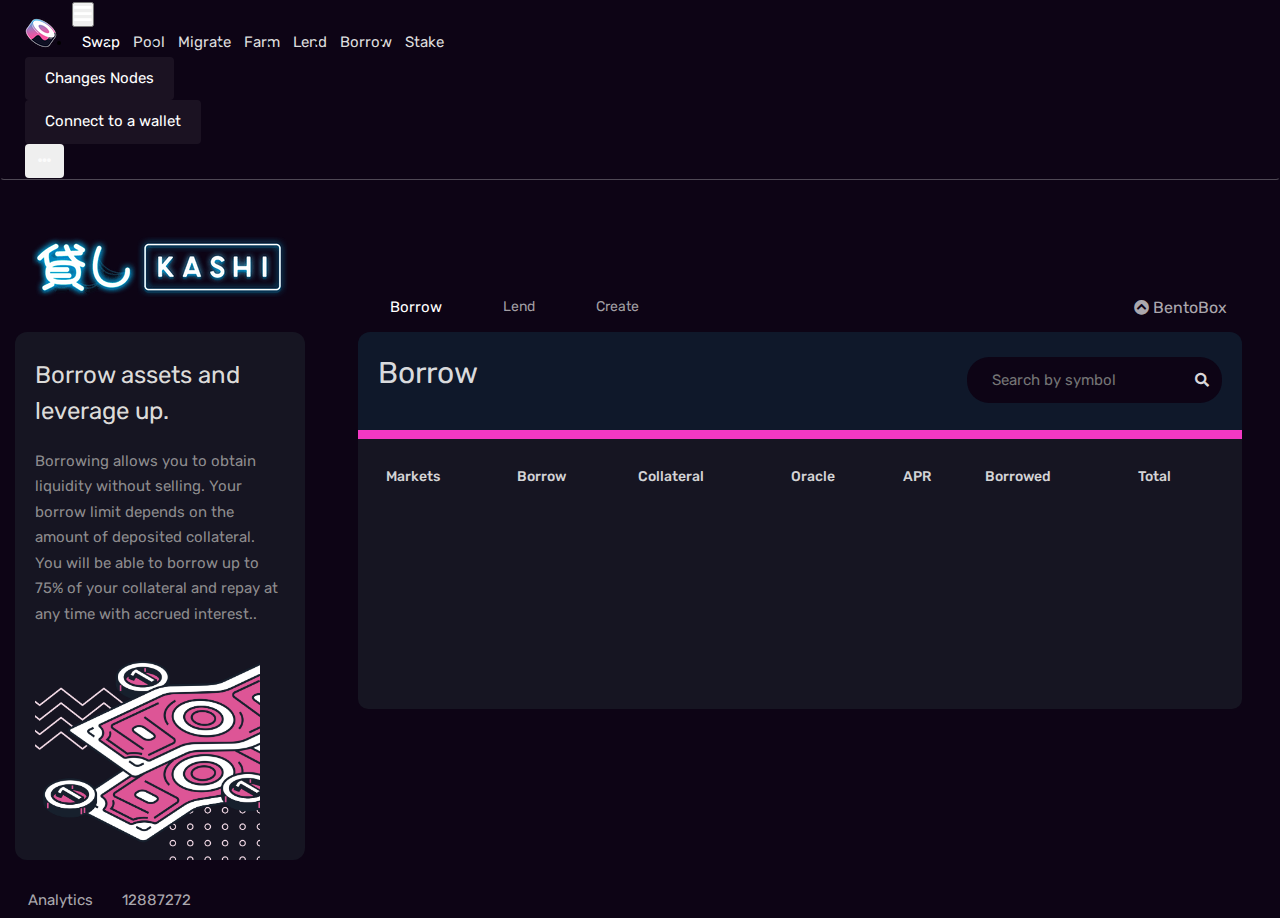
<file: borrow.html>
<!--.....................................................
		File Name: Borrow.html
...................................................... -->
<!DOCTYPE html>
<html lang="en-US">
  <head>
    <!-- basic -->
    <meta charset="utf-8" />
    <meta http-equiv="X-UA-Compatible" content="IE=edge" />

    <!--Moble meta-->
    <meta name="viewport" content="width=device-width, initial-scale=1" />
    <meta name="viewport" content="initial-scale=1, maximum-scale=1" />
    <title>Susi App</title>
    <meta name="keywords" content="" />
    <meta name="description" content="" />
    <meta name="author" content="" />

    <!--load google font -->
    <link
      href="https://fonts.googleapis.com/css2?family=Signika:wght@700&display=swap"
      rel="stylesheet"
    />
    <link
      href="https://fonts.googleapis.com/css2?family=Signika:wght@600&display=swap"
      rel="stylesheet"
    />
    <link
      href="https://fonts.googleapis.com/css2?family=Rubik&display=swap"
      rel="stylesheet"
    />
    <link
      href="https://fonts.googleapis.com/css2?family=Rubik&display=swap"
      rel="stylesheet"
    />
    <link
      href="https://fonts.googleapis.com/css2?family=Peddana&display=swap"
      rel="stylesheet"
    />
    <link
      href="https://fonts.googleapis.com/css2?family=Sora:wght@800&display=swap"
      rel="stylesheet"
    />

    <!--load font aweresome icon all styles -->
    <link href="css/all.css" rel="stylesheet" />

    <!-- site icons -->
    <link rel="icon" href="img/favicon.png" />

    <!--bootstrap css-->
    <link
      rel="stylesheet"
      href="https://stackpath.bootstrapcdn.com/bootstrap/4.5.0/css/bootstrap.min.css"
      integrity="sha384-9aIt2nRpC12Uk9gS9baDl411NQApFmC26EwAOH8WgZl5MYYxFfc+NcPb1dKGj7Sk"
      crossorigin="anonymous"
    />

    <link
      rel="stylesheet"
      href="https://maxcdn.bootstrapcdn.com/bootstrap/3.4.1/css/bootstrap.min.css"
    />
    <script src="https://ajax.googleapis.com/ajax/libs/jquery/3.5.1/jquery.min.js"></script>
    <script src="https://maxcdn.bootstrapcdn.com/bootstrap/3.4.1/js/bootstrap.min.js"></script>

    <!-- Site css -->
    <link rel="stylesheet" href="css/borrow.css" />
    <!-- responsive css -->
    <link rel="stylesheet" href="css/responsive.css" />
  </head>
  <body>
    <!-- Menu start -->
    <header>
      <nav class="navbar navbar-expand-md">
        <div class="container-fluid nav-container topNavbar">
          <a href="#" class="navbar-brand">
            <img src="img/mainLogo.png" alt="" class="img-fluid" />
          </a>
          <button
            type="button"
            class="navbar-toggler togler_icon"
            data-target="#demo1"
            data-toggle="collapse"
          >
            <i class="fas fa-bars"></i>
          </button>
          <div class="collapse navbar-collapse justify-content-left" id="demo1">
            <ul class="navbar-nav">
              <li class="nav-item">
                <a href="swap.html" class="nav-link active">Swap</a>
              </li>
              <li class="nav-item">
                <a href="pool.html" class="nav-link">Pool</a>
              </li>
              <li class="nav-item">
                <a href="migrate.html" class="nav-link">Migrate</a>
              </li>
              <li class="nav-item">
                <a href="farm.html" class="nav-link">Farm</a>
              </li>
              <li class="nav-item">
                <a href="lend.html" class="nav-link">Lend</a>
              </li>
              <li class="nav-item"><a href="#" class="nav-link">Borrow</a></li>
              <li class="nav-item">
                <a href="stake.html" class="nav-link">Stake</a>
              </li>
            </ul>
            <div class="nodeWrap mr-2 menu-node-wrap2">
              <a href="#" class="btn mb-3">Changes Nodes</a>
            </div>
          </div>
          <div class="nodeWrap node-wrap2 mr-2">
            <a href="#" class="btn">Changes Nodes</a>
          </div>
          <div class="nav_right">
            <a
              href=""
              class="btn"
              data-toggle="modal"
              data-target="#exampleModal"
              >Connect to a wallet</a
            >
          </div>
          <!-- Modal -->
          <div
            class="modal fade"
            id="exampleModal"
            tabindex="-1"
            role="dialog"
            aria-labelledby="exampleModalLabel"
            aria-hidden="true"
          >
            <div class="modal-dialog" role="document">
              <div class="modal-content">
                <div class="modal-header">
                  <h3 class="modal-title" id="exampleModalLabel">
                    Select a Wallet
                  </h3>
                  <button
                    type="button"
                    class="close"
                    data-dismiss="modal"
                    aria-label="Close"
                  >
                    <span aria-hidden="true">&times;</span>
                  </button>
                </div>
                <div class="modal-body">
                  <ul>
                    <li>
                      <a href="#"
                        >Install Metamask
                        <img src="img/1.png" alt="" class="ml-4"
                      /></a>
                    </li>
                    <li>
                      <a href="#"
                        >Lattice <img src="img/3.png" alt="" class="ml-4"
                      /></a>
                    </li>
                    <li>
                      <a href="#"
                        >Coinbase Wallet
                        <img src="img/4.png" alt="" class="ml-4"
                      /></a>
                    </li>
                    <li>
                      <a href="#"
                        >Fortmatic <img src="img/5.png" alt="" class="ml-4"
                      /></a>
                    </li>
                    <li>
                      <a href="#"
                        >Portic <img src="img/6.png" alt="" class="ml-4"
                      /></a>
                    </li>
                  </ul>
                </div>
                <div class="modal-footer">
                  <button type="button" class="btn btn-secondary">
                    New to Ethereum?
                  </button>
                  <button type="button" class="btn btn-primary">
                    Learn more about wallets
                  </button>
                </div>
              </div>
            </div>
          </div>
          <!-- Modal -->
          <div
            class="modal fade"
            id="exampleModal4"
            tabindex="-1"
            role="dialog"
            aria-labelledby="exampleModalLabel"
            aria-hidden="true"
          >
            <div class="modal-dialog" role="document">
              <div class="modal-content">
                <div class="modal-header">
                  <h3 class="modal-title" id="exampleModalLabel">
                    Select a token
                  </h3>
                  <button
                    type="button"
                    class="close"
                    data-dismiss="modal"
                    aria-label="Close"
                  >
                    <span aria-hidden="true">&times;</span>
                  </button>
                </div>
                <div class="modal-body modal-main">
                  <input
                    type="text"
                    placeholder="Search by symbol"
                    class="mt-2 w-100 mb-4 modal-input"
                  />
                  <h4
                    class="mt-4 mb-4"
                    data-toggle="tooltip"
                    title="This tokens are commonly pare with others tokens"
                  >
                    Common Bases <i class="fas fa-question-circle question"></i>
                  </h4>
                  <div class="btn-wrap-all">
                    <a href="#" class="btn">WETH</a>
                    <a href="#" class="btn">DAI</a>
                    <a href="#" class="btn">USDC</a>
                    <a href="#" class="btn">USDT</a>
                    <a href="#" class="btn">WBTC</a>
                    <a href="#" class="btn">OLYMPUC</a>
                    <a href="#" class="btn">SUSHI</a>
                    <a href="#" class="btn">ETH</a>
                    <a href="#" class="btn">1INCH</a>
                    <a href="#" class="btn">AAVE</a>
                    <a href="#" class="btn">AKRO</a>
                    <a href="#" class="btn">cyBUSD</a>
                    <a href="#" class="btn">AGLD</a>
                    <a href="#" class="btn">CRV</a>
                    <a href="#" class="btn">CTX</a>
                    <a href="#" class="btn">CRO</a>
                  </div>
                </div>
                <div class="modal-footer" style="justify-content: center">
                  <button
                    type="button"
                    class="btn btn-secondary"
                    style="font-size: 15px; padding: 10px 30px"
                  >
                    Manage Token Lists
                  </button>
                </div>
              </div>
            </div>
          </div>

          <div class="dropdown lastButton">
            <button
              type="button"
              class="btn dropdown-toggle"
              data-toggle="dropdown"
            >
              <i class="fas fa-ellipsis-h"></i>
            </button>
            <div class="dropdown-menu topNavRight languageDropdown">
              <a class="dropdown-item" href="#">Docs</a>
              <a class="dropdown-item" href="#">Dev</a>
              <a class="dropdown-item" href="#">Open Source</a>
              <a class="dropdown-item" href="#">Tools</a>
              <a class="dropdown-item" href="#">Discord </a>
              <a class="dropdown-item" href="#">Vesting</a>
            </div>
          </div>
        </div>
      </nav>
    </header>
    <!-- Menu end -->
    <!-- mobile Menu start -->
    <div class="fixed-bottom">
      <div class="container-fluid">
        <div class="row">
          <div class="col-md-12">
            <div class="nav_right2 float-left">
              <a
                href=""
                class="btn connect"
                data-toggle="modal"
                data-target="#exampleModal"
                >Connect to a wallet</a
              >
            </div>
            <!-- Modal -->
            <div
              class="modal fade"
              id="exampleModal"
              tabindex="-1"
              role="dialog"
              aria-labelledby="exampleModalLabel"
              aria-hidden="true"
            >
              <div class="modal-dialog" role="document">
                <div class="modal-content">
                  <div class="modal-header">
                    <h3 class="modal-title" id="exampleModalLabel">
                      Select a Wallet
                    </h3>
                    <button
                      type="button"
                      class="close"
                      data-dismiss="modal"
                      aria-label="Close"
                    >
                      <span aria-hidden="true">&times;</span>
                    </button>
                  </div>
                  <div class="modal-body">
                    <ul>
                      <li>
                        <a href="#"
                          >Install Metamask
                          <img src="img/1.png" alt="" class="ml-4"
                        /></a>
                      </li>
                      <li>
                        <a href="#"
                          >Lattice <img src="img/3.png" alt="" class="ml-4"
                        /></a>
                      </li>
                      <li>
                        <a href="#"
                          >Coinbase Wallet
                          <img src="img/4.png" alt="" class="ml-4"
                        /></a>
                      </li>
                      <li>
                        <a href="#"
                          >Fortmatic <img src="img/5.png" alt="" class="ml-4"
                        /></a>
                      </li>
                      <li>
                        <a href="#"
                          >Portic <img src="img/6.png" alt="" class="ml-4"
                        /></a>
                      </li>
                    </ul>
                  </div>
                  <div class="modal-footer">
                    <button type="button" class="btn btn-secondary">
                      New to Ethereum?
                    </button>
                    <button type="button" class="btn btn-primary">
                      Learn more about wallets
                    </button>
                  </div>
                </div>
              </div>
            </div>
            <!-- Modal 2-->
            <div
              class="modal fade"
              id="exampleModal4"
              tabindex="-1"
              role="dialog"
              aria-labelledby="exampleModalLabel"
              aria-hidden="true"
            >
              <div class="modal-dialog" role="document">
                <div class="modal-content">
                  <div class="modal-header">
                    <h3 class="modal-title" id="exampleModalLabel">
                      Select a token
                    </h3>
                    <button
                      type="button"
                      class="close"
                      data-dismiss="modal"
                      aria-label="Close"
                    >
                      <span aria-hidden="true">&times;</span>
                    </button>
                  </div>
                  <div class="modal-body modal-main">
                    <input
                      type="text"
                      placeholder="Search by symbol"
                      class="mt-2 w-100 mb-4 modal-input"
                    />
                    <h4
                      class="mt-4 mb-4"
                      data-toggle="tooltip"
                      title="This tokens are commonly pare with others tokens"
                    >
                      Common Bases
                      <i class="fas fa-question-circle question"></i>
                    </h4>
                    <div class="btn-wrap-all">
                      <a href="#" class="btn">WETH</a>
                      <a href="#" class="btn">DAI</a>
                      <a href="#" class="btn">USDC</a>
                      <a href="#" class="btn">USDT</a>
                      <a href="#" class="btn">WBTC</a>
                      <a href="#" class="btn">OLYMPUC</a>
                      <a href="#" class="btn">SUSHI</a>
                      <a href="#" class="btn">ETH</a>
                      <a href="#" class="btn">1INCH</a>
                      <a href="#" class="btn">AAVE</a>
                      <a href="#" class="btn">AKRO</a>
                      <a href="#" class="btn">cyBUSD</a>
                      <a href="#" class="btn">AGLD</a>
                      <a href="#" class="btn">CRV</a>
                      <a href="#" class="btn">CTX</a>
                      <a href="#" class="btn">CRO</a>
                    </div>
                  </div>
                  <div class="modal-footer" style="justify-content: center">
                    <button
                      type="button"
                      class="btn btn-secondary"
                      style="font-size: 15px; padding: 10px 30px"
                    >
                      Manage Token Lists
                    </button>
                  </div>
                </div>
              </div>
            </div>
            <div class="dropdown lastButton2 float-right">
              <button
                type="button"
                class="btn dropdown-toggle"
                data-toggle="dropdown"
              >
                <i class="fas fa-ellipsis-h"></i>
              </button>
              <div class="dropdown-menu">
                <a class="dropdown-item" href="#">Docs</a>
                <a class="dropdown-item" href="#">Dev</a>
                <a class="dropdown-item" href="#">Open Source</a>
                <a class="dropdown-item" href="#">Tools</a>
                <a class="dropdown-item" href="#">Discord </a>
                <a class="dropdown-item" href="#">Vesting</a>
              </div>
            </div>
          </div>
        </div>
      </div>
    </div>
    <!-- mobile  Menu end -->
    <section>
      <div class="container-fluid">
        <div class="row">
          <div class="col-md-3">
            <div class="leftContentWrap">
              <div class="topImage">
                <img src="img/kashi.png" alt="" class="img-fluid" />
              </div>
              <div class="lendWrap">
                <h3>Borrow assets and leverage up.</h3>
                <p>
                  Borrowing allows you to obtain liquidity without selling. Your
                  borrow limit depends on the amount of deposited collateral.
                  You will be able to borrow up to 75% of your collateral and
                  repay at any time with accrued interest..
                </p>
                <img src="img/borrow.png" alt="" class="img-fluid" />
              </div>
            </div>
          </div>
          <div class="col-md-9">
            <div class="content-wrap">
              <div class="tab_content_btn">
                <ul class="nav nav-pills">
                  <li class="active">
                    <a class="btn" data-toggle="pill" href="#home">Borrow</a>
                  </li>
                  <li>
                    <a class="btn" data-toggle="pill" href="#menu1">Lend</a>
                  </li>
                  <li>
                    <a class="btn" data-toggle="pill" href="#menu2">Create</a>
                  </li>
                </ul>
              </div>
              <div class="right_button3 bentobox">
                <a href="#" class="btn"
                  ><i class="fas fa-chevron-circle-up"></i> BentoBox</a
                >
              </div>
              <div class="tab-content">
                <div id="home" class="tab-pane fade in active">
                  <div class="topWrapper">
                    <div class="headingWrap">
                      <h2>Borrow</h2>
                    </div>
                    <div class="form-wrap">
                      <form action="">
                        <input
                          type="text"
                          placeholder="Search by symbol"
                          class="w-100"
                        />
                        <a href="#" class="btn"
                          ><i class="fas fa-search"></i
                        ></a>
                      </form>
                    </div>
                    <div class="clearfix"></div>
                  </div>
                  <div class="bottomTableWrap">
                    <div class="table-responsive-md">
                      <table class="table">
                        <thead>
                          <tr>
                            <th><a href="#" class="table_Item">Markets</a></th>
                            <th><a href="#" class="table_Item">Borrow</a></th>
                            <th>
                              <a href="#" class="table_Item">Collateral</a>
                            </th>
                            <th><a href="#" class="table_Item">Oracle</a></th>
                            <th><a href="#" class="table_Item">APR</a></th>
                            <th><a href="#" class="table_Item">Borrowed</a></th>
                            <th><a href="#" class="table_Item">Total</a></th>
                          </tr>
                        </thead>
                        <tbody>
                          <tr></tr>
                        </tbody>
                      </table>
                    </div>
                  </div>
                </div>
                <div id="menu1" class="tab-pane fade">
                  <div class="topWrapper" style="border-color: #0993ec">
                    <div class="headingWrap">
                      <h2>Lending</h2>
                    </div>
                    <div class="form-wrap">
                      <form action="">
                        <input
                          type="text"
                          placeholder="Search by symbol"
                          class="w-100"
                        />
                        <a href="#" class="btn"
                          ><i class="fas fa-search"></i
                        ></a>
                      </form>
                    </div>
                    <div class="clearfix"></div>
                  </div>
                  <div class="bottomTableWrap">
                    <div class="table-responsive-md">
                      <table class="table">
                        <thead>
                          <tr>
                            <th><a href="#" class="table_Item">Markets</a></th>
                            <th><a href="#" class="table_Item">Lending</a></th>
                            <th>
                              <a href="#" class="table_Item">Collateral</a>
                            </th>
                            <th><a href="#" class="table_Item">Oracle</a></th>
                            <th><a href="#" class="table_Item">APR</a></th>
                            <th><a href="#" class="table_Item">Borrowed</a></th>
                            <th><a href="#" class="table_Item">Total</a></th>
                          </tr>
                        </thead>
                        <tbody>
                          <tr></tr>
                        </tbody>
                      </table>
                    </div>
                  </div>
                </div>
                <div id="menu2" class="tab-pane fade">
                  <div class="marketWrap">
                    <h2>Create a Market</h2>
                  </div>
                  <div class="createWrap">
                    <div class="create1">
                      <div
                        class="first-tab-first-row thirdRow mt-2 pay-btn payElement"
                      >
                        <img src="img/1.jpg" alt="" class="img-fluid" />
                        <a class="btn payLink" style="color: #efe5e573"
                          >Collateral</a
                        >
                        <a
                          href="#"
                          class="btn select-button"
                          data-toggle="modal"
                          data-target="#exampleModal4"
                          >Select Token</a
                        >
                        <div class="clearfix"></div>
                      </div>
                    </div>
                    <div class="create2">
                      <div
                        class="first-tab-first-row thirdRow mt-2 pay-btn payElement"
                      >
                        <img src="img/1.jpg" alt="" class="img-fluid" />
                        <a class="btn payLink" style="color: #efe5e573"
                          >Asset</a
                        >
                        <a
                          href="#"
                          class="btn select-button"
                          data-toggle="modal"
                          data-target="#exampleModal4"
                          >Select Token</a
                        >
                        <div class="clearfix"></div>
                      </div>
                      <div class="clearfix"></div>
                    </div>
                    <div class="clearfix"></div>
                    <div class="bottomSelectButton">
                      <a
                        href="#"
                        class="btn"
                        data-toggle="modal"
                        data-target="#exampleModal"
                        >Connect to a wallet</a
                      >
                    </div>
                  </div>
                </div>
              </div>
            </div>
            <!--contentwrap-->
          </div>
        </div>
      </div>
    </section>
    <!-- footer  section start -->
    <footer>
      <div class="container-fluid">
        <div class="row">
          <div class="col-md-12">
            <div class="button-wrap">
              <a href="#" class="btn float-left">Analytics</a>
              <a href="#" class="btn float-right">12887272</a>
            </div>
          </div>
        </div>
      </div>
    </footer>
    <!-- footer  section end -->
    <!-- JS, Popper.js, and jQuery -->
    <script
      src="https://code.jquery.com/jquery-3.5.1.slim.min.js"
      integrity="sha384-DfXdz2htPH0lsSSs5nCTpuj/zy4C+OGpamoFVy38MVBnE+IbbVYUew+OrCXaRkfj"
      crossorigin="anonymous"
    ></script>
    <script
      src="https://cdn.jsdelivr.net/npm/popper.js@1.16.0/dist/umd/popper.min.js"
      integrity="sha384-Q6E9RHvbIyZFJoft+2mJbHaEWldlvI9IOYy5n3zV9zzTtmI3UksdQRVvoxMfooAo"
      crossorigin="anonymous"
    ></script>
    <script
      src="https://stackpath.bootstrapcdn.com/bootstrap/4.5.0/js/bootstrap.min.js"
      integrity="sha384-OgVRvuATP1z7JjHLkuOU7Xw704+h835Lr+6QL9UvYjZE3Ipu6Tp75j7Bh/kR0JKI"
      crossorigin="anonymous"
    ></script>
  </body>
</html>
<!--...................End Here borrow.html File......... -->
</file>
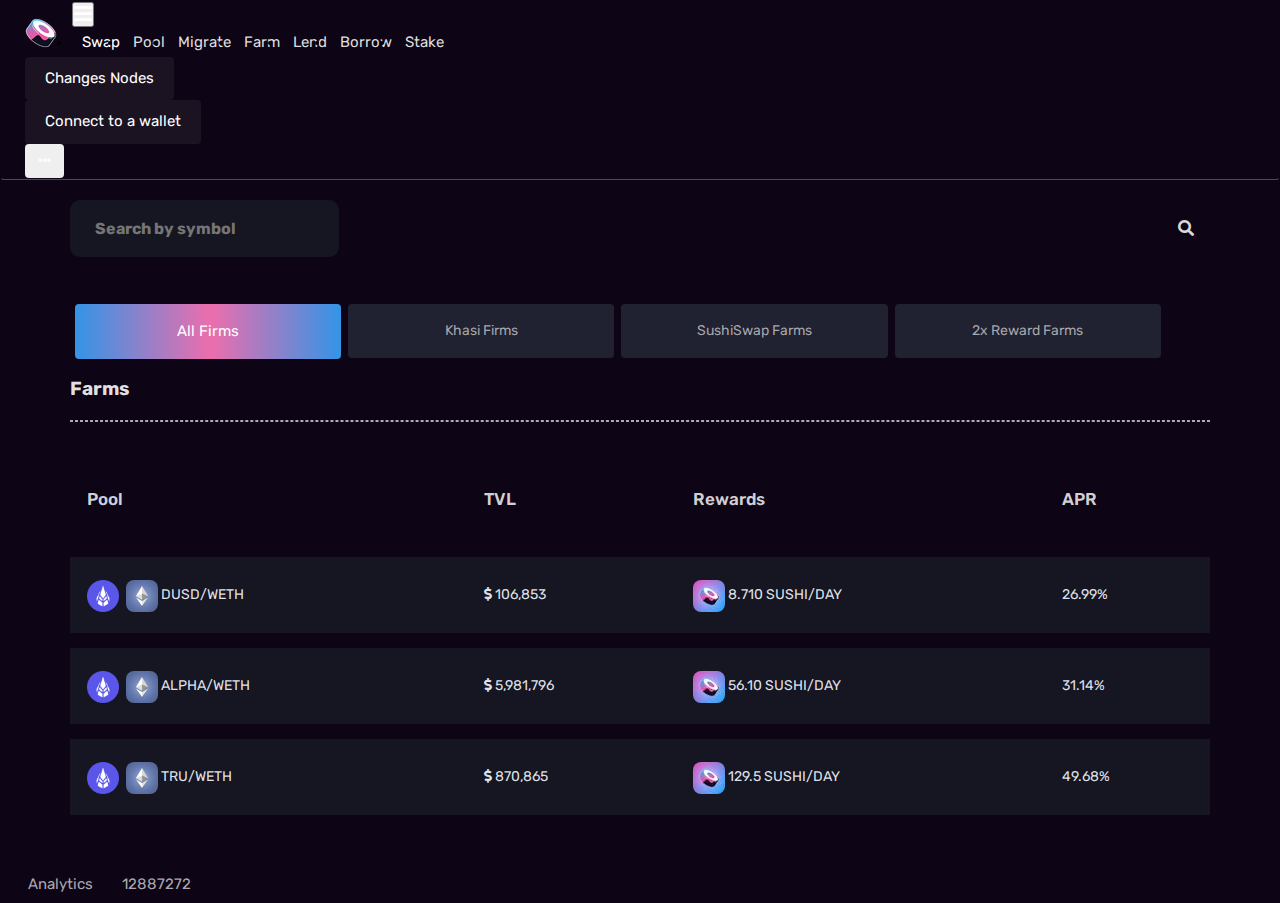
<file: farm.html>
<!--.....................................................
		File Name: farm.html
...................................................... -->
<!DOCTYPE HTML>
<html lang="en-US">
	<head>
		<!-- basic -->
		<meta charset="utf-8">
		<meta http-equiv="X-UA-Compatible" content="IE=edge">
		
		<!--Moble meta-->
		<meta name="viewport" content="width=device-width, initial-scale=1">
		<meta name="viewport" content="initial-scale=1, maximum-scale=1">
		<title>Susi App</title>
		<meta name="keywords" content="">
		<meta name="description" content="">
		<meta name="author" content="">
		
		<!--load google font -->
		<link href="https://fonts.googleapis.com/css2?family=Signika:wght@700&display=swap" rel="stylesheet">
		<link href="https://fonts.googleapis.com/css2?family=Signika:wght@600&display=swap" rel="stylesheet">
		<link href="https://fonts.googleapis.com/css2?family=Rubik&display=swap" rel="stylesheet">
		<link href="https://fonts.googleapis.com/css2?family=Rubik&display=swap" rel="stylesheet">
		<link href="https://fonts.googleapis.com/css2?family=Peddana&display=swap" rel="stylesheet">
		<link href="https://fonts.googleapis.com/css2?family=Sora:wght@800&display=swap" rel="stylesheet">
		
		<!--load font aweresome icon all styles -->
		<link href="css/all.css" rel="stylesheet"> 
		
		<!-- site icons -->
		<link rel="icon" href="img/favicon.png" type="" />
		
		<!--bootstrap css-->
		<link rel="stylesheet" href="https://stackpath.bootstrapcdn.com/bootstrap/4.5.0/css/bootstrap.min.css" integrity="sha384-9aIt2nRpC12Uk9gS9baDl411NQApFmC26EwAOH8WgZl5MYYxFfc+NcPb1dKGj7Sk" crossorigin="anonymous">
		
		<link rel="stylesheet" href="https://maxcdn.bootstrapcdn.com/bootstrap/3.4.1/css/bootstrap.min.css">
		<script src="https://ajax.googleapis.com/ajax/libs/jquery/3.5.1/jquery.min.js"></script>
		<script src="https://maxcdn.bootstrapcdn.com/bootstrap/3.4.1/js/bootstrap.min.js"></script>

		<!-- Site css -->
		<link rel="stylesheet" href="css/farm.css" />
		<!-- responsive css -->
		<link rel="stylesheet" href="css/responsive.css" />
		
	</head>
	<body>
		<!-- Menu start -->
		<header>
			<nav class="navbar navbar-expand-md">
				<div class="container-fluid nav-container topNavbar">
					<a href="#" class="navbar-brand">
						<img src="img/mainLogo.png" alt="" class="img-fluid"/>
					</a>
					<button type="button" class="navbar-toggler togler_icon" data-target="#demo1" data-toggle="collapse"><i class="fas fa-bars"></i></button>
					<div class="collapse navbar-collapse justify-content-left" id="demo1">
						<ul class="navbar-nav"">
							<li class="nav-item"><a href="index.html" class="nav-link active">Swap</a></li>
							<li class="nav-item"><a href="pool.html" class="nav-link">Pool</a></li>
							<li class="nav-item"><a href="migrate.html" class="nav-link">Migrate</a></li>
							<li class="nav-item"><a href="#" class="nav-link">Farm</a></li>
							<li class="nav-item"><a href="lend.html" class="nav-link">Lend</a></li>
							<li class="nav-item"><a href="borrow.html" class="nav-link">Borrow</a></li>
							<li class="nav-item"><a href="stake.html" class="nav-link">Stake</a></li>
						</ul>
						<div class="nodeWrap mr-2 menu-node-wrap2">
							<a href="#" class="btn mb-3">Changes Nodes</a>
						</div>
					</div>
					<div class="nodeWrap node-wrap2 mr-2">
						<a href="#" class="btn">Changes Nodes</a>
					</div>
					<div class="nav_right">
						<a href="" class="btn" data-toggle="modal" data-target="#exampleModal">Connect to a wallet</a>
					</div>
					<!-- Modal -->
					<div class="modal fade" id="exampleModal" tabindex="-1" role="dialog" aria-labelledby="exampleModalLabel" aria-hidden="true">
						<div class="modal-dialog" role="document">
							<div class="modal-content">
							    <div class="modal-header">
									<h3 class="modal-title" id="exampleModalLabel">Select a Wallet</h3>
									<button type="button" class="close" data-dismiss="modal" aria-label="Close">
										<span aria-hidden="true">&times;</span>
									</button>
							    </div>
							    <div class="modal-body">
									<ul >
										<li><a href="#">Install Metamask <img src="img/1.png" alt=""class="ml-4" /></a></li>
										<li><a href="#">Lattice <img src="img/3.png" alt=""class="ml-4" /></a></li>
										<li><a href="#">Coinbase Wallet <img src="img/4.png" alt=""class="ml-4" /></a></li>
										<li><a href="#">Fortmatic <img src="img/5.png" alt=""class="ml-4" /></a></li>
										<li><a href="#">Portic <img src="img/6.png" alt=""class="ml-4" /></a></li>
									</ul>
							    </div>
								<div class="modal-footer">
									<button type="button" class="btn btn-secondary">New to Ethereum?</button>
									<button type="button" class="btn btn-primary">Learn more about wallets</button>
								</div>
							</div>
						</div>
					</div>					
					
					<div class="dropdown lastButton">
						<button type="button" class="btn dropdown-toggle" data-toggle="dropdown">
							<i class="fas fa-ellipsis-h"></i>
						</button>
						<div class="dropdown-menu topNavRight languageDropdown">
							<a class="dropdown-item" href="#">Docs</a>
							<a class="dropdown-item" href="#">Dev</a>
							<a class="dropdown-item" href="#">Open Source</a>
							<a class="dropdown-item" href="#">Tools</a>
							<a class="dropdown-item" href="#">Discord </a>
							<a class="dropdown-item" href="#">Vesting</a>
						</div>
					</div>
					
				</div>
			</nav>
		</header>	
		<!-- Menu end -->
		<!-- mobile Menu start -->
		<div class="fixed-bottom">
			<div class="container-fluid">
				<div class="row">
					<div class="col-md-12">
						<div class="nav_right2 float-left">
							<a href="" class="btn connect"data-toggle="modal" data-target="#exampleModal" >Connect to a wallet</a>
						</div>
						<!-- Modal -->
						<div class="modal fade" id="exampleModal" tabindex="-1" role="dialog" aria-labelledby="exampleModalLabel" aria-hidden="true">
							<div class="modal-dialog" role="document">
								<div class="modal-content">
									<div class="modal-header">
										<h3 class="modal-title" id="exampleModalLabel">Select a Wallet</h3>
										<button type="button" class="close" data-dismiss="modal" aria-label="Close">
											<span aria-hidden="true">&times;</span>
										</button>
									</div>
									<div class="modal-body">
										<ul >
											<li><a href="#">Install Metamask <img src="img/1.png" alt=""class="ml-4" /></a></li>
											<li><a href="#">Lattice <img src="img/3.png" alt=""class="ml-4" /></a></li>
											<li><a href="#">Coinbase Wallet <img src="img/4.png" alt=""class="ml-4" /></a></li>
											<li><a href="#">Fortmatic <img src="img/5.png" alt=""class="ml-4" /></a></li>
											<li><a href="#">Portic <img src="img/6.png" alt=""class="ml-4" /></a></li>
										</ul>
									</div>
									<div class="modal-footer">
										<button type="button" class="btn btn-secondary">New to Ethereum?</button>
										<button type="button" class="btn btn-primary">Learn more about wallets</button>
									</div>
								</div>
							</div>
						</div>	
						<div class="dropdown lastButton2 float-right">
							<button type="button" class="btn dropdown-toggle" data-toggle="dropdown">
								<i class="fas fa-ellipsis-h"></i>
							</button>
							<div class="dropdown-menu">
								<a class="dropdown-item" href="#">Docs</a>
								<a class="dropdown-item" href="#">Dev</a>
								<a class="dropdown-item" href="#">Open Source</a>
								<a class="dropdown-item" href="#">Tools</a>
								<a class="dropdown-item" href="#">Discord </a>
								<a class="dropdown-item" href="#">Vesting</a>
							</div>
						</div>
					</div>
				</div>
			</div>
		</div>
		<!-- mobile  Menu end -->
		<section>
			<div class="container">
				<div class="row">
					<div class="col-md-12">
						<div class="form-wrap">
							<form action="">
								<input type="text" placeholder="Search by symbol" class="w-100"/>
								<a href="#" class="btn"><i class="fas fa-search"></i></a>
							</form>
						</div>
						
					</div>
				</div>
				<div class="row">
					<div class="col-md-12">
						<div class="content-wrap">
							<div class="tab_content_btn">
								<ul class="nav nav-pills">
									<li class="active"><a class="btn" data-toggle="pill" href="#home">All Firms</a></li>
									<li><a class="btn" data-toggle="pill" href="#menu1">Khasi Firms</a></li>
									<li><a class="btn" data-toggle="pill" href="#menu2">SushiSwap Farms</a></li>
									<li><a class="btn" data-toggle="pill" href="#menu3">2x Reward Farms</a></li>
								</ul>
							</div>	
							<div class="middleText mt-5">
								<h4>Farms</h4>
								<hr />
							</div>
							<div class="tab-content">
								<div id="home" class="tab-pane fade in active">
									<div class="bottomTableWrap">
										<div class="table-responsive-md">
											<table class="table mainTable">
												<thead>
													<tr>
														<th><a href="#" class="table_Item">Pool</a></th>
														<th><a href="#" class="table_Item">TVL</a></th>
														<th><a href="#" class="table_Item">Rewards</a></th>
														<th><a href="#" class="table_Item">APR</a></th>
													</tr>
												</thead>
												<tbody>
													
													<tr class="firstRow">
														<td>
															<img src="img/farm1.png" alt="" class="img-fluid imageFirst" />
															<img src="img/1.jpg" alt="" class="img-fluid imageSecond mr-2" />
															<span>DUSD/WETH</span>
														</td>	
														<td><i class="fas fa-dollar-sign"></i> 106,853</td>
														<td>
															<img src="img/third.jpg" alt="" class="img-fluid imageSecond2 mr-2" />
															<span>8.710 SUSHI/DAY</span>
														</td>
														<td>
															<span>26.99%</span>
														</td>
														
													</tr>
													
													<tr class="firstRow">
														<td>
															<img src="img/farm1.png" alt="" class="img-fluid imageFirst" />
															<img src="img/1.jpg" alt="" class="img-fluid imageSecond mr-2" />
															<span>ALPHA/WETH</span>
														</td>	
														<td><i class="fas fa-dollar-sign"></i> 5,981,796</td>
														<td>
															<img src="img/third.jpg" alt="" class="img-fluid imageSecond2 mr-2" />
															<span>56.10 SUSHI/DAY</span>
														</td>
														<td>
															<span>31.14%</span>
														</td>
														
													</tr>
													<tr class="firstRow">
														<td>
															<img src="img/farm1.png" alt="" class="img-fluid imageFirst" />
															<img src="img/1.jpg" alt="" class="img-fluid imageSecond mr-2" />
															<span>TRU/WETH</span>
														</td>	
														<td><i class="fas fa-dollar-sign"></i> 870,865</td>
														<td>
															<img src="img/third.jpg" alt="" class="img-fluid imageSecond2 mr-2" />
															<span>129.5 SUSHI/DAY</span>
														</td>
														<td>
															<span>49.68%</span>
														</td>
														
													</tr>
												</tbody>											
											</table>
										</div>
									</div>
								</div>
								<div id="menu1" class="tab-pane fade">
									<div class="bottomTableWrap">
										<div class="table-responsive-md">
											<table class="table mainTable">
												<thead>
													<tr>
														<th><a href="#" class="table_Item">Pool</a></th>
														<th><a href="#" class="table_Item">TVL</a></th>
														<th><a href="#" class="table_Item">Rewards</a></th>
														<th><a href="#" class="table_Item">APR</a></th>
													</tr>
												</thead>
												<tbody>
													
													<tr class="firstRow">
														<td>
															<img src="img/farm1.png" alt="" class="img-fluid imageFirst" />
															<img src="img/1.jpg" alt="" class="img-fluid imageSecond mr-2" />
															<span>WETH/CRETH2</span>
														</td>	
														<td><i class="fas fa-dollar-sign"></i> 4,217,757</td>
														<td>
															<img src="img/third.jpg" alt="" class="img-fluid imageSecond2 mr-2" />
															<span>8.710 SUSHI/DAY</span>
														</td>
														<td>
															<span>43.15%</span>
														</td>
														
													</tr>
													<tr class="firstRow">
														<td>
															<img src="img/farm1.png" alt="" class="img-fluid imageFirst" />
															<img src="img/1.jpg" alt="" class="img-fluid imageSecond mr-2" />
															<span>ALPHA/WETH</span>
														</td>	
														<td><i class="fas fa-dollar-sign"></i> 5,981,796</td>
														<td>
															<img src="img/third.jpg" alt="" class="img-fluid imageSecond2 mr-2" />
															<span>56.10 SUSHI/DAY</span>
														</td>
														<td>
															<span>31.14%</span>
														</td>
														
													</tr>
													<tr class="firstRow">
														<td>
															<img src="img/farm1.png" alt="" class="img-fluid imageFirst" />
															<img src="img/1.jpg" alt="" class="img-fluid imageSecond mr-2" />
															<span>DUSD/WETH</span>
														</td>	
														<td><i class="fas fa-dollar-sign"></i> 106,853</td>
														<td>
															<img src="img/third.jpg" alt="" class="img-fluid imageSecond2 mr-2" />
															<span>8.710 SUSHI/DAY</span>
														</td>
														<td>
															<span>26.99%</span>
														</td>
														
													</tr>
													<tr class="firstRow">
														<td>
															<img src="img/farm1.png" alt="" class="img-fluid imageFirst" />
															<img src="img/1.jpg" alt="" class="img-fluid imageSecond mr-2" />
															<span>TRU/WETH</span>
														</td>	
														<td><i class="fas fa-dollar-sign"></i> 870,865</td>
														<td>
															<img src="img/third.jpg" alt="" class="img-fluid imageSecond2 mr-2" />
															<span>129.5 SUSHI/DAY</span>
														</td>
														<td>
															<span>49.68%</span>
														</td>
														
													</tr>
												</tbody>											
											</table>
										</div>
									</div>
								</div>
								<div id="menu2" class="tab-pane fade">
									<div class="bottomTableWrap">
										<div class="table-responsive-md">
											<table class="table mainTable">
												<thead>
													<tr>
														<th><a href="#" class="table_Item">Pool</a></th>
														<th><a href="#" class="table_Item">TVL</a></th>
														<th><a href="#" class="table_Item">Rewards</a></th>
														<th><a href="#" class="table_Item">APR</a></th>
													</tr>
												</thead>
												<tbody>
													<tr class="firstRow">
														<td>
															<img src="img/farm1.png" alt="" class="img-fluid imageFirst" />
															<img src="img/1.jpg" alt="" class="img-fluid imageSecond mr-2" />
															<span>DUSD/WETH</span>
														</td>	
														<td><i class="fas fa-dollar-sign"></i> 106,853</td>
														<td>
															<img src="img/third.jpg" alt="" class="img-fluid imageSecond2 mr-2" />
															<span>8.710 SUSHI/DAY</span>
														</td>
														<td>
															<span>26.99%</span>
														</td>
														
													</tr>
													<tr class="firstRow">
														<td>
															<img src="img/farm1.png" alt="" class="img-fluid imageFirst" />
															<img src="img/1.jpg" alt="" class="img-fluid imageSecond mr-2" />
															<span>WETH/CRETH2</span>
														</td>	
														<td><i class="fas fa-dollar-sign"></i> 4,217,757</td>
														<td>
															<img src="img/third.jpg" alt="" class="img-fluid imageSecond2 mr-2" />
															<span>8.710 SUSHI/DAY</span>
														</td>
														<td>
															<span>43.15%</span>
														</td>
														
													</tr>
													<tr class="firstRow">
														<td>
															<img src="img/farm1.png" alt="" class="img-fluid imageFirst" />
															<img src="img/1.jpg" alt="" class="img-fluid imageSecond mr-2" />
															<span>ALPHA/WETH</span>
														</td>	
														<td><i class="fas fa-dollar-sign"></i> 5,981,796</td>
														<td>
															<img src="img/third.jpg" alt="" class="img-fluid imageSecond2 mr-2" />
															<span>56.10 SUSHI/DAY</span>
														</td>
														<td>
															<span>31.14%</span>
														</td>
														
													</tr>
													<tr class="firstRow">
														<td>
															<img src="img/farm1.png" alt="" class="img-fluid imageFirst" />
															<img src="img/1.jpg" alt="" class="img-fluid imageSecond mr-2" />
															<span>TRU/WETH</span>
														</td>	
														<td><i class="fas fa-dollar-sign"></i> 870,865</td>
														<td>
															<img src="img/third.jpg" alt="" class="img-fluid imageSecond2 mr-2" />
															<span>129.5 SUSHI/DAY</span>
														</td>
														<td>
															<span>49.68%</span>
														</td>
														
													</tr>
												</tbody>											
											</table>
										</div>
									</div>
								</div>
								<div id="menu3" class="tab-pane fade">
									<div class="bottomTableWrap">
										<div class="table-responsive-md">
											<table class="table mainTable">
												<thead>
													<tr>
														<th><a href="#" class="table_Item">Pool</a></th>
														<th><a href="#" class="table_Item">TVL</a></th>
														<th><a href="#" class="table_Item">Rewards</a></th>
														<th><a href="#" class="table_Item">APR</a></th>
													</tr>
												</thead>
												<tbody>
													<tr class="firstRow">
														<td>
															<img src="img/farm1.png" alt="" class="img-fluid imageFirst" />
															<img src="img/1.jpg" alt="" class="img-fluid imageSecond mr-2" />
															<span>ALPHA/WETH</span>
														</td>	
														<td><i class="fas fa-dollar-sign"></i> 5,981,796</td>
														<td>
															<img src="img/third.jpg" alt="" class="img-fluid imageSecond2 mr-2" />
															<span>56.10 SUSHI/DAY</span>
														</td>
														<td>
															<span>31.14%</span>
														</td>
														
													</tr>
													<tr class="firstRow">
														<td>
															<img src="img/farm1.png" alt="" class="img-fluid imageFirst" />
															<img src="img/1.jpg" alt="" class="img-fluid imageSecond mr-2" />
															<span>TRU/WETH</span>
														</td>	
														<td><i class="fas fa-dollar-sign"></i> 870,865</td>
														<td>
															<img src="img/third.jpg" alt="" class="img-fluid imageSecond2 mr-2" />
															<span>129.5 SUSHI/DAY</span>
														</td>
														<td>
															<span>49.68%</span>
														</td>
														
													</tr>
													<tr class="firstRow">
														<td>
															<img src="img/farm1.png" alt="" class="img-fluid imageFirst" />
															<img src="img/1.jpg" alt="" class="img-fluid imageSecond mr-2" />
															<span>DUSD/WETH</span>
														</td>	
														<td><i class="fas fa-dollar-sign"></i> 106,853</td>
														<td>
															<img src="img/third.jpg" alt="" class="img-fluid imageSecond2 mr-2" />
															<span>8.710 SUSHI/DAY</span>
														</td>
														<td>
															<span>26.99%</span>
														</td>
														
													</tr>
													<tr class="firstRow">
														<td>
															<img src="img/farm1.png" alt="" class="img-fluid imageFirst" />
															<img src="img/1.jpg" alt="" class="img-fluid imageSecond mr-2" />
															<span>WETH/CRETH2</span>
														</td>	
														<td><i class="fas fa-dollar-sign"></i> 4,217,757</td>
														<td>
															<img src="img/third.jpg" alt="" class="img-fluid imageSecond2 mr-2" />
															<span>8.710 SUSHI/DAY</span>
														</td>
														<td>
															<span>43.15%</span>
														</td>
														
													</tr>
													
												</tbody>											
											</table>
										</div>
									</div>
								</div>
							</div>	
						
						</div><!--contentwrap-->
						
					</div>
				</div>
			</div>
		</section>
		<!-- footer  section start -->
		<footer>
			<div class="container-fluid">
				<div class="row">
					<div class="col-md-12">
						<div class="button-wrap">
							<a href="#" class="btn float-left">Analytics</a>
							<a href="#" class="btn float-right">12887272</a>
						</div>
					</div>
				</div>
			</div>
		</footer>
		<!-- footer  section end -->	
		<!-- JS, Popper.js, and jQuery -->
		<script src="https://code.jquery.com/jquery-3.5.1.slim.min.js" integrity="sha384-DfXdz2htPH0lsSSs5nCTpuj/zy4C+OGpamoFVy38MVBnE+IbbVYUew+OrCXaRkfj" crossorigin="anonymous"></script>
		<script src="https://cdn.jsdelivr.net/npm/popper.js@1.16.0/dist/umd/popper.min.js" integrity="sha384-Q6E9RHvbIyZFJoft+2mJbHaEWldlvI9IOYy5n3zV9zzTtmI3UksdQRVvoxMfooAo" crossorigin="anonymous"></script>
		<script src="https://stackpath.bootstrapcdn.com/bootstrap/4.5.0/js/bootstrap.min.js" integrity="sha384-OgVRvuATP1z7JjHLkuOU7Xw704+h835Lr+6QL9UvYjZE3Ipu6Tp75j7Bh/kR0JKI" crossorigin="anonymous"></script>
		
		
		
	</body>
</html>
<!--...................End Here farm.html File......... -->
</file>
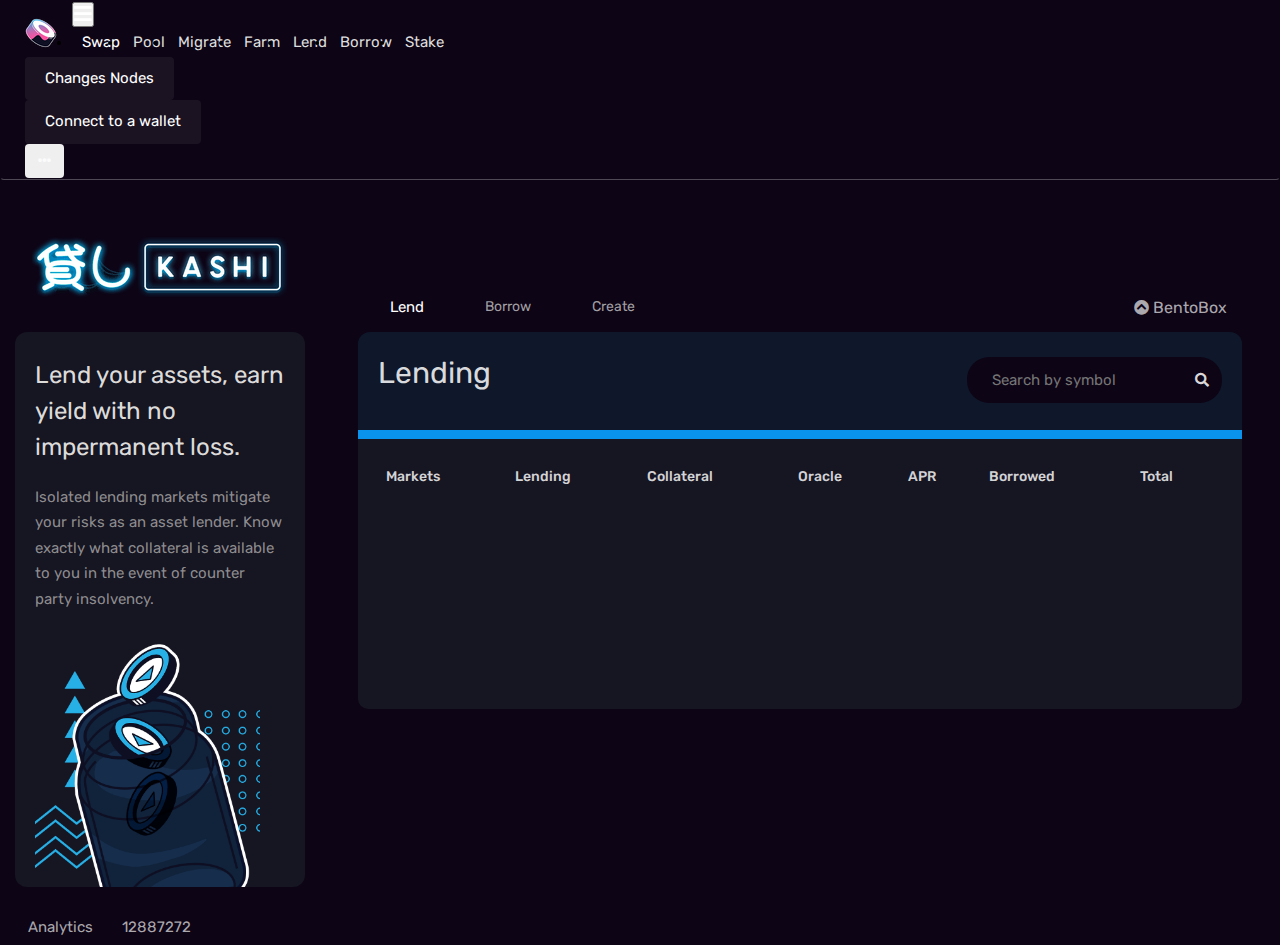
<file: lend.html>
<!--.....................................................
		File Name: lend.html
...................................................... -->
<!DOCTYPE HTML>
<html lang="en-US">
	<head>
		<!-- basic -->
		<meta charset="utf-8">
		<meta http-equiv="X-UA-Compatible" content="IE=edge">
		
		<!--Moble meta-->
		<meta name="viewport" content="width=device-width, initial-scale=1">
		<meta name="viewport" content="initial-scale=1, maximum-scale=1">
		<title>Susi App</title>
		<meta name="keywords" content="">
		<meta name="description" content="">
		<meta name="author" content="">
		
		<!--load google font -->
		<link href="https://fonts.googleapis.com/css2?family=Signika:wght@700&display=swap" rel="stylesheet">
		<link href="https://fonts.googleapis.com/css2?family=Signika:wght@600&display=swap" rel="stylesheet">
		<link href="https://fonts.googleapis.com/css2?family=Rubik&display=swap" rel="stylesheet">
		<link href="https://fonts.googleapis.com/css2?family=Rubik&display=swap" rel="stylesheet">
		<link href="https://fonts.googleapis.com/css2?family=Peddana&display=swap" rel="stylesheet">
		<link href="https://fonts.googleapis.com/css2?family=Sora:wght@800&display=swap" rel="stylesheet">
		
		<!--load font aweresome icon all styles -->
		<link href="css/all.css" rel="stylesheet"> 
		
		<!-- site icons -->
		<link rel="icon" href="img/favicon.png" type="" />
		
		<!--bootstrap css-->
		<link rel="stylesheet" href="https://stackpath.bootstrapcdn.com/bootstrap/4.5.0/css/bootstrap.min.css" integrity="sha384-9aIt2nRpC12Uk9gS9baDl411NQApFmC26EwAOH8WgZl5MYYxFfc+NcPb1dKGj7Sk" crossorigin="anonymous">
		
		<link rel="stylesheet" href="https://maxcdn.bootstrapcdn.com/bootstrap/3.4.1/css/bootstrap.min.css">
		<script src="https://ajax.googleapis.com/ajax/libs/jquery/3.5.1/jquery.min.js"></script>
		<script src="https://maxcdn.bootstrapcdn.com/bootstrap/3.4.1/js/bootstrap.min.js"></script>

		<!-- Site css -->
		<link rel="stylesheet" href="css/lend.css" />
		<!-- responsive css -->
		<link rel="stylesheet" href="css/responsive.css" />
		
	</head>
	<body>
		<!-- Menu start -->
		<header>
			<nav class="navbar navbar-expand-md">
				<div class="container-fluid nav-container topNavbar">
					<a href="#" class="navbar-brand">
						<img src="img/mainLogo.png" alt="" class="img-fluid"/>
					</a>
					<button type="button" class="navbar-toggler togler_icon" data-target="#demo1" data-toggle="collapse"><i class="fas fa-bars"></i></button>
					<div class="collapse navbar-collapse justify-content-left" id="demo1">
						<ul class="navbar-nav"">
							<li class="nav-item"><a href="swap.html" class="nav-link active">Swap</a></li>
							<li class="nav-item"><a href="pool.html" class="nav-link">Pool</a></li>
							<li class="nav-item"><a href="migrate.html" class="nav-link">Migrate</a></li>
							<li class="nav-item"><a href="farm.html" class="nav-link">Farm</a></li>
							<li class="nav-item"><a href="#" class="nav-link">Lend</a></li>
							<li class="nav-item"><a href="borrow.html" class="nav-link">Borrow</a></li>
							<li class="nav-item"><a href="stake.html" class="nav-link">Stake</a></li>
						</ul>
						<div class="nodeWrap mr-2 menu-node-wrap2">
							<a href="#" class="btn mb-3">Changes Nodes</a>
						</div>
					</div>
					<div class="nodeWrap node-wrap2 mr-2">
						<a href="#" class="btn">Changes Nodes</a>
					</div>
					<div class="nav_right">
						<a href="" class="btn" data-toggle="modal" data-target="#exampleModal">Connect to a wallet</a>
					</div>
					
					<!-- Modal -->
					<div class="modal fade" id="exampleModal" tabindex="-1" role="dialog" aria-labelledby="exampleModalLabel" aria-hidden="true">
						<div class="modal-dialog" role="document">
							<div class="modal-content">
							    <div class="modal-header">
									<h3 class="modal-title" id="exampleModalLabel">Select a Wallet</h3>
									<button type="button" class="close" data-dismiss="modal" aria-label="Close">
										<span aria-hidden="true">&times;</span>
									</button>
							    </div>
							    <div class="modal-body">
									<ul >
										<li><a href="#">Install Metamask <img src="img/1.png" alt=""class="ml-4" /></a></li>
										<li><a href="#">Lattice <img src="img/3.png" alt=""class="ml-4" /></a></li>
										<li><a href="#">Coinbase Wallet <img src="img/4.png" alt=""class="ml-4" /></a></li>
										<li><a href="#">Fortmatic <img src="img/5.png" alt=""class="ml-4" /></a></li>
										<li><a href="#">Portic <img src="img/6.png" alt=""class="ml-4" /></a></li>
									</ul>
							    </div>
								<div class="modal-footer">
									<button type="button" class="btn btn-secondary">New to Ethereum?</button>
									<button type="button" class="btn btn-primary">Learn more about wallets</button>
								</div>
							</div>
						</div>
					</div>
					<div class="modal fade" id="exampleModal3" tabindex="-1" role="dialog" aria-labelledby="exampleModalLabel" aria-hidden="true">
						<div class="modal-dialog" role="document">
							<div class="modal-content">
							    <div class="modal-header">
									<h3 class="modal-title" id="exampleModalLabel">Select a token</h3>
									<button type="button" class="close" data-dismiss="modal" aria-label="Close">
										<span aria-hidden="true">&times;</span>
									</button>
							    </div>
							    <div class="modal-body modal-main">
									<input type="text" placeholder="Search by symbol" class="mt-2 w-100 mb-4 modal-input"/>
									<h4 class="mt-4 mb-4" data-toggle="tooltip" title="This tokens are commonly pare with others tokens">Common Bases <i class="fas fa-question-circle question"></i></h4>
									<div class="btn-wrap-all">
										<a href="#" class="btn">WETH</a>
										<a href="#" class="btn">DAI</a>
										<a href="#" class="btn">USDC</a>
										<a href="#" class="btn">USDT</a>
										<a href="#" class="btn">WBTC</a>
										<a href="#" class="btn">OLYMPUC</a>
										<a href="#" class="btn">SUSHI</a>
										<a href="#" class="btn">ETH</a>
										<a href="#" class="btn">1INCH</a>
										<a href="#" class="btn">AAVE</a>
										<a href="#" class="btn">AKRO</a>
										<a href="#" class="btn">cyBUSD</a>
										<a href="#" class="btn">AGLD</a>
										<a href="#" class="btn">CRV</a>
										<a href="#" class="btn">CTX</a>
										<a href="#" class="btn">CRO</a>
									</div>
							    </div>
								<div class="modal-footer" style="justify-content: center;">
									<button type="button" class="btn btn-secondary" style="font-size:15px; padding: 10px 30px;">Manage Token Lists</button>
								</div>
							</div>
						</div>
					</div>		
					
					<div class="dropdown lastButton">
						<button type="button" class="btn dropdown-toggle" data-toggle="dropdown">
							<i class="fas fa-ellipsis-h"></i>
						</button>
						<div class="dropdown-menu topNavRight languageDropdown">
							<a class="dropdown-item" href="#">Docs</a>
							<a class="dropdown-item" href="#">Dev</a>
							<a class="dropdown-item" href="#">Open Source</a>
							<a class="dropdown-item" href="#">Tools</a>
							<a class="dropdown-item" href="#">Discord </a>
							<a class="dropdown-item" href="#">Vesting</a>
						</div>
					</div>
					
				</div>
			</nav>
		</header>	
		<!-- Menu end -->
		<!-- mobile Menu start -->
		<div class="fixed-bottom">
			<div class="container-fluid">
				<div class="row">
					<div class="col-md-12">
						<div class="nav_right2 float-left">
							<a href="" class="btn connect"data-toggle="modal" data-target="#exampleModal" >Connect to a wallet</a>
						</div>
						<!-- Modal -->
						<div class="modal fade" id="exampleModal" tabindex="-1" role="dialog" aria-labelledby="exampleModalLabel" aria-hidden="true">
							<div class="modal-dialog" role="document">
								<div class="modal-content">
									<div class="modal-header">
										<h3 class="modal-title" id="exampleModalLabel">Select a Wallet</h3>
										<button type="button" class="close" data-dismiss="modal" aria-label="Close">
											<span aria-hidden="true">&times;</span>
										</button>
									</div>
									<div class="modal-body">
										<ul >
											<li><a href="#">Install Metamask <img src="img/1.png" alt=""class="ml-4" /></a></li>
											<li><a href="#">Lattice <img src="img/3.png" alt=""class="ml-4" /></a></li>
											<li><a href="#">Coinbase Wallet <img src="img/4.png" alt=""class="ml-4" /></a></li>
											<li><a href="#">Fortmatic <img src="img/5.png" alt=""class="ml-4" /></a></li>
											<li><a href="#">Portic <img src="img/6.png" alt=""class="ml-4" /></a></li>
										</ul>
									</div>
									<div class="modal-footer">
										<button type="button" class="btn btn-secondary">New to Ethereum?</button>
										<button type="button" class="btn btn-primary">Learn more about wallets</button>
									</div>
								</div>
							</div>
						</div>	
						<div class="dropdown lastButton2 float-right">
							<button type="button" class="btn dropdown-toggle" data-toggle="dropdown">
								<i class="fas fa-ellipsis-h"></i>
							</button>
							<div class="dropdown-menu">
								<a class="dropdown-item" href="#">Docs</a>
								<a class="dropdown-item" href="#">Dev</a>
								<a class="dropdown-item" href="#">Open Source</a>
								<a class="dropdown-item" href="#">Tools</a>
								<a class="dropdown-item" href="#">Discord </a>
								<a class="dropdown-item" href="#">Vesting</a>
							</div>
						</div>
					</div>
				</div>
			</div>
		</div>
		<!-- mobile  Menu end -->
		<section>
			<div class="container-fluid">
				<div class="row">
					<div class="col-md-3">
						<div class="leftContentWrap">
							<div class="topImage">
								<img src="img/kashi.png" alt="" class="img-fluid" />
							</div>
							<div class="lendWrap">
								<h3>Lend your assets, earn yield with no impermanent loss.</h3>
								<p>Isolated lending markets mitigate your risks as an asset lender. Know exactly what collateral is available to you in the event of counter party insolvency.</p>
								<img src="img/lend.png" alt="" class="img-fluid" />
							</div>
						</div>
					</div>
					<div class="col-md-9">
						<div class="content-wrap">
							<div class="tab_content_btn">
								<ul class="nav nav-pills">
									<li class="active"><a class="btn" data-toggle="pill" href="#home">Lend</a></li>
									<li><a class="btn" data-toggle="pill" href="#menu1">Borrow</a></li>
									<li><a class="btn" data-toggle="pill" href="#menu2">Create</a></li>
								</ul>
							</div>	
							<div class="right_button3 bentobox">
								<a href="#" class="btn"><i class="fas fa-chevron-circle-up"></i> BentoBox</a>
							</div>
							<div class="tab-content">
								<div id="home" class="tab-pane fade in active">
									<div class="topWrapper">
										<div class="headingWrap">
											<h2>Lending</h2>
										</div>
										<div class="form-wrap">
											<form action="">
												<input type="text" placeholder="Search by symbol" class="w-100"/>
												<a href="#" class="btn"><i class="fas fa-search"></i></a>
											</form>
										</div>	
										<div class="clearfix"></div>
									</div>
									<div class="bottomTableWrap">
										<div class="table-responsive-md">
											<table class="table">
												<thead>
													<tr>
														<th><a href="#" class="table_Item">Markets</a></th>
														<th><a href="#" class="table_Item">Lending</a></th>
														<th><a href="#" class="table_Item">Collateral</a></th>
														<th><a href="#" class="table_Item">Oracle</a></th>
														<th><a href="#" class="table_Item">APR</a></th>
														<th><a href="#" class="table_Item">Borrowed</a></th>
														<th><a href="#" class="table_Item">Total</a></th>
													</tr>
												</thead>
												<tbody>
													<tr>
														
													</tr>
												</tbody>											
											</table>
										</div>
									</div>
								</div>
								<div id="menu1" class="tab-pane fade">
									<div class="topWrapper" style="border-color: #F338C3">
										<div class="headingWrap">
											<h2>Borrow</h2>
										</div>
										<div class="form-wrap">
											<form action="">
												<input type="text" placeholder="Search by symbol" class="w-100"/>
												<a href="#" class="btn"><i class="fas fa-search"></i></a>
											</form>
										</div>	
										<div class="clearfix"></div>
									</div>
									<div class="bottomTableWrap">
										<div class="table-responsive-md">
											<table class="table">
												<thead>
													<tr>
														<th><a href="#" class="table_Item">Markets</a></th>
														<th><a href="#" class="table_Item">Borrow</a></th>
														<th><a href="#" class="table_Item">Collateral</a></th>
														<th><a href="#" class="table_Item">Oracle</a></th>
														<th><a href="#" class="table_Item">APR</a></th>
														<th><a href="#" class="table_Item">Borrowed</a></th>
														<th><a href="#" class="table_Item">Total</a></th>
													</tr>
												</thead>
												<tbody>
													<tr>
														
													</tr>
												</tbody>											
											</table>
										</div>
									</div>
								</div>
								<div id="menu2" class="tab-pane fade">
									<div class="marketWrap">
										<h2>Create a Market</h2>
									</div>
									<div class="createWrap">
										<div class="create1">
											<div class="first-tab-first-row thirdRow mt-2 pay-btn payElement">
												<img src="img/1.jpg" alt="" class="img-fluid" />
												<a class="btn payLink" style="color: #efe5e573;">Collateral</a>
												<a href="#" class="btn select-button" data-toggle="modal" data-target="#exampleModal3">Select Token</a>
												<div class="clearfix"></div>
											</div>
										</div>
										<div class="create2">
											<div class="first-tab-first-row thirdRow mt-2 pay-btn payElement">
												<img src="img/1.jpg" alt="" class="img-fluid" />
												<a class="btn payLink" style="color: #efe5e573;">Asset</a>
												<a href="#" class="btn select-button" data-toggle="modal" data-target="#exampleModal3">Select Token</a>
												<div class="clearfix"></div>
											</div>
											<div class="clearfix"></div>
										</div>
										<div class="clearfix"></div>
										<div class="bottomSelectButton">
											<a href="#" class="btn" data-toggle="modal" data-target="#exampleModal">Connect to a wallet</a>
										</div>
									</div>
									
								</div>
							</div>	
						
						</div><!--contentwrap-->
					</div>
				</div>
			</div>
		</section>
		<!-- footer  section start -->
		<footer>
			<div class="container-fluid">
				<div class="row">
					<div class="col-md-12">
						<div class="button-wrap">
							<a href="#" class="btn float-left">Analytics</a>
							<a href="#" class="btn float-right">12887272</a>
						</div>
					</div>
				</div>
			</div>
		</footer>
		<!-- footer  section end -->	
		<!-- JS, Popper.js, and jQuery -->
		<script src="https://code.jquery.com/jquery-3.5.1.slim.min.js" integrity="sha384-DfXdz2htPH0lsSSs5nCTpuj/zy4C+OGpamoFVy38MVBnE+IbbVYUew+OrCXaRkfj" crossorigin="anonymous"></script>
		<script src="https://cdn.jsdelivr.net/npm/popper.js@1.16.0/dist/umd/popper.min.js" integrity="sha384-Q6E9RHvbIyZFJoft+2mJbHaEWldlvI9IOYy5n3zV9zzTtmI3UksdQRVvoxMfooAo" crossorigin="anonymous"></script>
		<script src="https://stackpath.bootstrapcdn.com/bootstrap/4.5.0/js/bootstrap.min.js" integrity="sha384-OgVRvuATP1z7JjHLkuOU7Xw704+h835Lr+6QL9UvYjZE3Ipu6Tp75j7Bh/kR0JKI" crossorigin="anonymous"></script>
		
		
		
	</body>
</html>
<!--...................End Here lend.html File......... -->
</file>
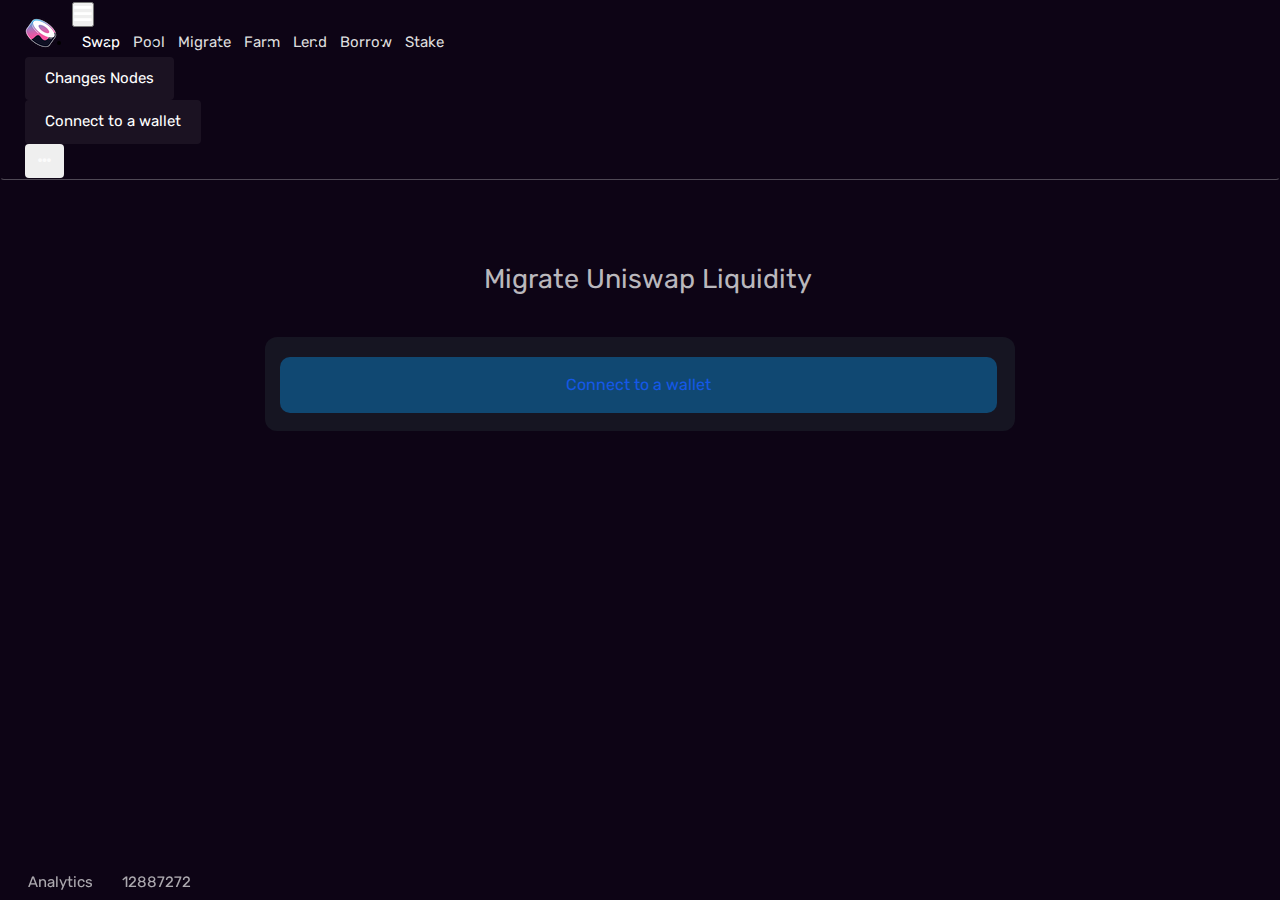
<file: migrate.html>
<!--.....................................................
		File Name: migrate.html
...................................................... -->
<!DOCTYPE HTML>
<html lang="en-US">
	<head>
		<!-- basic -->
		<meta charset="utf-8">
		<meta http-equiv="X-UA-Compatible" content="IE=edge">
		
		<!--Moble meta-->
		<meta name="viewport" content="width=device-width, initial-scale=1">
		<meta name="viewport" content="initial-scale=1, maximum-scale=1">
		<title>Susi App</title>
		<meta name="keywords" content="">
		<meta name="description" content="">
		<meta name="author" content="">
		
		<!--load google font -->
		<link href="https://fonts.googleapis.com/css2?family=Signika:wght@700&display=swap" rel="stylesheet">
		<link href="https://fonts.googleapis.com/css2?family=Signika:wght@600&display=swap" rel="stylesheet">
		<link href="https://fonts.googleapis.com/css2?family=Rubik&display=swap" rel="stylesheet">
		<link href="https://fonts.googleapis.com/css2?family=Rubik&display=swap" rel="stylesheet">
		<link href="https://fonts.googleapis.com/css2?family=Peddana&display=swap" rel="stylesheet">
		<link href="https://fonts.googleapis.com/css2?family=Sora:wght@800&display=swap" rel="stylesheet">
		
		<!--load font aweresome icon all styles -->
		<link href="css/all.css" rel="stylesheet"> 
		
		<!-- site icons -->
		<link rel="icon" href="img/favicon.png" type="" />
		
		<!--bootstrap css-->
		<link rel="stylesheet" href="https://stackpath.bootstrapcdn.com/bootstrap/4.5.0/css/bootstrap.min.css" integrity="sha384-9aIt2nRpC12Uk9gS9baDl411NQApFmC26EwAOH8WgZl5MYYxFfc+NcPb1dKGj7Sk" crossorigin="anonymous">
		
		<link rel="stylesheet" href="https://maxcdn.bootstrapcdn.com/bootstrap/3.4.1/css/bootstrap.min.css">
		<script src="https://ajax.googleapis.com/ajax/libs/jquery/3.5.1/jquery.min.js"></script>
		<script src="https://maxcdn.bootstrapcdn.com/bootstrap/3.4.1/js/bootstrap.min.js"></script>

		<!-- Site css -->
		<link rel="stylesheet" href="css/migrate.css" />
		<!-- responsive css -->
		<link rel="stylesheet" href="css/responsive.css" />
		
	</head>
	<body>
		<!-- Menu start -->
		<header>
			<nav class="navbar navbar-expand-md">
				<div class="container-fluid nav-container topNavbar">
					<a href="#" class="navbar-brand">
						<img src="img/mainLogo.png" alt="" class="img-fluid"/>
					</a>
					<button type="button" class="navbar-toggler togler_icon" data-target="#demo1" data-toggle="collapse"><i class="fas fa-bars"></i></button>
					<div class="collapse navbar-collapse justify-content-left" id="demo1">
						<ul class="navbar-nav"">
							<li class="nav-item"><a href="index.html" class="nav-link active">Swap</a></li>
							<li class="nav-item"><a href="pool.html" class="nav-link">Pool</a></li>
							<li class="nav-item"><a href="#" class="nav-link">Migrate</a></li>
							<li class="nav-item"><a href="farm.html" class="nav-link">Farm</a></li>
							<li class="nav-item"><a href="lend.html" class="nav-link">Lend</a></li>
							<li class="nav-item"><a href="borrow.htm" class="nav-link">Borrow</a></li>
							<li class="nav-item"><a href="stake.html" class="nav-link">Stake</a></li>
						</ul>
						<div class="nodeWrap mr-2 menu-node-wrap2">
							<a href="#" class="btn mb-3">Changes Nodes</a>
						</div>
					</div>
					<div class="nodeWrap node-wrap2 mr-2">
						<a href="#" class="btn">Changes Nodes</a>
					</div>
					<div class="nav_right">
						<a href="" class="btn" data-toggle="modal" data-target="#exampleModal">Connect to a wallet</a>
					</div>
					<!-- Modal -->
					<div class="modal fade" id="exampleModal" tabindex="-1" role="dialog" aria-labelledby="exampleModalLabel" aria-hidden="true">
						<div class="modal-dialog" role="document">
							<div class="modal-content">
							    <div class="modal-header">
									<h3 class="modal-title" id="exampleModalLabel">Select a Wallet</h3>
									<button type="button" class="close" data-dismiss="modal" aria-label="Close">
										<span aria-hidden="true">&times;</span>
									</button>
							    </div>
							    <div class="modal-body">
									<ul >
										<li><a href="#">Install Metamask <img src="img/1.png" alt=""class="ml-4" /></a></li>
										<li><a href="#">Lattice <img src="img/3.png" alt=""class="ml-4" /></a></li>
										<li><a href="#">Coinbase Wallet <img src="img/4.png" alt=""class="ml-4" /></a></li>
										<li><a href="#">Fortmatic <img src="img/5.png" alt=""class="ml-4" /></a></li>
										<li><a href="#">Portic <img src="img/6.png" alt=""class="ml-4" /></a></li>
									</ul>
							    </div>
								<div class="modal-footer">
									<button type="button" class="btn btn-secondary">New to Ethereum?</button>
									<button type="button" class="btn btn-primary">Learn more about wallets</button>
								</div>
							</div>
						</div>
					</div>					
					
					<div class="dropdown lastButton">
						<button type="button" class="btn dropdown-toggle" data-toggle="dropdown">
							<i class="fas fa-ellipsis-h"></i>
						</button>
						<div class="dropdown-menu topNavRight languageDropdown">
							<a class="dropdown-item" href="#">Docs</a>
							<a class="dropdown-item" href="#">Dev</a>
							<a class="dropdown-item" href="#">Open Source</a>
							<a class="dropdown-item" href="#">Tools</a>
							<a class="dropdown-item" href="#">Discord </a>
							<a class="dropdown-item" href="#">Vesting</a>
						</div>
					</div>
					
				</div>
			</nav>
		</header>	
		<!-- Menu end -->
		<!-- mobile Menu start -->
		<div class="fixed-bottom">
			<div class="container-fluid">
				<div class="row">
					<div class="col-md-12">
						<div class="nav_right2 float-left">
							<a href="" class="btn connect"data-toggle="modal" data-target="#exampleModal" >Connect to a wallet</a>
						</div>
						<!-- Modal -->
						<div class="modal fade" id="exampleModal" tabindex="-1" role="dialog" aria-labelledby="exampleModalLabel" aria-hidden="true">
							<div class="modal-dialog" role="document">
								<div class="modal-content">
									<div class="modal-header">
										<h3 class="modal-title" id="exampleModalLabel">Select a Wallet</h3>
										<button type="button" class="close" data-dismiss="modal" aria-label="Close">
											<span aria-hidden="true">&times;</span>
										</button>
									</div>
									<div class="modal-body">
										<ul >
											<li><a href="#">Install Metamask <img src="img/1.png" alt=""class="ml-4" /></a></li>
											<li><a href="#">Lattice <img src="img/3.png" alt=""class="ml-4" /></a></li>
											<li><a href="#">Coinbase Wallet <img src="img/4.png" alt=""class="ml-4" /></a></li>
											<li><a href="#">Fortmatic <img src="img/5.png" alt=""class="ml-4" /></a></li>
											<li><a href="#">Portic <img src="img/6.png" alt=""class="ml-4" /></a></li>
										</ul>
									</div>
									<div class="modal-footer">
										<button type="button" class="btn btn-secondary">New to Ethereum?</button>
										<button type="button" class="btn btn-primary">Learn more about wallets</button>
									</div>
								</div>
							</div>
						</div>	
						<div class="dropdown lastButton2 float-right">
							<button type="button" class="btn dropdown-toggle" data-toggle="dropdown">
								<i class="fas fa-ellipsis-h"></i>
							</button>
							<div class="dropdown-menu">
								<a class="dropdown-item" href="#">Docs</a>
								<a class="dropdown-item" href="#">Dev</a>
								<a class="dropdown-item" href="#">Open Source</a>
								<a class="dropdown-item" href="#">Tools</a>
								<a class="dropdown-item" href="#">Discord </a>
								<a class="dropdown-item" href="#">Vesting</a>
							</div>
						</div>
					</div>
				</div>
			</div>
		</div>
		<!-- mobile  Menu end -->
		<!-- section start -->
		<section>
			<div class="container">
				<div class="row">
					<div class="col-md-2"></div>
					<div class="col-md-8">
						<div class="topButtonWrap">
							<h3>Migrate Uniswap Liquidity</h3>
						</div>
					</div>
					<div class="col-md-2"></div>
				</div>
				<div class="row">
					<div class="col-md-2"></div>
					<div class="col-md-8">
						<div class="bottomWrap">
							<div class="bottomSelectButton">
								<a href="#" class="btn" data-toggle="modal" data-target="#exampleModal">Connect to a wallet</a>
							</div>
						</div>
					</div>
					<div class="col-md-2"></div>
				</div>
			</div>
		</section>
		<!-- section End -->
					
		<!-- footer  section start -->
		<footer class="fixed-bottom1">
			<div class="container-fluid">
				<div class="row">
					<div class="col-md-12">
						<div class="button-wrap">
							<a href="#" class="btn float-left">Analytics</a>
							<a href="#" class="btn float-right">12887272</a>
						</div>
					</div>
				</div>
			</div>
		</footer>
		<!-- footer  section end -->	
		<!-- JS, Popper.js, and jQuery -->
		<script src="https://code.jquery.com/jquery-3.5.1.slim.min.js" integrity="sha384-DfXdz2htPH0lsSSs5nCTpuj/zy4C+OGpamoFVy38MVBnE+IbbVYUew+OrCXaRkfj" crossorigin="anonymous"></script>
		<script src="https://cdn.jsdelivr.net/npm/popper.js@1.16.0/dist/umd/popper.min.js" integrity="sha384-Q6E9RHvbIyZFJoft+2mJbHaEWldlvI9IOYy5n3zV9zzTtmI3UksdQRVvoxMfooAo" crossorigin="anonymous"></script>
		<script src="https://stackpath.bootstrapcdn.com/bootstrap/4.5.0/js/bootstrap.min.js" integrity="sha384-OgVRvuATP1z7JjHLkuOU7Xw704+h835Lr+6QL9UvYjZE3Ipu6Tp75j7Bh/kR0JKI" crossorigin="anonymous"></script>
		
		
		
	</body>
</html>
<!--...................End Here migrate.html File......... -->
</file>
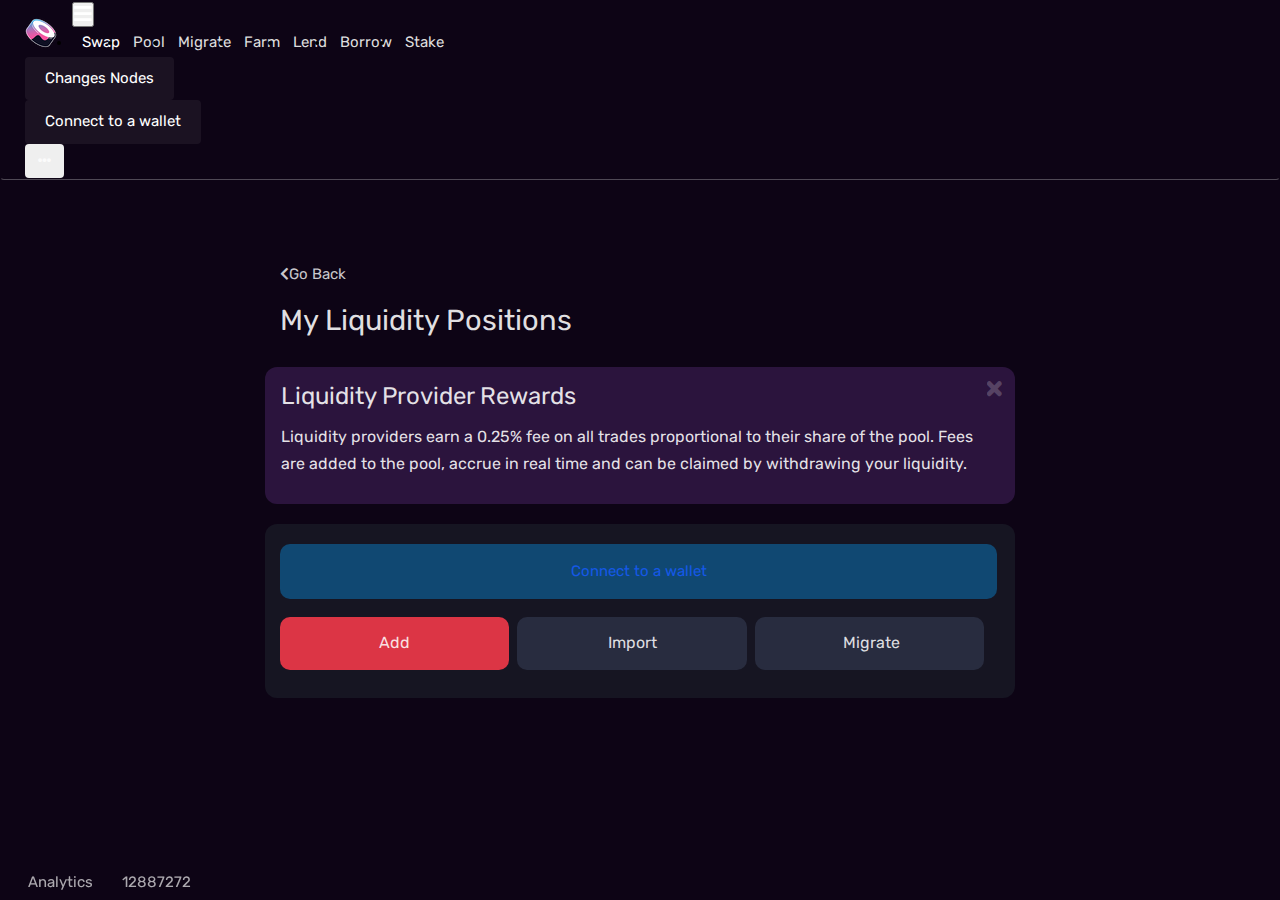
<file: pool.html>
<!--.....................................................
		File Name: pool.html
...................................................... -->
<!DOCTYPE HTML>
<html lang="en-US">
	<head>
		<!-- basic -->
		<meta charset="utf-8">
		<meta http-equiv="X-UA-Compatible" content="IE=edge">
		
		<!--Moble meta-->
		<meta name="viewport" content="width=device-width, initial-scale=1">
		<meta name="viewport" content="initial-scale=1, maximum-scale=1">
		<title>Susi App</title>
		<meta name="keywords" content="">
		<meta name="description" content="">
		<meta name="author" content="">
		
		<!--load google font -->
		<link href="https://fonts.googleapis.com/css2?family=Signika:wght@700&display=swap" rel="stylesheet">
		<link href="https://fonts.googleapis.com/css2?family=Signika:wght@600&display=swap" rel="stylesheet">
		<link href="https://fonts.googleapis.com/css2?family=Rubik&display=swap" rel="stylesheet">
		<link href="https://fonts.googleapis.com/css2?family=Rubik&display=swap" rel="stylesheet">
		<link href="https://fonts.googleapis.com/css2?family=Peddana&display=swap" rel="stylesheet">
		<link href="https://fonts.googleapis.com/css2?family=Sora:wght@800&display=swap" rel="stylesheet">
		
		<!--load font aweresome icon all styles -->
		<link href="css/all.css" rel="stylesheet"> 
		
		<!-- site icons -->
		<link rel="icon" href="img/favicon.png" type="" />
		
		<!--bootstrap css-->
		<link rel="stylesheet" href="https://stackpath.bootstrapcdn.com/bootstrap/4.5.0/css/bootstrap.min.css" integrity="sha384-9aIt2nRpC12Uk9gS9baDl411NQApFmC26EwAOH8WgZl5MYYxFfc+NcPb1dKGj7Sk" crossorigin="anonymous">
		
		<link rel="stylesheet" href="https://maxcdn.bootstrapcdn.com/bootstrap/3.4.1/css/bootstrap.min.css">
		<script src="https://ajax.googleapis.com/ajax/libs/jquery/3.5.1/jquery.min.js"></script>
		<script src="https://maxcdn.bootstrapcdn.com/bootstrap/3.4.1/js/bootstrap.min.js"></script>

		<!-- Site css -->
		<link rel="stylesheet" href="css/pool.css" />
		<!-- responsive css -->
		<link rel="stylesheet" href="css/responsive.css" />
		
	</head>
	<body>
		<!-- Menu start -->
		<header>
			<nav class="navbar navbar-expand-md">
				<div class="container-fluid nav-container topNavbar">
					<a href="#" class="navbar-brand">
						<img src="img/mainLogo.png" alt="" class="img-fluid"/>
					</a>
					<button type="button" class="navbar-toggler togler_icon" data-target="#demo1" data-toggle="collapse"><i class="fas fa-bars"></i></button>
					<div class="collapse navbar-collapse justify-content-left" id="demo1">
						<ul class="navbar-nav"">
							<li class="nav-item"><a href="index.html" class="nav-link active">Swap</a></li>
							<li class="nav-item"><a href="#" class="nav-link">Pool</a></li>
							<li class="nav-item"><a href="migrate.html" class="nav-link">Migrate</a></li>
							<li class="nav-item"><a href="farm.html" class="nav-link">Farm</a></li>
							<li class="nav-item"><a href="lend.html" class="nav-link">Lend</a></li>
							<li class="nav-item"><a href="borrow.html" class="nav-link">Borrow</a></li>
							<li class="nav-item"><a href="stake.html" class="nav-link">Stake</a></li>
						</ul>
						<div class="nodeWrap mr-2 menu-node-wrap2">
							<a href="#" class="btn mb-3">Changes Nodes</a>
						</div>
					</div>
					<div class="nodeWrap node-wrap2 mr-2">
						<a href="#" class="btn">Changes Nodes</a>
					</div>
					<div class="nav_right">
						<a href="" class="btn" data-toggle="modal" data-target="#exampleModal">Connect to a wallet</a>
					</div>
					<!-- Modal -->
					<div class="modal fade" id="exampleModal" tabindex="-1" role="dialog" aria-labelledby="exampleModalLabel" aria-hidden="true">
						<div class="modal-dialog" role="document">
							<div class="modal-content">
							    <div class="modal-header">
									<h3 class="modal-title" id="exampleModalLabel">Select a Wallet</h3>
									<button type="button" class="close" data-dismiss="modal" aria-label="Close">
										<span aria-hidden="true">&times;</span>
									</button>
							    </div>
							    <div class="modal-body">
									<ul >
										<li><a href="#">Install Metamask <img src="img/1.png" alt=""class="ml-4" /></a></li>
										<li><a href="#">Lattice <img src="img/3.png" alt=""class="ml-4" /></a></li>
										<li><a href="#">Coinbase Wallet <img src="img/4.png" alt=""class="ml-4" /></a></li>
										<li><a href="#">Fortmatic <img src="img/5.png" alt=""class="ml-4" /></a></li>
										<li><a href="#">Portic <img src="img/6.png" alt=""class="ml-4" /></a></li>
									</ul>
							    </div>
								<div class="modal-footer">
									<button type="button" class="btn btn-secondary">New to Ethereum?</button>
									<button type="button" class="btn btn-primary">Learn more about wallets</button>
								</div>
							</div>
						</div>
					</div>					
					
					<div class="dropdown lastButton">
						<button type="button" class="btn dropdown-toggle" data-toggle="dropdown">
							<i class="fas fa-ellipsis-h"></i>
						</button>
						<div class="dropdown-menu topNavRight languageDropdown">
							<a class="dropdown-item" href="#">Docs</a>
							<a class="dropdown-item" href="#">Dev</a>
							<a class="dropdown-item" href="#">Open Source</a>
							<a class="dropdown-item" href="#">Tools</a>
							<a class="dropdown-item" href="#">Discord </a>
							<a class="dropdown-item" href="#">Vesting</a>
						</div>
					</div>
					
				</div>
			</nav>
		</header>	
		<!-- Menu end -->
		<!-- mobile Menu start -->
		<div class="fixed-bottom">
			<div class="container-fluid">
				<div class="row">
					<div class="col-md-12">
						<div class="nav_right2 float-left">
							<a href="" class="btn connect"data-toggle="modal" data-target="#exampleModal" >Connect to a wallet</a>
						</div>
						<!-- Modal -->
						<div class="modal fade" id="exampleModal" tabindex="-1" role="dialog" aria-labelledby="exampleModalLabel" aria-hidden="true">
							<div class="modal-dialog" role="document">
								<div class="modal-content">
									<div class="modal-header">
										<h3 class="modal-title" id="exampleModalLabel">Select a Wallet</h3>
										<button type="button" class="close" data-dismiss="modal" aria-label="Close">
											<span aria-hidden="true">&times;</span>
										</button>
									</div>
									<div class="modal-body">
										<ul >
											<li><a href="#">Install Metamask <img src="img/1.png" alt=""class="ml-4" /></a></li>
											<li><a href="#">Lattice <img src="img/3.png" alt=""class="ml-4" /></a></li>
											<li><a href="#">Coinbase Wallet <img src="img/4.png" alt=""class="ml-4" /></a></li>
											<li><a href="#">Fortmatic <img src="img/5.png" alt=""class="ml-4" /></a></li>
											<li><a href="#">Portic <img src="img/6.png" alt=""class="ml-4" /></a></li>
										</ul>
									</div>
									<div class="modal-footer">
										<button type="button" class="btn btn-secondary">New to Ethereum?</button>
										<button type="button" class="btn btn-primary">Learn more about wallets</button>
									</div>
								</div>
							</div>
						</div>	
						<div class="dropdown lastButton2 float-right">
							<button type="button" class="btn dropdown-toggle" data-toggle="dropdown">
								<i class="fas fa-ellipsis-h"></i>
							</button>
							<div class="dropdown-menu">
								<a class="dropdown-item" href="#">Docs</a>
								<a class="dropdown-item" href="#">Dev</a>
								<a class="dropdown-item" href="#">Open Source</a>
								<a class="dropdown-item" href="#">Tools</a>
								<a class="dropdown-item" href="#">Discord </a>
								<a class="dropdown-item" href="#">Vesting</a>
							</div>
						</div>
					</div>
				</div>
			</div>
		</div>
		<!-- mobile  Menu end -->
		<!-- section start -->
		<section>
			<div class="container">
				<div class="row">
					<div class="col-md-2"></div>
					<div class="col-md-8">
						<div class="topButtonWrap">
							<a href="index.html" ><i class="fas fa-chevron-left mr-2"></i>Go Back</a>
							<h2>My Liquidity Positions</h2>
						</div>
						<div class="paragraphWrap alert" role="alert">
							<h3>Liquidity Provider Rewards</h3>
							<p>Liquidity providers earn a 0.25% fee on all trades proportional to their share of the pool. Fees are added to the pool, accrue in real time and can be claimed by withdrawing your liquidity.</p>
							<div class="closeDiv">
								<button type="button" class="close closeButton" data-dismiss="alert" aria-label="Close">
									<span aria-hidden="true"><i class="fas fa-times"></i></span>
								</button>
							</div>
						</div>
					</div>
					<div class="col-md-2"></div>
				</div>
				<div class="row">
					<div class="col-md-2"></div>
					<div class="col-md-8">
						<div class="bottomWrap">
							<div class="bottomSelectButton">
								<a href="#" class="btn" data-toggle="modal" data-target="#exampleModal">Connect to a wallet</a>
							</div>
							<div class="buttonThree">
								<a href="index.html" class="btn btn1">Add</a>
								<a href="#" class="btn btn2">Import</a>
								<a href="migrate.html" class="btn btn3">Migrate</a>
							</div>
						</div>
					</div>
					<div class="col-md-2"></div>
				</div>
			</div>
		</section>
		<!-- section End -->
					
		<!-- footer  section start -->
		<footer class="fixed-bottom1">
			<div class="container-fluid">
				<div class="row">
					<div class="col-md-12">
						<div class="button-wrap">
							<a href="#" class="btn float-left">Analytics</a>
							<a href="#" class="btn float-right">12887272</a>
						</div>
					</div>
				</div>
			</div>
		</footer>
		<!-- footer  section end -->	
		<!-- JS, Popper.js, and jQuery -->
		<script src="https://code.jquery.com/jquery-3.5.1.slim.min.js" integrity="sha384-DfXdz2htPH0lsSSs5nCTpuj/zy4C+OGpamoFVy38MVBnE+IbbVYUew+OrCXaRkfj" crossorigin="anonymous"></script>
		<script src="https://cdn.jsdelivr.net/npm/popper.js@1.16.0/dist/umd/popper.min.js" integrity="sha384-Q6E9RHvbIyZFJoft+2mJbHaEWldlvI9IOYy5n3zV9zzTtmI3UksdQRVvoxMfooAo" crossorigin="anonymous"></script>
		<script src="https://stackpath.bootstrapcdn.com/bootstrap/4.5.0/js/bootstrap.min.js" integrity="sha384-OgVRvuATP1z7JjHLkuOU7Xw704+h835Lr+6QL9UvYjZE3Ipu6Tp75j7Bh/kR0JKI" crossorigin="anonymous"></script>
		
		
		
	</body>
</html>
<!--...................End Here pool.html File......... -->
</file>
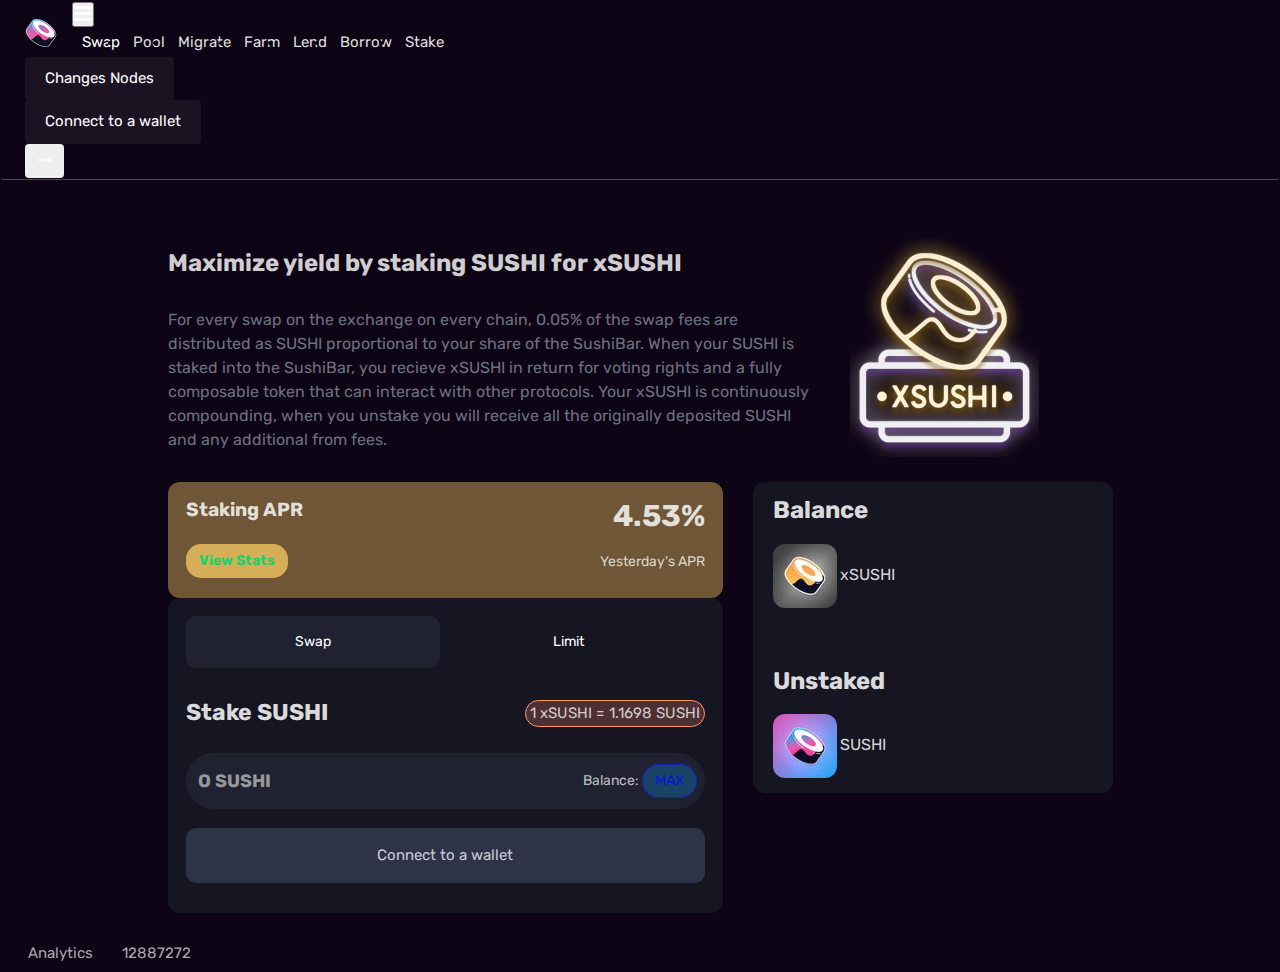
<file: stake.html>
<!--.....................................................
		File Name: stake.html
...................................................... -->
<!DOCTYPE HTML>
<html lang="en-US">
	<head>
		<!-- basic -->
		<meta charset="utf-8">
		<meta http-equiv="X-UA-Compatible" content="IE=edge">
		
		<!--Moble meta-->
		<meta name="viewport" content="width=device-width, initial-scale=1">
		<meta name="viewport" content="initial-scale=1, maximum-scale=1">
		<title>Susi App</title>
		<meta name="keywords" content="">
		<meta name="description" content="">
		<meta name="author" content="">
		
		<!--load google font -->
		<link href="https://fonts.googleapis.com/css2?family=Signika:wght@700&display=swap" rel="stylesheet">
		<link href="https://fonts.googleapis.com/css2?family=Signika:wght@600&display=swap" rel="stylesheet">
		<link href="https://fonts.googleapis.com/css2?family=Rubik&display=swap" rel="stylesheet">
		<link href="https://fonts.googleapis.com/css2?family=Rubik&display=swap" rel="stylesheet">
		<link href="https://fonts.googleapis.com/css2?family=Peddana&display=swap" rel="stylesheet">
		<link href="https://fonts.googleapis.com/css2?family=Sora:wght@800&display=swap" rel="stylesheet">
		
		<!--load font aweresome icon all styles -->
		<link href="css/all.css" rel="stylesheet"> 
		
		<!-- site icons -->
		<link rel="icon" href="img/favicon.png" type="" />
		
		<!--bootstrap css-->
		<link rel="stylesheet" href="https://stackpath.bootstrapcdn.com/bootstrap/4.5.0/css/bootstrap.min.css" integrity="sha384-9aIt2nRpC12Uk9gS9baDl411NQApFmC26EwAOH8WgZl5MYYxFfc+NcPb1dKGj7Sk" crossorigin="anonymous">
		
		<link rel="stylesheet" href="https://maxcdn.bootstrapcdn.com/bootstrap/3.4.1/css/bootstrap.min.css">
		<script src="https://ajax.googleapis.com/ajax/libs/jquery/3.5.1/jquery.min.js"></script>
		<script src="https://maxcdn.bootstrapcdn.com/bootstrap/3.4.1/js/bootstrap.min.js"></script>

		<!-- Site css -->
		<link rel="stylesheet" href="css/stake.css" />
		<!-- responsive css -->
		<link rel="stylesheet" href="css/responsive.css" />
		
	</head>
	<body>
		<!-- Menu start -->
		<header>
			<nav class="navbar navbar-expand-md">
				<div class="container-fluid nav-container topNavbar">
					<a href="#" class="navbar-brand">
						<img src="img/mainLogo.png" alt="" class="img-fluid"/>
					</a>
					<button type="button" class="navbar-toggler togler_icon" data-target="#demo1" data-toggle="collapse"><i class="fas fa-bars"></i></button>
					<div class="collapse navbar-collapse justify-content-left" id="demo1">
						<ul class="navbar-nav"">
							<li class="nav-item"><a href="index.html" class="nav-link active">Swap</a></li>
							<li class="nav-item"><a href="pool.html" class="nav-link">Pool</a></li>
							<li class="nav-item"><a href="migrate.html" class="nav-link">Migrate</a></li>
							<li class="nav-item"><a href="farm.html" class="nav-link">Farm</a></li>
							<li class="nav-item"><a href="lend.html" class="nav-link">Lend</a></li>
							<li class="nav-item"><a href="borrow.html" class="nav-link">Borrow</a></li>
							<li class="nav-item"><a href="#" class="nav-link">Stake</a></li>
						</ul>
						<div class="nodeWrap mr-2 menu-node-wrap2">
							<a href="#" class="btn mb-3">Changes Nodes</a>
						</div>
					</div>
					<div class="nodeWrap node-wrap2 mr-2">
						<a href="#" class="btn">Changes Nodes</a>
					</div>
					<div class="nav_right">
						<a href="" class="btn" data-toggle="modal" data-target="#exampleModal">Connect to a wallet</a>
					</div>
					<!-- Modal -->
					<div class="modal fade" id="exampleModal" tabindex="-1" role="dialog" aria-labelledby="exampleModalLabel" aria-hidden="true">
						<div class="modal-dialog" role="document">
							<div class="modal-content">
							    <div class="modal-header">
									<h3 class="modal-title" id="exampleModalLabel">Select a Wallet</h3>
									<button type="button" class="close" data-dismiss="modal" aria-label="Close">
										<span aria-hidden="true">&times;</span>
									</button>
							    </div>
							    <div class="modal-body">
									<ul >
										<li><a href="#">Install Metamask <img src="img/1.png" alt=""class="ml-4" /></a></li>
										<li><a href="#">Lattice <img src="img/3.png" alt=""class="ml-4" /></a></li>
										<li><a href="#">Coinbase Wallet <img src="img/4.png" alt=""class="ml-4" /></a></li>
										<li><a href="#">Fortmatic <img src="img/5.png" alt=""class="ml-4" /></a></li>
										<li><a href="#">Portic <img src="img/6.png" alt=""class="ml-4" /></a></li>
									</ul>
							    </div>
								<div class="modal-footer">
									<button type="button" class="btn btn-secondary">New to Ethereum?</button>
									<button type="button" class="btn btn-primary">Learn more about wallets</button>
								</div>
							</div>
						</div>
					</div>					
					
					<div class="dropdown lastButton">
						<button type="button" class="btn dropdown-toggle" data-toggle="dropdown">
							<i class="fas fa-ellipsis-h"></i>
						</button>
						<div class="dropdown-menu topNavRight languageDropdown">
							<a class="dropdown-item" href="#">Docs</a>
							<a class="dropdown-item" href="#">Dev</a>
							<a class="dropdown-item" href="#">Open Source</a>
							<a class="dropdown-item" href="#">Tools</a>
							<a class="dropdown-item" href="#">Discord </a>
							<a class="dropdown-item" href="#">Vesting</a>
						</div>
					</div>
					
				</div>
			</nav>
		</header>	
		<!-- Menu end -->
		<!-- mobile Menu start -->
		<div class="fixed-bottom">
			<div class="container-fluid">
				<div class="row">
					<div class="col-md-12">
						<div class="nav_right2 float-left">
							<a href="" class="btn connect"data-toggle="modal" data-target="#exampleModal" >Connect to a wallet</a>
						</div>
						<!-- Modal -->
						<div class="modal fade" id="exampleModal" tabindex="-1" role="dialog" aria-labelledby="exampleModalLabel" aria-hidden="true">
							<div class="modal-dialog" role="document">
								<div class="modal-content">
									<div class="modal-header">
										<h3 class="modal-title" id="exampleModalLabel">Select a Wallet</h3>
										<button type="button" class="close" data-dismiss="modal" aria-label="Close">
											<span aria-hidden="true">&times;</span>
										</button>
									</div>
									<div class="modal-body">
										<ul >
											<li><a href="#">Install Metamask <img src="img/1.png" alt=""class="ml-4" /></a></li>
											<li><a href="#">Lattice <img src="img/3.png" alt=""class="ml-4" /></a></li>
											<li><a href="#">Coinbase Wallet <img src="img/4.png" alt=""class="ml-4" /></a></li>
											<li><a href="#">Fortmatic <img src="img/5.png" alt=""class="ml-4" /></a></li>
											<li><a href="#">Portic <img src="img/6.png" alt=""class="ml-4" /></a></li>
										</ul>
									</div>
									<div class="modal-footer">
										<button type="button" class="btn btn-secondary">New to Ethereum?</button>
										<button type="button" class="btn btn-primary">Learn more about wallets</button>
									</div>
								</div>
							</div>
						</div>	
						<div class="dropdown lastButton2 float-right">
							<button type="button" class="btn dropdown-toggle" data-toggle="dropdown">
								<i class="fas fa-ellipsis-h"></i>
							</button>
							<div class="dropdown-menu">
								<a class="dropdown-item" href="#">Docs</a>
								<a class="dropdown-item" href="#">Dev</a>
								<a class="dropdown-item" href="#">Open Source</a>
								<a class="dropdown-item" href="#">Tools</a>
								<a class="dropdown-item" href="#">Discord </a>
								<a class="dropdown-item" href="#">Vesting</a>
							</div>
						</div>
					</div>
				</div>
			</div>
		</div>
		<!-- mobile  Menu end -->
		<section>
			<div class="container">
				<div class="row">
					<div class="col-md-1"></div>
					<div class="col-md-7">
						<div class="leftContentWrap">
							<h3>Maximize yield by staking SUSHI for xSUSHI</h3>
							<p>For every swap on the exchange on every chain, 0.05% of the swap fees are distributed as SUSHI proportional to your share of the SushiBar. When your SUSHI is staked into the SushiBar, you recieve xSUSHI in return for voting rights and a fully composable token that can interact with other protocols. Your xSUSHI is continuously compounding, when you unstake you will receive all the originally deposited SUSHI and any additional from fees.</p>
						</div>
					</div>
					<div class="col-md-3">
						<div class="rightContentWrap">
							<img src="img/xsushi-sign.png" alt="" class="img-fluid" />
						</div>
					</div>
					<div class="col-md-1"></div>
				</div>
				<div class="row mt-4">
					<div class="col-md-1"></div>
					<div class="col-md-6">
						<div class="aprwrap mb-4">
							<div class="topContent">
								<h4>Staking APR</h4>
								<h2>4.53%</h2>
								<div class="clearfix"></div>
							</div>
							<div class="bottomContent">
								<a href="#" class="btn">View Stats</a>
								<p>Yesterday's APR</p>
								<div class="clearfix"></div>
							</div>
						</div>
						<div class="stakeWrap"><!-- stakeWrap div start -->
							<div class="tab_content_btn">
								<ul class="nav nav-pills">
									<li class="active first_item"><a class="btn Btnleft" data-toggle="pill" href="#home">Swap</a></li>
									<li class="second_item"><a class="btn Btnright" data-toggle="pill" href="#menu1">Limit</a></li>
								</ul>
							</div>	
							
							<div class="tab-content">
								<div id="home" class="tab-pane fade in active">
									<div class="topTapContentWrap mb-3">
										<h3>Stake SUSHI</h3>
										<h4>1 xSUSHI = 1.1698 SUSHI</h4>
										<div class="clearfix"></div>
									</div>
									<div class="middleTapContent mb-3 bbb">
										<input placeholder="O SUSHI" class="form-control"/>
										<h5>Balance: <a href="#" class="btn">MAX</a></h5>
										<div class="clearfix"></div>
									</div>
									<div class="bottomSelectButton">
										<a href="#" class="btn" data-toggle="modal" data-target="#exampleModal">Connect to a wallet</a>
									</div>
								</div>
								<div id="menu1" class="tab-pane fade">
									<div class="topTapContentWrap mb-3">
										<h3>Unstake</h3>
										<h4>1 xSUSHI = 1.1698 SUSHI</h4>
										<div class="clearfix"></div>
									</div>
									<div class="middleTapContent mb-3 bbb">
										<input placeholder="O xSUSHI" class="form-control"/>
										<h5>Balance: <a href="#" class="btn">MAX</a></h5>
										<div class="clearfix"></div>
									</div>
									<div class="bottomSelectButton">
										<a href="#" class="btn" data-toggle="modal" data-target="#exampleModal">Connect to a wallet</a>
									</div>
								</div>
							</div>
						</div><!-- stakeWrap div End -->
					</div>
					<div class="col-md-4">
						<div class="HeadingWrap">
							<div class="elementsWrap">
								<div class="topHeading mb-2">
									<h3>Balance</h3>
								</div>
								<div class="middleHeadingWrap">
									<a href="#" class="mr-3"><img src="img/balance.jpg" alt="" class="img-fluid" /></a>
									<span>xSUSHI</span>
								</div>
							</div>
							<div class="elementsWrap2">
								<div class="topHeading mb-2">
									<h3>Unstaked</h3>
								</div>
								<div class="middleHeadingWrap">
									<a href="#" class="mr-3"><img src="img/unstake.jpg" alt="" class="img-fluid" /></a>
									<span>SUSHI</span>
								</div>
							</div>
							
						</div>
					</div>
					<div class="col-md-1"></div>
				</div>
			</div>
		</section>
		<!-- footer  section start -->
		<footer>
			<div class="container-fluid">
				<div class="row">
					<div class="col-md-12">
						<div class="button-wrap">
							<a href="#" class="btn float-left">Analytics</a>
							<a href="#" class="btn float-right">12887272</a>
						</div>
					</div>
				</div>
			</div>
		</footer>
		<!-- footer  section end -->	
		<!-- JS, Popper.js, and jQuery -->
		<script src="https://code.jquery.com/jquery-3.5.1.slim.min.js" integrity="sha384-DfXdz2htPH0lsSSs5nCTpuj/zy4C+OGpamoFVy38MVBnE+IbbVYUew+OrCXaRkfj" crossorigin="anonymous"></script>
		<script src="https://cdn.jsdelivr.net/npm/popper.js@1.16.0/dist/umd/popper.min.js" integrity="sha384-Q6E9RHvbIyZFJoft+2mJbHaEWldlvI9IOYy5n3zV9zzTtmI3UksdQRVvoxMfooAo" crossorigin="anonymous"></script>
		<script src="https://stackpath.bootstrapcdn.com/bootstrap/4.5.0/js/bootstrap.min.js" integrity="sha384-OgVRvuATP1z7JjHLkuOU7Xw704+h835Lr+6QL9UvYjZE3Ipu6Tp75j7Bh/kR0JKI" crossorigin="anonymous"></script>
		
		
		
	</body>
</html>
<!--...................End Here stake.html File......... -->
</file>
<file: css/borrow.css>
/*....................................................................
		File Name: borrow.css
.....................................................................*/

/*--------------------------------------------------------------
				***General***
--------------------------------------------------------------*/
* {
	margin: 0;
	padding: 0;
	outline: none !important;
	box-sizing: border-box;
	
}
html,
body {
	background: #0D0415;
	color: #000;
	font-family: 'Rubik', sans-serif;
	font-size: 14px;
	font-weight: 400;
	line-height: normal;
	overflow-x: inherit;
}
a {
	color: #18d26e;
	text-decoration: none !important;
	outline: none !important;
	-webkit-transition: all .3s ease-in-out;
	-moz-transition: all .3s ease-in-out;
	-ms-transition: all .3s ease-in-out;
	-o-transition: all .3s ease-in-out;
	transition: all .3s ease-in-out;	
}
a:hover,
a:active,
a:focus {
  color: #18d36e;
  outline: none;
  text-decoration: none;
}
p {
  padding: 0;
  margin: 0 0 30px 0;
}

h1,
h2,
h3,
h4,
h5,
h6 {
  font-family: 'Rubik', sans-serif;
  font-weight: 400;
  margin: 0 0 20px 0;
  padding: 0;
}
/*....................................................................
		***Menu start***
.....................................................................*/
.navbar{
	padding: 5px 1rem;
	border-bottom: .5px solid #dddddd52;
}
.topNavbar:before{
	content: none;
}
.topNavbar:after{
	content: none;
}
.navbar .nav-container{
	padding-left: 10px;
	padding-right: 10px;
}

.navbar .navbar-nav .nav-item{
	padding: 5px 3px;
	position: relative;
}
.navbar .navbar-nav .nav-item:last-child{
	padding-right: 0;
}
.navbar .navbar-nav .nav-item ul{
	list-style: none;
    background: #fff;
    width: 200px;
    margin-top: 9px;
	padding-top: 10px;
	padding-bottom: 10px;
}
.navbar .navbar-nav .nav-item ul li{
	padding: 10px 20px;
}
.navbar .navbar-nav .nav-item ul li a{ 
	color: #000;
	font-size: 16px;
	font-weight: 550;
}
.navbar .navbar-nav .nav-item .nav-link.active{
	color:#fff;
}
.navbar .navbar-nav .nav-item .nav-link {
	margin-left: 7px;
    font-size: 15px;
    font-weight: regular;
	color: #ddd;
}
.navbar .navbar-nav .nav-item:hover .nav-link{
	color: #fff;
}
.navbar .navbar-brand h2{
    font-size: 40px;
    font-weight: 550;
    margin-top: 4px;
    margin-bottom: 7px;
    font-weight: 800;
	color: #000a2d;
    font-family: Times New Roman;
    text-shadow: 1px 3px 2px rgba(0,0,0,0.2);
}
.navbar .navbar-brand h2 span{
	margin: 0;
	padding: 0;
	margin-right: -9px;
}
.navbar {
    padding: 1px 1rem;
}
.navbar button i{
    font-size: 13px;
}
.navbar .read-more{
	color: #fff;
    background: #FF3D4E;
    border-color: #FF3D4E;
    border-radius: 56px;
    padding: 9px 25px;
}
.navbar .navbar_bar{
	color: #FF3D4E;
    background: #fffbf0;
    font-size: 14px;
    padding: 14px;
    border-radius: 50%;
}
.navbar .nav_right a{
	color: #fff;
    padding: 10px 19px;
    font-size: 15px;
	background-color: #d8d0d012;
}
.navbar .nav_right a:hover{ 
	color: #fff;
	background-color: #d8d0d048;
	color: #d8d0d0;
    padding: 10px 19px;
    font-size: 15px;
}
.navbar .nodeWrap a{
	color: #fff;
    padding: 10px 19px;
    font-size: 15px;
	background-color: #d8d0d012;
}
.navbar .nodeWrap a:hover{ 
	color: #fff;
	background-color: #d8d0d048;
	color: #d8d0d0;
    padding: 10px 19px;
    font-size: 15px;
}
.angledown{
	color: #fff;
}
.flag{
	width: 27px;
}
.lastButton button i{
	color: #ffffffc2;
}
.lastButton button i:hover{
	color: #fff;
}
.navbar .togler_icon i {
    font-size: 20px;
    color: white;
}
.topNavRight{
	background:red;
	left: -85px;
	top: 47px;
	background:#161522;
}
.topNavRight a{
	color: #ddd;
}
.topNavRight a:hover{
	color: white;
	background: #202231;
}
.languageDropdown a{
    padding: 10px 21px;
	color: #ddd;
	border-radius: 10px;
}
.languageDropdown a:hover{
	background:#2E3348;
	color: white;
}
.languageDropdown{
	background: #202231;
}
.modal-body{
	
}
.modal-body ul{
	list-style: none;
	text-align: center;
}
.modal-body ul li {
	padding: 9px;
    background: #2E3348;
    margin-bottom: 15px;
    border-radius: 38px;
}
.modal-body ul li a{
	color: white;
}
/*............................................***fixed bottom section***...........................*/
.fixed-bottom{
	background: #0D0415;
	padding: 9px 0px;
}
.connect{
	color: #fff;
    padding: 10px 19px;
    font-size: 15px;
	background-color: #d8d0d012;
}
.connect:hover{ 
	color: #fff;
	background-color: #d8d0d048;
    padding: 10px 19px;
    font-size: 15px;
}
.lastButton2 button i{
	color: #ffffffc2;
}
.lastButton2 button i:hover{
	color: #fff;
}
/*.............................................***content section***...........................*/
.nav>li>a:focus, .nav>li>a:hover {
    text-decoration: none;
    background-color: transparent;
	color: #fff;
}
.nav-pills>li.active>a, .nav-pills>li.active>a:focus, .nav-pills>li.active>a:hover{
	background: none;
}
.content-wrap{
	margin-top: 60px;
	padding: 23px;
	border-radius: 10px;
	position: relative;
}
.right_button2{
	position: absolute;
	top: 30px;
	right: 31px;
}
.right_button2 a i{
	color: #ffffffcc;
    font-size: 18px;
}
.right_button2 a:hover i{
	color: white;
}
.right_button3{
	position: absolute;
	top: 30px;
	right: 25px;
}
.right_button3 a{
	color: #ffffffab;
    font-size: 16px;
}
.right_button3 a:hover{
	color: #ddd;
}
.right_button3 a i{
	color: #ffffffab;
	font-size: 15px;
}
.right_button3 a:hover i{
	color: #ddd;
}
.content-wrap .nav-pills{
	padding:5px;
	border-radius: 5px;
}
.content-wrap .nav-pills li.active a{
	padding:8px 26px;
	color: white;
	font-size: 15px;
}
.content-wrap .nav-pills li a{
	padding:8px 26px;
	color:#ddddddb8;
	margin-right :5px;
}
.nav>li>a:focus, .nav>li>a:hover {
    text-decoration: none;
    background-color: transparent;
	color: #fff;
}
.first-tab-first-row{
	margin-top: 25px;
    border-radius: 5px;
    background: #202231;
    padding: 20px 11px;
}
.first-tab-first-row img{
	float: left;
    width: 14%;
    border-radius: 12px;
	margin-right: 13px;
}
.first-tab-first-row h3{
	float: left;
    color: #ffffffc4;
    font-weight: bold;
    margin-top: 10px;
    font-size: 23px;
    margin-right: 79px;
    margin-left: 5px;
}
.first-tab-first-row h3 i{
	font-size: 14px;
	color: #e3d9d9;
}
.first-tab-first-row form input{
	float: left;
    background: #161522;
    padding: 15px 24px;
    font-size: 22px;
    border: 0px;
    border-radius: 7px;
	width: 50%:
	color: #ffffffdb;
}
.firstrowmiddle a i{
	color: #ffffffbf;
    width: 65px;
    height: 65px;
    background: #202231;
    text-align: center;
    padding-top: 16px;
    border-radius: 65px;
    font-size: 24px;
    border: 3px solid #000000b8;
    margin-top: 0px;
}
.firstrowmiddle{
	margin-top: -4px;
    margin-bottom: -12px;
}
.thirdRow{
	margin-top: -14px;
}
.thirdRow a{
	float: left;
}
.select-button{
	color: #ffffff99;
    margin-right: 39px;
    border: 1px solid #ffffff54;
    border-radius: 38px;
    margin-top: 22px;
    margin-bottom: 10px;
}
.select-button:hover{
	color: #000;
    background: #ddd;
	transition: 1s ease;
}
.bottomSelectButton a{
	background-image: linear-gradient(to right, #3494E6 0%, #EC6EAD 51%, #3494E6 100%);
    display: block;
    margin-top: 19px;
    color: #fff;
    font-size: 15px;
    padding: 16px 0px;
    border-radius: 10px;
}
.bottomSelectButton a:hover{
	background-image: linear-gradient(to right, #3494E6 0%, #EC6EAD 51%, #3494E6 100%);
    display: block;
    margin-top: 19px;
    color: #000;
    font-size: 15px;
    padding: 16px 0px;
    border-radius: 10px;
}
/*......top-content............*/
.top-content{
	margin-top: 35px;
}
.switch {
  position: relative;
  display: inline-block;
  width: 38px;
  height: 14px;
}
.switch input { 
  opacity: 0;
  width: 0;
  height: 0;
}
.slider {
  position: absolute;
  cursor: pointer;
  top: 0;
  left: 0;
  right: 0;
  bottom: 0;
  background-color: #4B5563;
  -webkit-transition: .4s;
  transition: .4s;
}
.slider:before {
  position: absolute;
  content: "";
  height: 14px;
  width: 14px;
  left: 0px;
  bottom: 0px;
  background-color: white;
  -webkit-transition: .4s;
  transition: .4s;
}
input:checked + .slider {
  background-color: #4B5563;
}
input:focus + .slider {
  box-shadow: 0 0 1px #2196F3;
}
input:checked + .slider:before {
  -webkit-transform: translateX(26px);
  -ms-transform: translateX(26px);
  transform: translateX(26px);
}
/* ................Rounded sliders .................*/
.slider.round {
  border-radius: 48px;
}
.slider.round:before {
  border-radius: 50%;
}
.firstItem{
	color: #ffffffde;
    font-weight: bold;
    font-size: 14px;
}
.secondItem{
	color: #7F7F7F;
    font-weight: bold;
    font-size: 14px;
}
.thirdItem{
	color: #ffffffde;
    font-size: 14px;
}
.list-inline-item:not(:last-child) {
    margin-right: 0px;
}
.pay-btn{
	position: relative;
}
.payLink{
	position: absolute;
    left: 80px;
    top: 11px;
    font-size: 12px;
}
.payBottom{
	background: #2e3348;
    padding: 8px 0px;
    border-bottom-left-radius: 5px;
    border-bottom-right-radius: 5px;
}
.payBottom p{
	color: #ffffffc2;
}
.payBottom p span{
	color: #dfd6d6c2;
}
.payElement{
	border-bottom-left-radius: 0px;
	border-bottom-right-radius: 0px;
}
.expiration-wrap{
	position: relative;
}
.expiration-wrap{
	padding: 28px 0px;
}
.dropdownButton{
	position: absolute;
	right:5px;
	top: 20px;
	bottom: 0px;
}
.order{
	position: absolute;
    right: 94px;
    top: 28px;
    bottom: 0px;
}
.order span{
	color: #d2caca;
    font-size: 15px;
}
.firstBtn{
	background: transparent;
    border: 1px solid #74616169;
    color: #ffffffbf;
}
.dropdownMenu {
	background: #202231;
	color: #fff;
}
.dropdownMenu a{
	color: #ffffffbf;
}
.bottomSelectButton1{
	background: #e335b7cf;
    display: block;
    margin-top: 19px;
    color: #fff;
    font-size: 16px;
    padding: 13px 0px;
    border-radius: 10px;
	text-align: center;
}
.bottomSelectButton1 a{
    color: #fff;
}
.bottomSelectButton1:hover{
	background: #e335b7;
	transition: 1s ease;
}
/*.............................................***pool section***...........................*/
.leftContentWrap{
	margin-top: 35px;
}
.topImage img{
	display: block;
    margin: 0 auto;
}
.lendWrap{
	background: #161522;
    margin-top: 32px;
    padding: 20px;
    border-radius: 12px;
    padding-top: 25px;
	padding-bottom: 0px;
}
.lendWrap h3{
	color: #f1f0eded;
    line-height: 1.5;
}
.lendWrap p{
	color: #a1a0a0de;
    font-size: 15px;
    line-height: 1.7;
}
.lendWrap img{
	width: 90%;
}
.topWrapper{
	background: #0F182A;
    padding: 20px;
	padding-top: 25px;
    border-top-left-radius: 12px;
    border-top-right-radius: 12px;
    border-bottom: 9px solid #F338C3;
	overflow: hidden;
}
.headingWrap{
	float: left;
}
.form-wrap{
	float: right;
	position: relative;
}

.headingWrap h2{
	color: #ffffffdb;
}
.form-wrap form input{
	padding: 14px 25px;
    border-radius: 22px;
    border: 0px;
    background: #0D0415;
    color: #fff;
    font-size: 15px;
}
.form-wrap form a{
	position: absolute;
	top: 7px;
	right: 0;
}
.form-wrap form a i{
	color: #ffffffdb;
}
.bottomTableWrap{
	background: #161522;
	padding: 20px;
	padding-bottom: 200px;
	border-bottom-left-radius: 10px;
	border-bottom-right-radius: 10px;
}
.table>caption+thead>tr:first-child>td, .table>caption+thead>tr:first-child>th, .table>colgroup+thead>tr:first-child>td, .table>colgroup+thead>tr:first-child>th, .table>thead:first-child>tr:first-child>td, .table>thead:first-child>tr:first-child>th{
	border-bottom: 0;
}
.table {
    width: 100%;
    margin-bottom: 1rem;
    color: #f2f8ffeb;
}
.table>tbody>tr>td, .table>tbody>tr>th, .table>tfoot>tr>td, .table>tfoot>tr>th, .table>thead>tr>td, .table>thead>tr>th{
	border-top: none;
}
.table_Item{
	font-size: 14px;
    font-weight: 500;
    color: #ffffffd4;
}
.table_Item:hover{
    color: #fff;
}
.marketWrap{
	background: #202231;
	padding: 30px 20px;
	border-top-left-radius: 12px;
	border-top-right-radius: 12px;
}
.marketWrap h2{
	color: #ffffffc2;
    margin-bottom: 5px;
}
.createWrap{
	background: #161522;
	padding: 20px;
	border-bottom-left-radius: 8px;
	border-bottom-right-radius: 8px;
	overflow: hidden;
	padding-bottom: 150px;
}
.create1{
	width: 49%;
	float: left;
	border-radius: 10px;
}
.create2{
	width: 49%;
	float: right;
	border-radius: 10px;
}
/*.............................................***footer section***...........................*/

footer .button-wrap a{
	color: #ffffffa8;
	font-size: 15px;
}
footer .button-wrap a:hover{
	color: white;
	font-size: 15px;
}
footer{
	margin-top: 23px;
}
.modal-main .modal-input{
	padding: 14px 25px;
    border-radius: 22px;
    border: 0px;
    background: #2E3348;
    color: #fff;
    font-size: 15px;
}
.modal-main h4{
	
    font-size: 16px;
}
.question{
	font-weight: 500;
    font-size: 13px;
}
.modal-content{
	background: #eff0f5f2;
}
.btn-wrap-all a{
	background: #218c3b5c;
    color: #ddd;
	border-radius:26px;
    margin: 0px 2px 3px 0px;
}
/*.............................................***Here end borrow.css file***...........................*/
</file>
<file: css/responsive.css>
/*....................................................................
		File Name: responsive.css
.....................................................................*/

/*......................................................................................
		Default Layout: 992px. 
		Gutters: 24px.
		Outer margins: 48px.
..........................................................................................*/
.nav_right {
  display: block;
}
.selectLanguages {
  display: block;
}
.lastButton {
  display: block;
}
.fixed-bottom {
  display: none;
}
.topTapContentWrap h3 {
  float: left;
  font-weight: bold;
  color: #ffffffdb;
  font-size: 23px;
}
.topTapContentWrap h4 {
  float: right;
  color: #ffffffc2;
  font-size: 15px;
  background: #4e3034;
  padding: 4px;
  border-radius: 17px;
  border: 1px solid #fe9a6b;
}
.menu-node-wrap2 {
  display: none;
}
.node-wrap2,
.menu-node-wrap2 a {
  border-radius: 38px;
}
/*......................................................................................
		personal Layout
		Gutters: 24px.
		Outer margins: 48px.
..........................................................................................*/
@media only screen and (min-width: 992px) and (max-width: 1200px) {
  .nav_right {
    display: block;
  }
  .selectLanguages {
    display: block;
  }
  .lastButton {
    display: block;
  }
  .fixed-bottom {
    display: none;
  }
  .topTapContentWrap h3 {
    float: left;
    font-weight: bold;
    color: #ffffffdb;
    font-size: 23px;
  }
  .topTapContentWrap h4 {
    float: right;
    color: #ffffffc2;
    font-size: 15px;
    background: #4e3034;
    padding: 4px;
    border-radius: 17px;
    border: 1px solid #fe9a6b;
  }
  .menu-node-wrap2 {
    display: none;
  }
}
/*.................................................................................................
	Tablet Layout: 768px.
		Gutters: 24px.
		Outer margins: 28px.
		Inherits styles from: Default Layout.
......................................................................................................*/
@media only screen and (min-width: 768px) and (max-width: 991px) {
  .nav_right {
    display: none;
  }
  .selectLanguages {
    display: none;
  }
  .lastButton {
    display: none;
  }
  .fixed-bottom {
    display: block;
  }
  .first-tab-first-row h3 {
    margin-top: 2px;
  }
  .select-button {
    margin-top: 2px;
  }
  .payLink {
    position: absolute;
    left: 70px;
    top: 1px;
    font-size: 12px;
  }
  .buttonThree a.btn1 {
    width: 100%;
  }
  .buttonThree a.btn2 {
    width: 100%;
  }
  .buttonThree a.btn3 {
    width: 100%;
  }
  .topTapContentWrap h3 {
    float: none;
  }
  .topTapContentWrap h4 {
    float: none;
  }
  .menu-node-wrap2 {
    display: none;
  }
}
/*...............................................................................................
		Mobile Layout: 320px.
		Gutters: 24px.
		Outer margins: 34px.
		Inherits styles from: Default Layout.
....................................................................................................*/

@media only screen and (max-width: 767px) {
  .nav_right {
    display: none;
  }
  .selectLanguages {
    display: none;
  }
  .lastButton {
    display: none;
  }
  .fixed-bottom {
    display: block;
  }
  .first-tab-first-row h3 {
    margin-top: 2px;
  }
  .select-button {
    margin-top: 2px;
  }
  .right_button2 {
    position: absolute;
    top: 30px;
    right: 31px;
    display: block;
  }
  .right_button3 {
    position: absolute;
    top: 30px;
    right: 80px;
    display: block;
  }
  .payLink {
    position: absolute;
    left: 60px;
    top: -6px;
    font-size: 12px;
  }
  .buttonThree a.btn1 {
    width: 100%;
  }
  .buttonThree a.btn2 {
    width: 100%;
  }
  .buttonThree a.btn3 {
    width: 100%;
  }
  .rightContentWrap {
    display: none;
  }
  .elementsWrap {
    width: 50%;
    float: left;
  }
  .elementsWrap2 {
    float: right;
  }
  .HeadingWrap {
    overflow: hidden;
    margin-top: 20px;
    margin-bottom: 20px;
  }
  .elementsWrap {
    margin-bottom: 15px;
  }
  .nav-pills > li {
    width: 21%;
  }
  .content-wrap .nav-pills li a {
    padding: 8px 13px;
  }
  .node-wrap2 {
    display: none;
  }
  .menu-node-wrap2 {
    display: block;
    margin-left: -5px;
  }
  .navbar .nodeWrap a {
    padding: 10px 14px;
    font-size: 14px;
  }
}
/*.........................personal layout for bottom menu........................*/
/*...............................................................................................
		Mobile Layout: 320px.
		Gutters: 24px.
		Outer margins: 34px.
		Inherits styles from: Default Layout.
....................................................................................................*/

@media only screen and (max-width: 490px) {
  .nav_right {
    display: none;
  }
  .selectLanguages {
    display: none;
  }
  .lastButton {
    display: none;
  }
  .fixed-bottom {
    display: block;
  }
  .first-tab-first-row h3 {
    margin-top: 2px;
  }
  .select-button {
    margin-top: 2px;
  }
  .right_button2 {
    position: absolute;
    top: 30px;
    right: 31px;
    display: none;
  }
  .right_button3 {
    position: absolute;
    top: 30px;
    right: 80px;
    display: none;
  }
  .payLink {
    position: absolute;
    left: 60px;
    top: -6px;
    font-size: 12px;
  }
  .buttonThree a.btn1 {
    width: 100%;
  }
  .buttonThree a.btn2 {
    width: 100%;
  }
  .buttonThree a.btn3 {
    width: 100%;
  }
  .rightContentWrap {
    display: none;
  }
  .elementsWrap {
    width: 50%;
    float: left;
  }
  .elementsWrap2 {
    float: right;
  }
  .HeadingWrap {
    overflow: hidden;
    margin-top: 20px;
    margin-bottom: 20px;
  }
  .elementsWrap {
    margin-bottom: 15px;
  }
  .headingWrap {
    float: none;
    text-align: center;
  }
  .form-wrap {
    float: none;
  }
  .nav-pills > li {
    width: 100%;
  }
  .menu-node-wrap2 {
    display: block;
  }
}
/*.............................................................................................	
	Wide Mobile Layout: 400px.
		Gutters: 24px.
		Outer margins: 22px.
		Inherits styles from: Default Layout, Mobile Layout.
.................................................................................................*/
@media only screen and (max-width: 400px) {
  .nav_right {
    display: none;
  }
  .selectLanguages {
    display: none;
  }
  .lastButton {
    display: none;
  }
  .fixed-bottom {
    display: block;
  }
  .first-tab-first-row h3 {
    margin-top: 2px;
  }
  .select-button {
    margin-top: 2px;
  }
  .right_button2 {
    position: absolute;
    top: 30px;
    right: 31px;
    display: none;
  }
  .right_button3 {
    position: absolute;
    top: 30px;
    right: 80px;
    display: none;
  }
  .payLink {
    position: absolute;
    left: 60px;
    top: -6px;
    font-size: 12px;
  }
  .buttonThree a.btn1 {
    width: 100%;
  }
  .buttonThree a.btn2 {
    width: 100%;
  }
  .buttonThree a.btn3 {
    width: 100%;
  }
  .rightContentWrap {
    display: none;
  }
  .topTapContentWrap h3 {
    float: none;
  }
  .topTapContentWrap h4 {
    float: none;
  }
  .headingWrap {
    float: none;
    text-align: center;
  }
  .form-wrap {
    float: none;
  }
  .nav-pills > li {
    width: 100%;
  }
  .menu-node-wrap2 {
    display: block;
  }
}
/*.............................................................................................	
	Wide Mobile Layout: 300px.
		Gutters: 24px.
		Outer margins: 22px.
		Inherits styles from: Default Layout, Mobile Layout.
.................................................................................................*/
@media only screen and (max-width: 350px) {
  .elementsWrap {
    float: none;
    margin-bottom: 25px;
  }
  .elementsWrap2 {
    float: none;
  }
  .headingWrap {
    float: none;
    text-align: center;
  }
  .form-wrap {
    float: none;
  }
  .nav-pills > li {
    width: 99%;
  }
  .menu-node-wrap2 {
    display: block;
  }
}
/*.............................................................................................	
	Wide Mobile Layout: 300px.
		Gutters: 24px.
		Outer margins: 22px.
		Inherits styles from: Default Layout, Mobile Layout.
.................................................................................................*/
@media only screen and (max-width: 300px) {
  .nav_right {
    display: none;
  }
  .selectLanguages {
    display: none;
  }
  .lastButton {
    display: none;
  }
  .fixed-bottom {
    display: block;
  }
  .first-tab-first-row h3 {
    margin-top: 2px;
  }
  .select-button {
    margin-top: 2px;
  }
  .right_button2 {
    position: absolute;
    top: 30px;
    right: 31px;
    display: none;
  }
  .right_button3 {
    position: absolute;
    top: 30px;
    right: 80px;
    display: none;
  }
  .payLink {
    position: absolute;
    left: 60px;
    top: -6px;
    font-size: 12px;
  }
  .buttonThree a.btn1 {
    width: 100%;
  }
  .buttonThree a.btn2 {
    width: 100%;
  }
  .buttonThree a.btn3 {
    width: 100%;
  }
  .rightContentWrap {
    display: none;
  }
  .topTapContentWrap h3 {
    float: none;
  }
  .topTapContentWrap h4 {
    float: none;
  }
  .elementsWrap {
    float: none;
    margin-bottom: 25px;
  }
  .elementsWrap2 {
    float: none;
  }
  .headingWrap {
    float: none;
    text-align: center;
  }
  .form-wrap {
    float: none;
  }
  .nav-pills > li {
    width: 99%;
  }
  .menu-node-wrap2 {
    display: block;
  }
}
@media only screen and (max-width: 250px) {
  .nav_right {
    display: none;
  }
  .selectLanguages {
    display: none;
  }
  .lastButton {
    display: none;
  }
  .fixed-bottom {
    display: block;
  }
  .first-tab-first-row h3 {
    margin-top: 2px;
  }
  .select-button {
    margin-top: 2px;
  }
  .right_button2 {
    position: absolute;
    top: 30px;
    right: 31px;
    display: none;
  }
  .right_button3 {
    position: absolute;
    top: 30px;
    right: 80px;
    display: none;
  }
  .payLink {
    position: absolute;
    left: 60px;
    top: -6px;
    font-size: 12px;
  }
  .buttonThree a.btn1 {
    width: 100%;
  }
  .buttonThree a.btn2 {
    width: 100%;
  }
  .buttonThree a.btn3 {
    width: 100%;
  }
  .rightContentWrap {
    display: none;
  }
  .topTapContentWrap h3 {
    float: none;
  }
  .topTapContentWrap h4 {
    float: none;
  }
  .elementsWrap {
    float: none;
    margin-bottom: 25px;
  }
  .elementsWrap2 {
    float: none;
  }
  .headingWrap {
    float: none;
    text-align: center;
  }
  .form-wrap {
    float: none;
  }
  .nav-pills > li {
    width: 99%;
  }
  .menu-node-wrap2 {
    display: block;
  }
}
/*..............................................................................................
	Retina media query.
	Overrides styles for devices with a 
	device-pixel-ratio of 2+, such as iPhone 4.
...................................................................................................*/
@media only screen and (-webkit-min-device-pixel-ratio: 2),
  only screen and (min-device-pixel-ratio: 2) {
  .nav_right {
    display: none;
  }
  .selectLanguages {
    display: none;
  }
  .lastButton {
    display: none;
  }
  .fixed-bottom {
    display: block;
  }
  .first-tab-first-row h3 {
    margin-top: 2px;
  }
  .select-button {
    margin-top: 2px;
  }
  .payLink {
    position: absolute;
    left: 60px;
    top: -6px;
    font-size: 12px;
  }
  .buttonThree a.btn1 {
    width: 100%;
  }
  .buttonThree a.btn2 {
    width: 100%;
  }
  .buttonThree a.btn3 {
    width: 100%;
  }
  .rightContentWrap {
    display: none;
  }
}
/*..........Here end responsive.css file........*/
</file>
<file: css/farm.css>
/*....................................................................
		File Name: farm.css
.....................................................................*/

/*--------------------------------------------------------------
				***General***
--------------------------------------------------------------*/
* {
	margin: 0;
	padding: 0;
	outline: none !important;
	box-sizing: border-box;
	
}
html,
body {
	background: #0D0415;
	color: #000;
	font-family: 'Rubik', sans-serif;
	font-size: 14px;
	font-weight: 400;
	line-height: normal;
	overflow-x: inherit;
}
a {
	color: #18d26e;
	text-decoration: none !important;
	outline: none !important;
	-webkit-transition: all .3s ease-in-out;
	-moz-transition: all .3s ease-in-out;
	-ms-transition: all .3s ease-in-out;
	-o-transition: all .3s ease-in-out;
	transition: all .3s ease-in-out;	
}
a:hover,
a:active,
a:focus {
  color: #18d36e;
  outline: none;
  text-decoration: none;
}
p {
  padding: 0;
  margin: 0 0 30px 0;
}

h1,
h2,
h3,
h4,
h5,
h6 {
  font-family: 'Rubik', sans-serif;
  font-weight: 400;
  margin: 0 0 20px 0;
  padding: 0;
}
/*....................................................................
		***Menu start***
.....................................................................*/
.navbar{
	padding: 5px 1rem;
	border-bottom: .5px solid #dddddd52;
}
.topNavbar:before{
	content: none;
}
.topNavbar:after{
	content: none;
}
.navbar .nav-container{
	padding-left: 10px;
	padding-right: 10px;
}

.navbar .navbar-nav .nav-item{
	padding: 5px 3px;
	position: relative;
}
.navbar .navbar-nav .nav-item:last-child{
	padding-right: 0;
}
.navbar .navbar-nav .nav-item ul{
	list-style: none;
    background: #fff;
    width: 200px;
    margin-top: 9px;
	padding-top: 10px;
	padding-bottom: 10px;
}
.navbar .navbar-nav .nav-item ul li{
	padding: 10px 20px;
}
.navbar .navbar-nav .nav-item ul li a{ 
	color: #000;
	font-size: 16px;
	font-weight: 550;
}
.navbar .navbar-nav .nav-item .nav-link.active{
	color:#fff;
}
.navbar .navbar-nav .nav-item .nav-link {
	margin-left: 7px;
    font-size: 15px;
    font-weight: regular;
	color: #ddd;
}
.navbar .navbar-nav .nav-item:hover .nav-link{
	color: #fff;
}
.navbar .navbar-brand h2{
    font-size: 40px;
    font-weight: 550;
    margin-top: 4px;
    margin-bottom: 7px;
    font-weight: 800;
	color: #000a2d;
    font-family: Times New Roman;
    text-shadow: 1px 3px 2px rgba(0,0,0,0.2);
}
.navbar .navbar-brand h2 span{
	margin: 0;
	padding: 0;
	margin-right: -9px;
}
.navbar {
    padding: 1px 1rem;
}
.navbar button i{
    font-size: 13px;
}
.navbar .read-more{
	color: #fff;
    background: #FF3D4E;
    border-color: #FF3D4E;
    border-radius: 56px;
    padding: 9px 25px;
}
.navbar .navbar_bar{
	color: #FF3D4E;
    background: #fffbf0;
    font-size: 14px;
    padding: 14px;
    border-radius: 50%;
}
.navbar .nav_right a{
	color: #fff;
    padding: 10px 19px;
    font-size: 15px;
	background-color: #d8d0d012;
}
.navbar .nav_right a:hover{ 
	color: #fff;
	background-color: #d8d0d048;
	color: #d8d0d0;
    padding: 10px 19px;
    font-size: 15px;
}
.navbar .nodeWrap a{
	color: #fff;
    padding: 10px 19px;
    font-size: 15px;
	background-color: #d8d0d012;
}
.navbar .nodeWrap a:hover{ 
	color: #fff;
	background-color: #d8d0d048;
	color: #d8d0d0;
    padding: 10px 19px;
    font-size: 15px;
}
.angledown{
	color: #fff;
}
.flag{
	width: 27px;
}
.lastButton button i{
	color: #ffffffc2;
}
.lastButton button i:hover{
	color: #fff;
}
.navbar .togler_icon i {
    font-size: 20px;
    color: white;
}
.topNavRight{
	background:red;
	left: -85px;
	top: 47px;
	background:#161522;
}
.topNavRight a{
	color: #ddd;
}
.topNavRight a:hover{
	color: white;
	background: #202231;
}
.languageDropdown a{
    padding: 10px 21px;
	color: #ddd;
	border-radius: 10px;
}
.languageDropdown a:hover{
	background:#2E3348;
	color: white;
}
.languageDropdown{
	background: #202231;
}
.modal-body{
	
}
.modal-body ul{
	list-style: none;
	text-align: center;
}
.modal-body ul li {
	padding: 9px;
    background: #2E3348;
    margin-bottom: 15px;
    border-radius: 38px;
}
.modal-body ul li a{
	color: white;
}

/*.............................................***fixed bottom section***...........................*/
.fixed-bottom{
	background: #0D0415;
	padding: 9px 0px;
}
.connect{
	color: #fff;
    padding: 10px 19px;
    font-size: 15px;
	background-color: #d8d0d012;
}
.connect:hover{ 
	color: #fff;
	background-color: #d8d0d048;
    padding: 10px 19px;
    font-size: 15px;
}
.lastButton2 button i{
	color: #ffffffc2;
}
.lastButton2 button i:hover{
	color: #fff;
}



/*.............................................***content section***...........................*/
.nav>li>a:focus, .nav>li>a:hover {
    text-decoration: none;
    background-color: transparent;
	color: #fff;
}

.content-wrap{
	margin-top: 42px;
	border-radius: 10px;
	position: relative;
}
.right_button2{
	position: absolute;
	top: 30px;
	right: 31px;
}
.right_button2 a i{
	color: #ffffffcc;
    font-size: 18px;
}
.right_button2 a:hover i{
	color: white;
}
.right_button3{
	position: absolute;
	top: 30px;
	right: 80px;
}
.right_button3 a{
	color: #12e10c;
	font-size: 17px;
	margin-left: 18px;
}
.right_button3 a:hover{
	color: #00ff11b3;
}
.right_button3 a i{
	color: #12e10c;
	font-size: 15px;
}
.content-wrap .nav-pills{
	padding:5px;
	border-radius: 5px;
}
.content-wrap .nav-pills li.active a{
	padding:8px 26px;
	background-image: linear-gradient(to right, #3494E6 0%, #EC6EAD  51%, #3494E6  100%);
	color: white;
	font-size: 15px;
}
.content-wrap .nav-pills li a{
	padding:8px 26px;
	color:#ddddddb8;
	margin-right :5px;
}
.nav>li>a:focus, .nav>li>a:hover {
    text-decoration: none;
    background-color: transparent;
	color: #fff;
}
.first-tab-first-row{
	margin-top: 25px;
    border-radius: 5px;
    background: #202231;
    padding: 20px 11px;
}
.first-tab-first-row img{
	float: left;
    width: 8%;
    border-radius: 12px;
	margin-right: 13px;
}
.first-tab-first-row h3{
	float: left;
    color: #ffffffc4;
    font-weight: bold;
    margin-top: 10px;
    font-size: 23px;
    margin-right: 79px;
    margin-left: 5px;
}
.first-tab-first-row h3 i{
	font-size: 14px;
	color: #e3d9d9;
}
.first-tab-first-row form input{
	float: left;
    background: #161522;
    padding: 15px 24px;
    font-size: 22px;
    border: 0px;
    border-radius: 7px;
	width: 50%:
	color: #ffffffdb;
}
.firstrowmiddle a i{
	color: #ffffffbf;
    width: 65px;
    height: 65px;
    background: #202231;
    text-align: center;
    padding-top: 16px;
    border-radius: 65px;
    font-size: 24px;
    border: 3px solid #000000b8;
    margin-top: 0px;
}
.firstrowmiddle{
	margin-top: -4px;
    margin-bottom: -12px;
}
.thirdRow{
	margin-top: -14px;
}
.thirdRow a{
	float: left;
}
.select-button{
	color: #ffffff99;
    margin-right: 39px;
    border: 1px solid #ffffff54;
    border-radius: 38px;
    margin-top: 10px;
    margin-bottom: 10px;
}
.select-button:hover{
	color: #000;
    background: #ddd;
	transition: 1s ease;
}
.bottomSelectButton a{
	background: #104872;
    display: block;
    margin-top: 19px;
    color: #1558e7;
    font-size: 15px;
    padding: 16px 0px;
    border-radius: 10px;
}
.bottomSelectButton a:hover{
	background: #1b8de3d1;
    display: block;
    margin-top: 19px;
    color: #fff;
    font-size: 15px;
    padding: 16px 0px;
    border-radius: 10px;
}
/*......top-content............*/
.top-content{
	margin-top: 35px;
}

.switch {
  position: relative;
  display: inline-block;
  width: 38px;
  height: 14px;
}

.switch input { 
  opacity: 0;
  width: 0;
  height: 0;
}

.slider {
  position: absolute;
  cursor: pointer;
  top: 0;
  left: 0;
  right: 0;
  bottom: 0;
  background-color: #4B5563;
  -webkit-transition: .4s;
  transition: .4s;
}

.slider:before {
  position: absolute;
  content: "";
  height: 14px;
  width: 14px;
  left: 0px;
  bottom: 0px;
  background-color: white;
  -webkit-transition: .4s;
  transition: .4s;
}

input:checked + .slider {
  background-color: #4B5563;
}

input:focus + .slider {
  box-shadow: 0 0 1px #2196F3;
}

input:checked + .slider:before {
  -webkit-transform: translateX(26px);
  -ms-transform: translateX(26px);
  transform: translateX(26px);
}

/* Rounded sliders */
.slider.round {
  border-radius: 48px;
}

.slider.round:before {
  border-radius: 50%;
}
.firstItem{
	color: #ffffffde;
    font-weight: bold;
    font-size: 14px;
}
.secondItem{
	color: #7F7F7F;
    font-weight: bold;
    font-size: 14px;
}
.thirdItem{
	color: #ffffffde;
    font-size: 14px;
}
.list-inline-item:not(:last-child) {
    margin-right: 0px;
}
.pay-btn{
	position: relative;
}
.payLink{
	position: absolute;
    left: 70px;
    top: 3px;
    font-size: 12px;
}
.payBottom{
	background: #2e3348;
    padding: 8px 0px;
    border-bottom-left-radius: 5px;
    border-bottom-right-radius: 5px;
}
.payBottom p{
	color: #ffffffc2;
}
.payBottom p span{
	color: #dfd6d6c2;
}
.payElement{
	border-bottom-left-radius: 0px;
	border-bottom-right-radius: 0px;
}
.expiration-wrap{
	position: relative;
}
.expiration-wrap{
	padding: 28px 0px;
}
.dropdownButton{
	position: absolute;
	right:5px;
	top: 20px;
	bottom: 0px;
}
.order{
	position: absolute;
    right: 94px;
    top: 28px;
    bottom: 0px;
}
.order span{
	color: #d2caca;
    font-size: 15px;
}
.firstBtn{
	background: transparent;
    border: 1px solid #74616169;
    color: #ffffffbf;
}
.dropdownMenu {
	background: #202231;
	color: #fff;
}
.dropdownMenu a{
	color: #ffffffbf;
}
.bottomSelectButton1{
	background: #e335b7cf;
    display: block;
    margin-top: 19px;
    color: #fff;
    font-size: 16px;
    padding: 13px 0px;
    border-radius: 10px;
	text-align: center;
}
.bottomSelectButton1 a{
    color: #fff;
}
.bottomSelectButton1:hover{
	background: #e335b7;
	transition: 1s ease;
}

/*.............................................***farm section***...........................*/

.content-wrap .nav-pills li a {
    padding: 16px 26px;
    color: #ddddddb8;
    margin-right: 5px;
    background: #202231;
	margin-bottom:15px;
}
.content-wrap .nav-pills li.active a {
    padding: 16px 26px;
}
.content-wrap .nav-pills {
    padding: 5px;
    border-radius: 5px;
    align-items: center;
    justify-content: center;
}
.nav-pills>li {
    float: left;
    width: 24%;
}
.form-wrap{
	position: relative;
}

.form-wrap form input{
	padding: 19px 25px;
    border-radius: 10px;
    border: 0px;
    background: #161522;
    color: #fff;
    font-size: 16px;
    font-weight: bold;
}
.form-wrap form a{
	position: absolute;
	top: 13px;
    right: 3px;
}
.form-wrap form a i{
	color: #ffffffdb;
    font-size: 16px;
}
.middleText h4{
	color: #ffffffe3;
    font-size: 19px;
    font-weight: bold;
}
.middleText hr{
	border: 1px dashed #ffffffab;
}

.bottomTableWrap{
	
}
.table>caption+thead>tr:first-child>td, .table>caption+thead>tr:first-child>th, .table>colgroup+thead>tr:first-child>td, .table>colgroup+thead>tr:first-child>th, .table>thead:first-child>tr:first-child>td, .table>thead:first-child>tr:first-child>th{
	border-bottom: 0;
}
.table {
    width: 100%;
    margin-bottom: 1rem;
    color: #f2f8ffeb;
}
.table>tbody>tr>td, .table>tbody>tr>th, .table>tfoot>tr>td, .table>tfoot>tr>th, .table>thead>tr>td, .table>thead>tr>th{
	border-top: none;
}
.table_Item{
	font-size: 17px;
    font-weight: 550;
    color: #ffffffd4;
}
.table_Item:hover{
    color: #fff;
}
.imageFirst{
	width: 32px;
    margin-right: 4px;
}
.imageSecond{
	width: 32px;
    border-radius: 8px;
}
.imageSecond2{
	width: 32px;
    border-radius: 8px;
}
.firstRow{
	background: #161522;
    border-radius: 8px;
}
.mainTable{
	border-collapse: separate;
	border-spacing: 0 15px;

}
.table>tbody>tr>td, .table>tbody>tr>th, .table>tfoot>tr>td, .table>tfoot>tr>th, .table>thead>tr>td, .table>thead>tr>th{
	padding: 17px;
    line-height: 3;
    vertical-align: middle;
}





/*.............................................***footer section***...........................*/

footer .button-wrap a{
	color: #ffffffa8;
	font-size: 15px;
}
footer .button-wrap a:hover{
	color: white;
	font-size: 15px;
}
footer{
	margin-top: 23px;
}




/*.............................................***Here end farm.css file***...........................*/
</file>
<file: css/lend.css>
/*....................................................................
		File Name: lend.css
.....................................................................*/

/*--------------------------------------------------------------
				***General***
--------------------------------------------------------------*/
* {
	margin: 0;
	padding: 0;
	outline: none !important;
	box-sizing: border-box;
	
}
html,
body {
	background: #0D0415;
	color: #000;
	font-family: 'Rubik', sans-serif;
	font-size: 14px;
	font-weight: 400;
	line-height: normal;
	overflow-x: inherit;
}
a {
	color: #18d26e;
	text-decoration: none !important;
	outline: none !important;
	-webkit-transition: all .3s ease-in-out;
	-moz-transition: all .3s ease-in-out;
	-ms-transition: all .3s ease-in-out;
	-o-transition: all .3s ease-in-out;
	transition: all .3s ease-in-out;	
}
a:hover,
a:active,
a:focus {
  color: #18d36e;
  outline: none;
  text-decoration: none;
}
p {
  padding: 0;
  margin: 0 0 30px 0;
}

h1,
h2,
h3,
h4,
h5,
h6 {
  font-family: 'Rubik', sans-serif;
  font-weight: 400;
  margin: 0 0 20px 0;
  padding: 0;
}
/*....................................................................
		***Menu start***
.....................................................................*/
.navbar{
	padding: 5px 1rem;
	border-bottom: .5px solid #dddddd52;
}
.topNavbar:before{
	content: none;
}
.topNavbar:after{
	content: none;
}
.navbar .nav-container{
	padding-left: 10px;
	padding-right: 10px;
}

.navbar .navbar-nav .nav-item{
	padding: 5px 3px;
	position: relative;
}
.navbar .navbar-nav .nav-item:last-child{
	padding-right: 0;
}
.navbar .navbar-nav .nav-item ul{
	list-style: none;
    background: #fff;
    width: 200px;
    margin-top: 9px;
	padding-top: 10px;
	padding-bottom: 10px;
}
.navbar .navbar-nav .nav-item ul li{
	padding: 10px 20px;
}
.navbar .navbar-nav .nav-item ul li a{ 
	color: #000;
	font-size: 16px;
	font-weight: 550;
}
.navbar .navbar-nav .nav-item .nav-link.active{
	color:#fff;
}
.navbar .navbar-nav .nav-item .nav-link {
	margin-left: 7px;
    font-size: 15px;
    font-weight: regular;
	color: #ddd;
}
.navbar .navbar-nav .nav-item:hover .nav-link{
	color: #fff;
}
.navbar .navbar-brand h2{
    font-size: 40px;
    font-weight: 550;
    margin-top: 4px;
    margin-bottom: 7px;
    font-weight: 800;
	color: #000a2d;
    font-family: Times New Roman;
    text-shadow: 1px 3px 2px rgba(0,0,0,0.2);
}
.navbar .navbar-brand h2 span{
	margin: 0;
	padding: 0;
	margin-right: -9px;
}
.navbar {
    padding: 1px 1rem;
}
.navbar button i{
    font-size: 13px;
}
.navbar .read-more{
	color: #fff;
    background: #FF3D4E;
    border-color: #FF3D4E;
    border-radius: 56px;
    padding: 9px 25px;
}
.navbar .navbar_bar{
	color: #FF3D4E;
    background: #fffbf0;
    font-size: 14px;
    padding: 14px;
    border-radius: 50%;
}
.navbar .nav_right a{
	color: #fff;
    padding: 10px 19px;
    font-size: 15px;
	background-color: #d8d0d012;
}
.navbar .nav_right a:hover{ 
	color: #fff;
	background-color: #d8d0d048;
	color: #d8d0d0;
    padding: 10px 19px;
    font-size: 15px;
}
.navbar .nodeWrap a{
	color: #fff;
    padding: 10px 19px;
    font-size: 15px;
	background-color: #d8d0d012;
}
.navbar .nodeWrap a:hover{ 
	color: #fff;
	background-color: #d8d0d048;
	color: #d8d0d0;
    padding: 10px 19px;
    font-size: 15px;
}
.angledown{
	color: #fff;
}
.flag{
	width: 27px;
}
.lastButton button i{
	color: #ffffffc2;
}
.lastButton button i:hover{
	color: #fff;
}
.navbar .togler_icon i {
    font-size: 20px;
    color: white;
}
.topNavRight{
	background:red;
	left: -85px;
	top: 47px;
	background:#161522;
}
.topNavRight a{
	color: #ddd;
}
.topNavRight a:hover{
	color: white;
	background: #202231;
}
.languageDropdown a{
    padding: 10px 21px;
	color: #ddd;
	border-radius: 10px;
}
.languageDropdown a:hover{
	background:#2E3348;
	color: white;
}
.languageDropdown{
	background: #202231;
}
.modal-body{
	
}
.modal-body ul{
	list-style: none;
	text-align: center;
}
.modal-body ul li {
	padding: 9px;
    background: #2E3348;
    margin-bottom: 15px;
    border-radius: 38px;
}
.modal-body ul li a{
	color: white;
}
/*............................................***fixed bottom section***...........................*/
.fixed-bottom{
	background: #0D0415;
	padding: 9px 0px;
}
.connect{
	color: #fff;
    padding: 10px 19px;
    font-size: 15px;
	background-color: #d8d0d012;
}
.connect:hover{ 
	color: #fff;
	background-color: #d8d0d048;
    padding: 10px 19px;
    font-size: 15px;
}
.lastButton2 button i{
	color: #ffffffc2;
}
.lastButton2 button i:hover{
	color: #fff;
}
/*.............................................***content section***...........................*/
.nav>li>a:focus, .nav>li>a:hover {
    text-decoration: none;
    background-color: transparent;
	color: #fff;
}
.nav-pills>li.active>a, .nav-pills>li.active>a:focus, .nav-pills>li.active>a:hover{
	background: none;
}
.content-wrap{
	margin-top: 60px;
	padding: 23px;
	border-radius: 10px;
	position: relative;
}
.right_button2{
	position: absolute;
	top: 30px;
	right: 31px;
}
.right_button2 a i{
	color: #ffffffcc;
    font-size: 18px;
}
.right_button2 a:hover i{
	color: white;
}
.right_button3{
	position: absolute;
	top: 30px;
	right: 25px;
}
.right_button3 a{
	color: #ffffffab;
    font-size: 16px;
}
.right_button3 a:hover{
	color: #ddd;
}
.right_button3 a i{
	color: #ffffffab;
	font-size: 15px;
}
.right_button3 a:hover i{
	color: #ddd;
}
.content-wrap .nav-pills{
	padding:5px;
	border-radius: 5px;
}
.content-wrap .nav-pills li.active a{
	padding:8px 26px;
	color: white;
	font-size: 15px;
}
.content-wrap .nav-pills li a{
	padding:8px 26px;
	color:#ddddddb8;
	margin-right :5px;
}
.nav>li>a:focus, .nav>li>a:hover {
    text-decoration: none;
    background-color: transparent;
	color: #fff;
}
.first-tab-first-row{
	margin-top: 25px;
    border-radius: 5px;
    background: #202231;
    padding: 20px 11px;
}
.first-tab-first-row img{
	float: left;
    width: 14%;
    border-radius: 12px;
	margin-right: 13px;
}
.first-tab-first-row h3{
	float: left;
    color: #ffffffc4;
    font-weight: bold;
    margin-top: 10px;
    font-size: 23px;
    margin-right: 79px;
    margin-left: 5px;
}
.first-tab-first-row h3 i{
	font-size: 14px;
	color: #e3d9d9;
}
.first-tab-first-row form input{
	float: left;
    background: #161522;
    padding: 15px 24px;
    font-size: 22px;
    border: 0px;
    border-radius: 7px;
	width: 50%:
	color: #ffffffdb;
}
.firstrowmiddle a i{
	color: #ffffffbf;
    width: 65px;
    height: 65px;
    background: #202231;
    text-align: center;
    padding-top: 16px;
    border-radius: 65px;
    font-size: 24px;
    border: 3px solid #000000b8;
    margin-top: 0px;
}
.firstrowmiddle{
	margin-top: -4px;
    margin-bottom: -12px;
}
.thirdRow{
	margin-top: -14px;
}
.thirdRow a{
	float: left;
}
.select-button{
	color: #ffffff99;
    margin-right: 39px;
    border: 1px solid #ffffff54;
    border-radius: 38px;
    margin-top: 22px;
    margin-bottom: 10px;
}
.select-button:hover{
	color: #000;
    background: #ddd;
	transition: 1s ease;
}
.bottomSelectButton a{
	background-image: linear-gradient(to right, #3494E6 0%, #EC6EAD 51%, #3494E6 100%);
    display: block;
    margin-top: 19px;
    color: #fff;
    font-size: 15px;
    padding: 16px 0px;
    border-radius: 10px;
}
.bottomSelectButton a:hover{
	background-image: linear-gradient(to right, #3494E6 0%, #EC6EAD 51%, #3494E6 100%);
    display: block;
    margin-top: 19px;
    color: #000;
    font-size: 15px;
    padding: 16px 0px;
    border-radius: 10px;
}
/*......top-content............*/
.top-content{
	margin-top: 35px;
}
.switch {
  position: relative;
  display: inline-block;
  width: 38px;
  height: 14px;
}
.switch input { 
  opacity: 0;
  width: 0;
  height: 0;
}
.slider {
  position: absolute;
  cursor: pointer;
  top: 0;
  left: 0;
  right: 0;
  bottom: 0;
  background-color: #4B5563;
  -webkit-transition: .4s;
  transition: .4s;
}
.slider:before {
  position: absolute;
  content: "";
  height: 14px;
  width: 14px;
  left: 0px;
  bottom: 0px;
  background-color: white;
  -webkit-transition: .4s;
  transition: .4s;
}
input:checked + .slider {
  background-color: #4B5563;
}
input:focus + .slider {
  box-shadow: 0 0 1px #2196F3;
}
input:checked + .slider:before {
  -webkit-transform: translateX(26px);
  -ms-transform: translateX(26px);
  transform: translateX(26px);
}
/* ................Rounded sliders .................*/
.slider.round {
  border-radius: 48px;
}
.slider.round:before {
  border-radius: 50%;
}
.firstItem{
	color: #ffffffde;
    font-weight: bold;
    font-size: 14px;
}
.secondItem{
	color: #7F7F7F;
    font-weight: bold;
    font-size: 14px;
}
.thirdItem{
	color: #ffffffde;
    font-size: 14px;
}
.list-inline-item:not(:last-child) {
    margin-right: 0px;
}
.pay-btn{
	position: relative;
}
.payLink{
	position: absolute;
    left: 80px;
    top: 11px;
    font-size: 12px;
}
.payBottom{
	background: #2e3348;
    padding: 8px 0px;
    border-bottom-left-radius: 5px;
    border-bottom-right-radius: 5px;
}
.payBottom p{
	color: #ffffffc2;
}
.payBottom p span{
	color: #dfd6d6c2;
}
.payElement{
	border-bottom-left-radius: 0px;
	border-bottom-right-radius: 0px;
}
.expiration-wrap{
	position: relative;
}
.expiration-wrap{
	padding: 28px 0px;
}
.dropdownButton{
	position: absolute;
	right:5px;
	top: 20px;
	bottom: 0px;
}
.order{
	position: absolute;
    right: 94px;
    top: 28px;
    bottom: 0px;
}
.order span{
	color: #d2caca;
    font-size: 15px;
}
.firstBtn{
	background: transparent;
    border: 1px solid #74616169;
    color: #ffffffbf;
}
.dropdownMenu {
	background: #202231;
	color: #fff;
}
.dropdownMenu a{
	color: #ffffffbf;
}
.bottomSelectButton1{
	background: #e335b7cf;
    display: block;
    margin-top: 19px;
    color: #fff;
    font-size: 16px;
    padding: 13px 0px;
    border-radius: 10px;
	text-align: center;
}
.bottomSelectButton1 a{
    color: #fff;
}
.bottomSelectButton1:hover{
	background: #e335b7;
	transition: 1s ease;
}
/*.............................................***pool section***...........................*/
.leftContentWrap{
	margin-top: 35px;
}
.topImage img{
	display: block;
    margin: 0 auto;
}
.lendWrap{
	background: #161522;
    margin-top: 32px;
    padding: 20px;
    border-radius: 12px;
    padding-top: 25px;
	padding-bottom: 0px;
}
.lendWrap h3{
	color: #f1f0eded;
    line-height: 1.5;
}
.lendWrap p{
	color: #a1a0a0de;
    font-size: 15px;
    line-height: 1.7;
}
.lendWrap img{
	width: 90%;
}
.topWrapper{
	background: #0F182A;
    padding: 20px;
	padding-top: 25px;
    border-top-left-radius: 12px;
    border-top-right-radius: 12px;
    border-bottom: 9px solid #0993EC;
	overflow: hidden;
}
.headingWrap{
	float: left;
}
.form-wrap{
	float: right;
	position: relative;
}

.headingWrap h2{
	color: #ffffffdb;
}
.form-wrap form input{
	padding: 14px 25px;
    border-radius: 22px;
    border: 0px;
    background: #0D0415;
    color: #fff;
    font-size: 15px;
}
.form-wrap form a{
	position: absolute;
	top: 7px;
	right: 0;
}
.form-wrap form a i{
	color: #ffffffdb;
}
.bottomTableWrap{
	background: #161522;
	padding: 20px;
	padding-bottom: 200px;
	border-bottom-left-radius: 10px;
	border-bottom-right-radius: 10px;
}
.table>caption+thead>tr:first-child>td, .table>caption+thead>tr:first-child>th, .table>colgroup+thead>tr:first-child>td, .table>colgroup+thead>tr:first-child>th, .table>thead:first-child>tr:first-child>td, .table>thead:first-child>tr:first-child>th{
	border-bottom: 0;
}
.table {
    width: 100%;
    margin-bottom: 1rem;
    color: #f2f8ffeb;
}
.table>tbody>tr>td, .table>tbody>tr>th, .table>tfoot>tr>td, .table>tfoot>tr>th, .table>thead>tr>td, .table>thead>tr>th{
	border-top: none;
}
.table_Item{
	font-size: 14px;
    font-weight: 500;
    color: #ffffffd4;
}
.table_Item:hover{
    color: #fff;
}
.marketWrap{
	background: #202231;
	padding: 30px 20px;
	border-top-left-radius: 12px;
	border-top-right-radius: 12px;
}
.marketWrap h2{
	color: #ffffffc2;
    margin-bottom: 5px;
}
.createWrap{
	background: #161522;
	padding: 20px;
	border-bottom-left-radius: 8px;
	border-bottom-right-radius: 8px;
	overflow: hidden;
	padding-bottom: 150px;
}
.create1{
	width: 49%;
	float: left;
	border-radius: 10px;
}
.create2{
	width: 49%;
	float: right;
	border-radius: 10px;
}
/*.............................................***footer section***...........................*/

footer .button-wrap a{
	color: #ffffffa8;
	font-size: 15px;
}
footer .button-wrap a:hover{
	color: white;
	font-size: 15px;
}
footer{
	margin-top: 23px;
}
.modal-main .modal-input{
	padding: 14px 25px;
    border-radius: 22px;
    border: 0px;
    background: #2E3348;
    color: #fff;
    font-size: 15px;
}
.modal-main h4{
	
    font-size: 16px;
}
.question{
	font-weight: 500;
    font-size: 13px;
}
.modal-content{
	background: #eff0f5f2;
}
.btn-wrap-all a{
	background: #218c3b5c;
    color: #ddd;
	border-radius:26px;
    margin: 0px 2px 3px 0px;
}
/*.............................................***Here end lend.css file***...........................*/
</file>
<file: css/migrate.css>
/*....................................................................
		File Name: migrate.css
.....................................................................*/

/*--------------------------------------------------------------
				***General***
--------------------------------------------------------------*/
* {
	margin: 0;
	padding: 0;
	outline: none !important;
	box-sizing: border-box;
	
}
html,
body {
	background: #0D0415;
	color: #000;
	font-family: 'Rubik', sans-serif;
	font-size: 14px;
	font-weight: 400;
	line-height: normal;
	overflow-x: inherit;
}
a {
	color: #18d26e;
	text-decoration: none !important;
	outline: none !important;
	-webkit-transition: all .3s ease-in-out;
	-moz-transition: all .3s ease-in-out;
	-ms-transition: all .3s ease-in-out;
	-o-transition: all .3s ease-in-out;
	transition: all .3s ease-in-out;	
}
a:hover,
a:active,
a:focus {
  color: #18d36e;
  outline: none;
  text-decoration: none;
}
p {
  padding: 0;
  margin: 0 0 30px 0;
}

h1,
h2,
h3,
h4,
h5,
h6 {
  font-family: 'Rubik', sans-serif;
  font-weight: 400;
  margin: 0 0 20px 0;
  padding: 0;
}
/*....................................................................
		***Menu start***
.....................................................................*/
.navbar{
	padding: 5px 1rem;
	border-bottom: .5px solid #dddddd52;
}
.topNavbar:before{
	content: none;
}
.topNavbar:after{
	content: none;
}
.navbar .nav-container{
	padding-left: 10px;
	padding-right: 10px;
}

.navbar .navbar-nav .nav-item{
	padding: 5px 3px;
	position: relative;
}
.navbar .navbar-nav .nav-item:last-child{
	padding-right: 0;
}
.navbar .navbar-nav .nav-item ul{
	list-style: none;
    background: #fff;
    width: 200px;
    margin-top: 9px;
	padding-top: 10px;
	padding-bottom: 10px;
}
.navbar .navbar-nav .nav-item ul li{
	padding: 10px 20px;
}
.navbar .navbar-nav .nav-item ul li a{ 
	color: #000;
	font-size: 16px;
	font-weight: 550;
}
.navbar .navbar-nav .nav-item .nav-link.active{
	color:#fff;
}
.navbar .navbar-nav .nav-item .nav-link {
	margin-left: 7px;
    font-size: 15px;
    font-weight: regular;
	color: #ddd;
}
.navbar .navbar-nav .nav-item:hover .nav-link{
	color: #fff;
}
.navbar .navbar-brand h2{
    font-size: 40px;
    font-weight: 550;
    margin-top: 4px;
    margin-bottom: 7px;
    font-weight: 800;
	color: #000a2d;
    font-family: Times New Roman;
    text-shadow: 1px 3px 2px rgba(0,0,0,0.2);
}
.navbar .navbar-brand h2 span{
	margin: 0;
	padding: 0;
	margin-right: -9px;
}
.navbar {
    padding: 1px 1rem;
}
.navbar button i{
    font-size: 13px;
}
.navbar .read-more{
	color: #fff;
    background: #FF3D4E;
    border-color: #FF3D4E;
    border-radius: 56px;
    padding: 9px 25px;
}
.navbar .navbar_bar{
	color: #FF3D4E;
    background: #fffbf0;
    font-size: 14px;
    padding: 14px;
    border-radius: 50%;
}
.navbar .nav_right a{
	color: #fff;
    padding: 10px 19px;
    font-size: 15px;
	background-color: #d8d0d012;
}
.navbar .nav_right a:hover{ 
	color: #fff;
	background-color: #d8d0d048;
	color: #d8d0d0;
    padding: 10px 19px;
    font-size: 15px;
}
.navbar .nodeWrap a{
	color: #fff;
    padding: 10px 19px;
    font-size: 15px;
	background-color: #d8d0d012;
}
.navbar .nodeWrap a:hover{ 
	color: #fff;
	background-color: #d8d0d048;
	color: #d8d0d0;
    padding: 10px 19px;
    font-size: 15px;
}
.angledown{
	color: #fff;
}
.flag{
	width: 27px;
}
.lastButton button i{
	color: #ffffffc2;
}
.lastButton button i:hover{
	color: #fff;
}
.navbar .togler_icon i {
    font-size: 20px;
    color: white;
}
.topNavRight{
	background:red;
	left: -85px;
	top: 47px;
	background:#161522;
}
.topNavRight a{
	color: #ddd;
}
.topNavRight a:hover{
	color: white;
	background: #202231;
}
.languageDropdown a{
    padding: 10px 21px;
	color: #ddd;
	border-radius: 10px;
}
.languageDropdown a:hover{
	background:#2E3348;
	color: white;
}
.languageDropdown{
	background: #202231;
}
.modal-body{
	
}
.modal-body ul{
	list-style: none;
	text-align: center;
}
.modal-body ul li {
	padding: 9px;
    background: #2E3348;
    margin-bottom: 15px;
    border-radius: 38px;
}
.modal-body ul li a{
	color: white;
}

/*.............................................***fixed bottom section***...........................*/
.fixed-bottom{
	background: #0D0415;
	padding: 9px 0px;
}
.connect{
	color: #fff;
    padding: 10px 19px;
    font-size: 15px;
	background-color: #d8d0d012;
}
.connect:hover{ 
	color: #fff;
	background-color: #d8d0d048;
    padding: 10px 19px;
    font-size: 15px;
}
.lastButton2 button i{
	color: #ffffffc2;
}
.lastButton2 button i:hover{
	color: #fff;
}



/*.............................................***content section***...........................*/
.nav>li>a:focus, .nav>li>a:hover {
    text-decoration: none;
    background-color: transparent;
	color: #fff;
}

.content-wrap{
	background:#161522;
	margin-top: 60px;
	padding: 23px;
	border-radius: 10px;
	position: relative;
}
.right_button2{
	position: absolute;
	top: 30px;
	right: 31px;
}
.right_button2 a i{
	color: #ffffffcc;
    font-size: 18px;
}
.right_button2 a:hover i{
	color: white;
}
.right_button3{
	position: absolute;
	top: 30px;
	right: 80px;
}
.right_button3 a{
	color: #12e10c;
	font-size: 17px;
	margin-left: 18px;
}
.right_button3 a:hover{
	color: #00ff11b3;
}
.right_button3 a i{
	color: #12e10c;
	font-size: 15px;
}
.content-wrap .nav-pills{
	background:#202231;
	padding:5px;
	border-radius: 5px;
}
.content-wrap .nav-pills li.active a{
	padding:8px 26px;
	background-image: linear-gradient(to right, #3494E6 0%, #EC6EAD  51%, #3494E6  100%);
	color: white;
	font-size: 15px;
}
.content-wrap .nav-pills li a{
	padding:8px 26px;
	color:#ddddddb8;
	margin-right :5px;
}
.nav>li>a:focus, .nav>li>a:hover {
    text-decoration: none;
    background-color: transparent;
	color: #fff;
}
.first-tab-first-row{
	margin-top: 25px;
    border-radius: 5px;
    background: #202231;
    padding: 20px 11px;
}
.first-tab-first-row img{
	float: left;
    width: 8%;
    border-radius: 12px;
	margin-right: 13px;
}
.first-tab-first-row h3{
	float: left;
    color: #ffffffc4;
    font-weight: bold;
    margin-top: 10px;
    font-size: 23px;
    margin-right: 79px;
    margin-left: 5px;
}
.first-tab-first-row h3 i{
	font-size: 14px;
	color: #e3d9d9;
}
.first-tab-first-row form input{
	float: left;
    background: #161522;
    padding: 15px 24px;
    font-size: 22px;
    border: 0px;
    border-radius: 7px;
	width: 50%:
}
.firstrowmiddle a i{
	color: #ffffffbf;
    width: 65px;
    height: 65px;
    background: #202231;
    text-align: center;
    padding-top: 16px;
    border-radius: 65px;
    font-size: 24px;
    border: 3px solid #000000b8;
    margin-top: 0px;
}
.firstrowmiddle{
	margin-top: -4px;
    margin-bottom: -12px;
}
.thirdRow{
	margin-top: -14px;
}
.thirdRow a{
	float: left;
}
.select-button{
	color: #ffffff99;
    margin-right: 39px;
    border: 1px solid #ffffff54;
    border-radius: 38px;
    margin-top: 10px;
    margin-bottom: 10px;
}
.select-button:hover{
	color: #000;
    background: #ddd;
	transition: 1s ease;
}
.bottomSelectButton a{
	background: #104872;
    display: block;
    margin-top: 19px;
    color: #1558e7;
    font-size: 16px;
    padding: 16px 0px;
    border-radius: 10px;
}
.bottomSelectButton a:hover{
	background: #1b8de3d1;
    display: block;
    margin-top: 19px;
    color: #fff;
    font-size: 15px;
    padding: 16px 0px;
    border-radius: 10px;
}
/*......top-content............*/
.top-content{
	margin-top: 35px;
}

.switch {
  position: relative;
  display: inline-block;
  width: 38px;
  height: 14px;
}

.switch input { 
  opacity: 0;
  width: 0;
  height: 0;
}

.slider {
  position: absolute;
  cursor: pointer;
  top: 0;
  left: 0;
  right: 0;
  bottom: 0;
  background-color: #4B5563;
  -webkit-transition: .4s;
  transition: .4s;
}

.slider:before {
  position: absolute;
  content: "";
  height: 14px;
  width: 14px;
  left: 0px;
  bottom: 0px;
  background-color: white;
  -webkit-transition: .4s;
  transition: .4s;
}

input:checked + .slider {
  background-color: #4B5563;
}

input:focus + .slider {
  box-shadow: 0 0 1px #2196F3;
}

input:checked + .slider:before {
  -webkit-transform: translateX(26px);
  -ms-transform: translateX(26px);
  transform: translateX(26px);
}

/* Rounded sliders */
.slider.round {
  border-radius: 48px;
}

.slider.round:before {
  border-radius: 50%;
}
.firstItem{
	color: #ffffffde;
    font-weight: bold;
    font-size: 14px;
}
.secondItem{
	color: #7F7F7F;
    font-weight: bold;
    font-size: 14px;
}
.thirdItem{
	color: #ffffffde;
    font-size: 14px;
}
.list-inline-item:not(:last-child) {
    margin-right: 0px;
}
.pay-btn{
	position: relative;
}
.payLink{
	position: absolute;
    left: 70px;
    top: 3px;
    font-size: 12px;
}
.payBottom{
	background: #2e3348;
    padding: 8px 0px;
    border-bottom-left-radius: 5px;
    border-bottom-right-radius: 5px;
}
.payBottom p{
	color: #ffffffc2;
}
.payBottom p span{
	color: #dfd6d6c2;
}
.payElement{
	border-bottom-left-radius: 0px;
	border-bottom-right-radius: 0px;
}
.expiration-wrap{
	position: relative;
}
.expiration-wrap{
	padding: 28px 0px;
}
.dropdownButton{
	position: absolute;
	right:5px;
	top: 20px;
	bottom: 0px;
}
.order{
	position: absolute;
    right: 94px;
    top: 28px;
    bottom: 0px;
}
.order span{
	color: #d2caca;
    font-size: 15px;
}
.firstBtn{
	background: transparent;
    border: 1px solid #74616169;
    color: #ffffffbf;
}
.dropdownMenu {
	background: #202231;
	color: #fff;
}
.dropdownMenu a{
	color: #ffffffbf;
}
.bottomSelectButton1{
	background: #e335b7cf;
    display: block;
    margin-top: 19px;
    color: #fff;
    font-size: 16px;
    padding: 13px 0px;
    border-radius: 10px;
	text-align: center;
}
.bottomSelectButton1 a{
    color: #fff;
}
.bottomSelectButton1:hover{
	background: #e335b7;
	transition: 1s ease;
}
/*.................migrate section start..........................*/
.topButtonWrap{
	margin-top: 65px;
	padding-left: 15px;
}

.topButtonWrap h3{
	margin-top: 22px;
    color: #ffffffba;
    font-size: 27px;
    text-align: center;
    margin-bottom: 42px;
}

.bottomWrap{
	background: #161522;
    padding: 18px;
    border-radius: 12px;
    padding-left: 15px;
    padding-top: 1px;
	margin-bottom: 30px;
}







/*.............................................***footer section***...........................*/

footer .button-wrap a{
	color: #ffffffa8;
	font-size: 15px;
}
footer .button-wrap a:hover{
	color: white;
	font-size: 15px;
}
footer{
	margin-top: 23px;
}
.fixed-bottom1{
	position: fixed;
	bottom:0;
	left: 0;
	right:0;
}



/*.............................................***Here end migrate.css file***...........................*/
</file>
<file: css/pool.css>
/*....................................................................
		File Name: pool.css
.....................................................................*/

/*--------------------------------------------------------------
				***General***
--------------------------------------------------------------*/
* {
	margin: 0;
	padding: 0;
	outline: none !important;
	box-sizing: border-box;
	
}
html,
body {
	background: #0D0415;
	color: #000;
	font-family: 'Rubik', sans-serif;
	font-size: 14px;
	font-weight: 400;
	line-height: normal;
	overflow-x: inherit;
}
a {
	color: #18d26e;
	text-decoration: none !important;
	outline: none !important;
	-webkit-transition: all .3s ease-in-out;
	-moz-transition: all .3s ease-in-out;
	-ms-transition: all .3s ease-in-out;
	-o-transition: all .3s ease-in-out;
	transition: all .3s ease-in-out;	
}
a:hover,
a:active,
a:focus {
  color: #18d36e;
  outline: none;
  text-decoration: none;
}
p {
  padding: 0;
  margin: 0 0 30px 0;
}

h1,
h2,
h3,
h4,
h5,
h6 {
  font-family: 'Rubik', sans-serif;
  font-weight: 400;
  margin: 0 0 20px 0;
  padding: 0;
}
/*....................................................................
		***Menu start***
.....................................................................*/
.navbar{
	padding: 5px 1rem;
	border-bottom: .5px solid #dddddd52;
}
.topNavbar:before{
	content: none;
}
.topNavbar:after{
	content: none;
}
.navbar .nav-container{
	padding-left: 10px;
	padding-right: 10px;
}

.navbar .navbar-nav .nav-item{
	padding: 5px 3px;
	position: relative;
}
.navbar .navbar-nav .nav-item:last-child{
	padding-right: 0;
}
.navbar .navbar-nav .nav-item ul{
	list-style: none;
    background: #fff;
    width: 200px;
    margin-top: 9px;
	padding-top: 10px;
	padding-bottom: 10px;
}
.navbar .navbar-nav .nav-item ul li{
	padding: 10px 20px;
}
.navbar .navbar-nav .nav-item ul li a{ 
	color: #000;
	font-size: 16px;
	font-weight: 550;
}
.navbar .navbar-nav .nav-item .nav-link.active{
	color:#fff;
}
.navbar .navbar-nav .nav-item .nav-link {
	margin-left: 7px;
    font-size: 15px;
    font-weight: regular;
	color: #ddd;
}
.navbar .navbar-nav .nav-item:hover .nav-link{
	color: #fff;
}
.navbar .navbar-brand h2{
    font-size: 40px;
    font-weight: 550;
    margin-top: 4px;
    margin-bottom: 7px;
    font-weight: 800;
	color: #000a2d;
    font-family: Times New Roman;
    text-shadow: 1px 3px 2px rgba(0,0,0,0.2);
}
.navbar .navbar-brand h2 span{
	margin: 0;
	padding: 0;
	margin-right: -9px;
}
.navbar {
    padding: 1px 1rem;
}
.navbar button i{
    font-size: 13px;
}
.navbar .read-more{
	color: #fff;
    background: #FF3D4E;
    border-color: #FF3D4E;
    border-radius: 56px;
    padding: 9px 25px;
}
.navbar .navbar_bar{
	color: #FF3D4E;
    background: #fffbf0;
    font-size: 14px;
    padding: 14px;
    border-radius: 50%;
}
.navbar .nav_right a{
	color: #fff;
    padding: 10px 19px;
    font-size: 15px;
	background-color: #d8d0d012;
}
.navbar .nav_right a:hover{ 
	color: #fff;
	background-color: #d8d0d048;
	color: #d8d0d0;
    padding: 10px 19px;
    font-size: 15px;
}
.navbar .nodeWrap a{
	color: #fff;
    padding: 10px 19px;
    font-size: 15px;
	background-color: #d8d0d012;
}
.navbar .nodeWrap a:hover{ 
	color: #fff;
	background-color: #d8d0d048;
	color: #d8d0d0;
    padding: 10px 19px;
    font-size: 15px;
}
.angledown{
	color: #fff;
}
.flag{
	width: 27px;
}
.lastButton button i{
	color: #ffffffc2;
}
.lastButton button i:hover{
	color: #fff;
}
.navbar .togler_icon i {
    font-size: 20px;
    color: white;
}
.topNavRight{
	background:red;
	left: -85px;
	top: 47px;
	background:#161522;
}
.topNavRight a{
	color: #ddd;
}
.topNavRight a:hover{
	color: white;
	background: #202231;
}
.languageDropdown a{
    padding: 10px 21px;
	color: #ddd;
	border-radius: 10px;
}
.languageDropdown a:hover{
	background:#2E3348;
	color: white;
}
.languageDropdown{
	background: #202231;
}
.modal-body{
	
}
.modal-body ul{
	list-style: none;
	text-align: center;
}
.modal-body ul li {
	padding: 9px;
    background: #2E3348;
    margin-bottom: 15px;
    border-radius: 38px;
}
.modal-body ul li a{
	color: white;
}

/*.............................................***fixed bottom section***...........................*/
.fixed-bottom{
	background: #0D0415;
	padding: 9px 0px;
}
.connect{
	color: #fff;
    padding: 10px 19px;
    font-size: 15px;
	background-color: #d8d0d012;
}
.connect:hover{ 
	color: #fff;
	background-color: #d8d0d048;
    padding: 10px 19px;
    font-size: 15px;
}
.lastButton2 button i{
	color: #ffffffc2;
}
.lastButton2 button i:hover{
	color: #fff;
}



/*.............................................***content section***...........................*/
.nav>li>a:focus, .nav>li>a:hover {
    text-decoration: none;
    background-color: transparent;
	color: #fff;
}

.content-wrap{
	background:#161522;
	margin-top: 60px;
	padding: 23px;
	border-radius: 10px;
	position: relative;
}
.right_button2{
	position: absolute;
	top: 30px;
	right: 31px;
}
.right_button2 a i{
	color: #ffffffcc;
    font-size: 18px;
}
.right_button2 a:hover i{
	color: white;
}
.right_button3{
	position: absolute;
	top: 30px;
	right: 80px;
}
.right_button3 a{
	color: #12e10c;
	font-size: 17px;
	margin-left: 18px;
}
.right_button3 a:hover{
	color: #00ff11b3;
}
.right_button3 a i{
	color: #12e10c;
	font-size: 15px;
}
.content-wrap .nav-pills{
	background:#202231;
	padding:5px;
	border-radius: 5px;
}
.content-wrap .nav-pills li.active a{
	padding:8px 26px;
	background-image: linear-gradient(to right, #3494E6 0%, #EC6EAD  51%, #3494E6  100%);
	color: white;
	font-size: 15px;
}
.content-wrap .nav-pills li a{
	padding:8px 26px;
	color:#ddddddb8;
	margin-right :5px;
}
.nav>li>a:focus, .nav>li>a:hover {
    text-decoration: none;
    background-color: transparent;
	color: #fff;
}
.first-tab-first-row{
	margin-top: 25px;
    border-radius: 5px;
    background: #202231;
    padding: 20px 11px;
}
.first-tab-first-row img{
	float: left;
    width: 8%;
    border-radius: 12px;
	margin-right: 13px;
}
.first-tab-first-row h3{
	float: left;
    color: #ffffffc4;
    font-weight: bold;
    margin-top: 10px;
    font-size: 23px;
    margin-right: 79px;
    margin-left: 5px;
}
.first-tab-first-row h3 i{
	font-size: 14px;
	color: #e3d9d9;
}
.first-tab-first-row form input{
	float: left;
    background: #161522;
    padding: 15px 24px;
    font-size: 22px;
    border: 0px;
    border-radius: 7px;
	width: 50%:
}
.firstrowmiddle a i{
	color: #ffffffbf;
    width: 65px;
    height: 65px;
    background: #202231;
    text-align: center;
    padding-top: 16px;
    border-radius: 65px;
    font-size: 24px;
    border: 3px solid #000000b8;
    margin-top: 0px;
}
.firstrowmiddle{
	margin-top: -4px;
    margin-bottom: -12px;
}
.thirdRow{
	margin-top: -14px;
}
.thirdRow a{
	float: left;
}
.select-button{
	color: #ffffff99;
    margin-right: 39px;
    border: 1px solid #ffffff54;
    border-radius: 38px;
    margin-top: 10px;
    margin-bottom: 10px;
}
.select-button:hover{
	color: #000;
    background: #ddd;
	transition: 1s ease;
}
.bottomSelectButton a{
	background: #104872;
    display: block;
    margin-top: 19px;
    color: #1558e7;
    font-size: 15px;
    padding: 16px 0px;
    border-radius: 10px;
}
.bottomSelectButton a:hover{
	background: #1b8de3d1;
    display: block;
    margin-top: 19px;
    color: #fff;
    font-size: 15px;
    padding: 16px 0px;
    border-radius: 10px;
}
/*......top-content............*/
.top-content{
	margin-top: 35px;
}

.switch {
  position: relative;
  display: inline-block;
  width: 38px;
  height: 14px;
}

.switch input { 
  opacity: 0;
  width: 0;
  height: 0;
}

.slider {
  position: absolute;
  cursor: pointer;
  top: 0;
  left: 0;
  right: 0;
  bottom: 0;
  background-color: #4B5563;
  -webkit-transition: .4s;
  transition: .4s;
}

.slider:before {
  position: absolute;
  content: "";
  height: 14px;
  width: 14px;
  left: 0px;
  bottom: 0px;
  background-color: white;
  -webkit-transition: .4s;
  transition: .4s;
}

input:checked + .slider {
  background-color: #4B5563;
}

input:focus + .slider {
  box-shadow: 0 0 1px #2196F3;
}

input:checked + .slider:before {
  -webkit-transform: translateX(26px);
  -ms-transform: translateX(26px);
  transform: translateX(26px);
}

/* Rounded sliders */
.slider.round {
  border-radius: 48px;
}

.slider.round:before {
  border-radius: 50%;
}
.firstItem{
	color: #ffffffde;
    font-weight: bold;
    font-size: 14px;
}
.secondItem{
	color: #7F7F7F;
    font-weight: bold;
    font-size: 14px;
}
.thirdItem{
	color: #ffffffde;
    font-size: 14px;
}
.list-inline-item:not(:last-child) {
    margin-right: 0px;
}
.pay-btn{
	position: relative;
}
.payLink{
	position: absolute;
    left: 70px;
    top: 3px;
    font-size: 12px;
}
.payBottom{
	background: #2e3348;
    padding: 8px 0px;
    border-bottom-left-radius: 5px;
    border-bottom-right-radius: 5px;
}
.payBottom p{
	color: #ffffffc2;
}
.payBottom p span{
	color: #dfd6d6c2;
}
.payElement{
	border-bottom-left-radius: 0px;
	border-bottom-right-radius: 0px;
}
.expiration-wrap{
	position: relative;
}
.expiration-wrap{
	padding: 28px 0px;
}
.dropdownButton{
	position: absolute;
	right:5px;
	top: 20px;
	bottom: 0px;
}
.order{
	position: absolute;
    right: 94px;
    top: 28px;
    bottom: 0px;
}
.order span{
	color: #d2caca;
    font-size: 15px;
}
.firstBtn{
	background: transparent;
    border: 1px solid #74616169;
    color: #ffffffbf;
}
.dropdownMenu {
	background: #202231;
	color: #fff;
}
.dropdownMenu a{
	color: #ffffffbf;
}
.bottomSelectButton1{
	background: #e335b7cf;
    display: block;
    margin-top: 19px;
    color: #fff;
    font-size: 16px;
    padding: 13px 0px;
    border-radius: 10px;
	text-align: center;
}
.bottomSelectButton1 a{
    color: #fff;
}
.bottomSelectButton1:hover{
	background: #e335b7;
	transition: 1s ease;
}
/*.................pool section start..........................*/
.topButtonWrap{
	margin-top: 65px;
	padding-left: 15px;
}
.topButtonWrap a{
	font-size: 15px;
    color: #ffffffc7;
}
.topButtonWrap a i{
	font-size: 14px;
    color: #ffffffc7;
}
.topButtonWrap h2{
	margin-top: 22px;
    color: #ffffffe0;
	font-size: 29px;
}
.paragraphWrap{
	background: #2B143D;
    padding: 15px;
    border-radius: 12px;
	margin-top: 30px;
	position: relative;
}
.paragraphWrap .closeDiv{
	position: absolute;
    top: 10px;
    right: 13px;
}
.paragraphWrap h3{
	color: #ffffffe0;
	margin-bottom: 14px;
}
.paragraphWrap p{
	color: #ffffffe0;
    margin-bottom: 10px;
    font-size: 16px;
    line-height: 1.7;
}
.closeDiv button span i{
	color: white;
}
.bottomWrap{
	background: #161522;
    padding: 18px;
    border-radius: 12px;
    padding-left: 15px;
    padding-top: 1px;
	margin-bottom: 30px;
}
.buttonThree{
	margin-top: 18px;
}
.buttonThree a.btn1{
	background: #dc3545;
    padding: 14px 87px;
    color: #ffffffd9;
    margin-right: 5px;
    margin-bottom: 10px; 
	border-radius: 10px;
	font-size: 16px;
	width: 32%;
	
}
.buttonThree a.btn1:hover{
	background: #dc3545db;
    color: #fff; 
	transition: all 1s ease;
}

.buttonThree a.btn2{
	background: #2e3348c2;
    padding: 14px 87px;
    color: #ffffffd9;
    margin-right: 5px;
    margin-bottom: 10px;
	border-radius: 10px;
	font-size: 16px;
	width: 32%;
}
.buttonThree a.btn2:hover{
	background: #2E3348;
    color: #fff; 
	transition: all 1s ease;
}
.buttonThree a.btn3{
	background: #2e3348c2;
    padding: 14px 87px;
    color: #ffffffd9;
    margin-bottom: 10px;
	margin-right: 5px;
	border-radius: 10px;
	font-size: 16px;
	width: 32%;
}
.buttonThree a.btn3:hover{
	background: #2E3348;
    color: #fff; 
	transition: all 1s ease;
}






/*.............................................***footer section***...........................*/

footer .button-wrap a{
	color: #ffffffa8;
	font-size: 15px;
}
footer .button-wrap a:hover{
	color: white;
	font-size: 15px;
}
footer{
	margin-top: 23px;
}
.fixed-bottom1{
	position: fixed;
	bottom:0;
	left: 0;
	right:0;
}



/*.............................................***Here end pool.css file***...........................*/
</file>
<file: css/stake.css>
/*....................................................................
		File Name: style.css
.....................................................................*/

/*--------------------------------------------------------------
				***General***
--------------------------------------------------------------*/
* {
	margin: 0;
	padding: 0;
	outline: none !important;
	box-sizing: border-box;
	
}
html,
body {
	background: #0D0415;
	color: #000;
	font-family: 'Rubik', sans-serif;
	font-size: 14px;
	font-weight: 400;
	line-height: normal;
	overflow-x: inherit;
}
a {
	color: #18d26e;
	text-decoration: none !important;
	outline: none !important;
	-webkit-transition: all .3s ease-in-out;
	-moz-transition: all .3s ease-in-out;
	-ms-transition: all .3s ease-in-out;
	-o-transition: all .3s ease-in-out;
	transition: all .3s ease-in-out;	
}
a:hover,
a:active,
a:focus {
  color: #18d36e;
  outline: none;
  text-decoration: none;
}
p {
  padding: 0;
  margin: 0 0 30px 0;
}

h1,
h2,
h3,
h4,
h5,
h6 {
  font-family: 'Rubik', sans-serif;
  font-weight: 400;
  margin: 0 0 20px 0;
  padding: 0;
}
/*....................................................................
		***Menu start***
.....................................................................*/
.navbar{
	padding: 5px 1rem;
	border-bottom: .5px solid #dddddd52;
}
.topNavbar:before{
	content: none;
}
.topNavbar:after{
	content: none;
}
.navbar .nav-container{
	padding-left: 10px;
	padding-right: 10px;
}

.navbar .navbar-nav .nav-item{
	padding: 5px 3px;
	position: relative;
}
.navbar .navbar-nav .nav-item:last-child{
	padding-right: 0;
}
.navbar .navbar-nav .nav-item ul{
	list-style: none;
    background: #fff;
    width: 200px;
    margin-top: 9px;
	padding-top: 10px;
	padding-bottom: 10px;
}
.navbar .navbar-nav .nav-item ul li{
	padding: 10px 20px;
}
.navbar .navbar-nav .nav-item ul li a{ 
	color: #000;
	font-size: 16px;
	font-weight: 550;
}
.navbar .navbar-nav .nav-item .nav-link.active{
	color:#fff;
}
.navbar .navbar-nav .nav-item .nav-link {
	margin-left: 7px;
    font-size: 15px;
    font-weight: regular;
	color: #ddd;
}
.navbar .navbar-nav .nav-item:hover .nav-link{
	color: #fff;
}
.navbar .navbar-brand h2{
    font-size: 40px;
    font-weight: 550;
    margin-top: 4px;
    margin-bottom: 7px;
    font-weight: 800;
	color: #000a2d;
    font-family: Times New Roman;
    text-shadow: 1px 3px 2px rgba(0,0,0,0.2);
}
.navbar .navbar-brand h2 span{
	margin: 0;
	padding: 0;
	margin-right: -9px;
}
.navbar {
    padding: 1px 1rem;
}
.navbar button i{
    font-size: 13px;
}
.navbar .read-more{
	color: #fff;
    background: #FF3D4E;
    border-color: #FF3D4E;
    border-radius: 56px;
    padding: 9px 25px;
}
.navbar .navbar_bar{
	color: #FF3D4E;
    background: #fffbf0;
    font-size: 14px;
    padding: 14px;
    border-radius: 50%;
}
.navbar .nav_right a{
	color: #fff;
    padding: 10px 19px;
    font-size: 15px;
	background-color: #d8d0d012;
}
.navbar .nav_right a:hover{ 
	color: #fff;
	background-color: #d8d0d048;
	color: #d8d0d0;
    padding: 10px 19px;
    font-size: 15px;
}
.navbar .nodeWrap a{
	color: #fff;
    padding: 10px 19px;
    font-size: 15px;
	background-color: #d8d0d012;
}
.navbar .nodeWrap a:hover{ 
	color: #fff;
	background-color: #d8d0d048;
	color: #d8d0d0;
    padding: 10px 19px;
    font-size: 15px;
}
.angledown{
	color: #fff;
}
.flag{
	width: 27px;
}
.lastButton button i{
	color: #ffffffc2;
}
.lastButton button i:hover{
	color: #fff;
}
.navbar .togler_icon i {
    font-size: 20px;
    color: white;
}
.topNavRight{
	background:red;
	left: -85px;
	top: 47px;
	background:#161522;
}
.topNavRight a{
	color: #ddd;
}
.topNavRight a:hover{
	color: white;
	background: #202231;
}
.languageDropdown a{
    padding: 10px 21px;
	color: #ddd;
	border-radius: 10px;
}
.languageDropdown a:hover{
	background:#2E3348;
	color: white;
}
.languageDropdown{
	background: #202231;
}
.modal-body{
	
}
.modal-body ul{
	list-style: none;
	text-align: center;
}
.modal-body ul li {
	padding: 9px;
    background: #2E3348;
    margin-bottom: 15px;
    border-radius: 38px;
}
.modal-body ul li a{
	color: white;
}

/*.............................................***fixed bottom section***...........................*/
.fixed-bottom{
	background: #0D0415;
	padding: 9px 0px;
}
.connect{
	color: #fff;
    padding: 10px 19px;
    font-size: 15px;
	background-color: #d8d0d012;
}
.connect:hover{ 
	color: #fff;
	background-color: #d8d0d048;
    padding: 10px 19px;
    font-size: 15px;
}
.lastButton2 button i{
	color: #ffffffc2;
}
.lastButton2 button i:hover{
	color: #fff;
}



/*.............................................***pool content section***...........................*/
.leftContentWrap{
	margin-top: 50px;
}
.leftContentWrap h3{
	color: #cecece;
    font-size: 24px;
    font-weight: 700;
    margin-bottom: 32px;
}
.leftContentWrap p{
	font-size: 16px;
    color: #6b7280;
    line-height: 24px;
}
.rightContentWrap{
	margin-top: 39px;
}
/*...................second row style...................*/
.aprwrap{
	background: #6E5636;
	padding: 18px;
	border-radius: 12px;
}

.topContent h4{
	float: left;
    color: #ffffffd4;
    font-size: 19px;
    font-weight: bold;
}
.topContent h2{
	float: right;
    color: #ffffffd4;
    font-weight: bold;
}
.bottomContent a{
	float: left;
    background: #f1c461cc;
    border-radius: 15px;
    font-weight: bold;
    margin-top: -9px;
}
.bottomContent a:hover{
	background: #F1C461;
}
.bottomContent p{
	float: right;
    color: #ffffffbf;
    margin-bottom: 10px;
}
.stakeWrap{
	background: #161522;
	padding: 18px;
	border-radius: 12px;
	padding-bottom: 30px;
}
.stakeWrap .first_item{
	width: 49%;
}
.stakeWrap .second_item{
	width: 49%;
}
.nav-pills>li.active>a, .nav-pills>li.active>a:focus, .nav-pills>li.active>a:hover{
	color: #fff;
    background-color: #202231;
    padding-top: 15px;
    padding-bottom: 15px;
    border-radius: 10px;
}
.nav>li>a{
	color: #fff;
    background-color: #161522;
    padding-top: 15px;
    padding-bottom: 15px;
    border-radius: 10px;
}
.nav>li>a:focus, .nav>li>a:hover {
    background-color: #eeeeeecf;
}
.topTapContentWrap{
	margin-top: 32px;
}
.topTapContentWrap h3{
	float: left;
    font-weight: bold;
    color: #ffffffdb;
    font-size: 23px;
}
.topTapContentWrap h4{
	float: right;
    color: #ffffffc2;
    font-size: 15px;
    background: #4e3034;
    padding: 4px;
    border-radius: 17px;
    border: 1px solid #FE9A6B;
}
.middleTapContent{
	position: relative;
}
.middleTapContent input{
	color: #202231;
    margin-top: 6px;
    background: #202231;
    padding: 26px 10px;
    border-radius: 35px;
    font-size: 18px;
    font-weight: bold;
	border: 2px solid #202231;
}
.middleTapContent h5{
	position: absolute;
    top: 11px;
    right: 8px;
    margin-bottom: 0px;
    color: #ffffffb5;
}
.middleTapContent h5 a{
	color: #020cefdb;
    border: 1px solid #1a21befc;
    border-radius: 35px;
    background: #164f7bba;
}
.bottomSelectButton a{
	background: #2E3348;
    display: block;
    margin-top: 19px;
    color: #ffffffc2;
    font-size: 15px;
    padding: 16px 0px;
    border-radius: 10px;
}
.bottomSelectButton a:hover{
	background: #1b8de3d1;
    display: block;
    margin-top: 19px;
    color: #fff;
    font-size: 15px;
    padding: 16px 0px;
    border-radius: 10px;
}
/*........right content..............*/
.HeadingWrap{
	background: #161522;
	padding: 15px;
	padding-left: 20px;
	border-radius: 12px;
}
.topHeading h3{
	color: #ffffffde;
    font-weight: bold;
}
.middleHeadingWrap a img{
	border-radius: 12px;
}
.middleHeadingWrap span{
	color: #ffffffd4;
    font-size: 16px;
}
.elementsWrap{
	margin-bottom: 60px;
}



/*.............................................***footer section***...........................*/

footer .button-wrap a{
	color: #ffffffa8;
	font-size: 15px;
}
footer .button-wrap a:hover{
	color: white;
	font-size: 15px;
}
footer{
	margin-top: 23px;
}




/*.............................................***Here end style.css file***...........................*/
</file>
